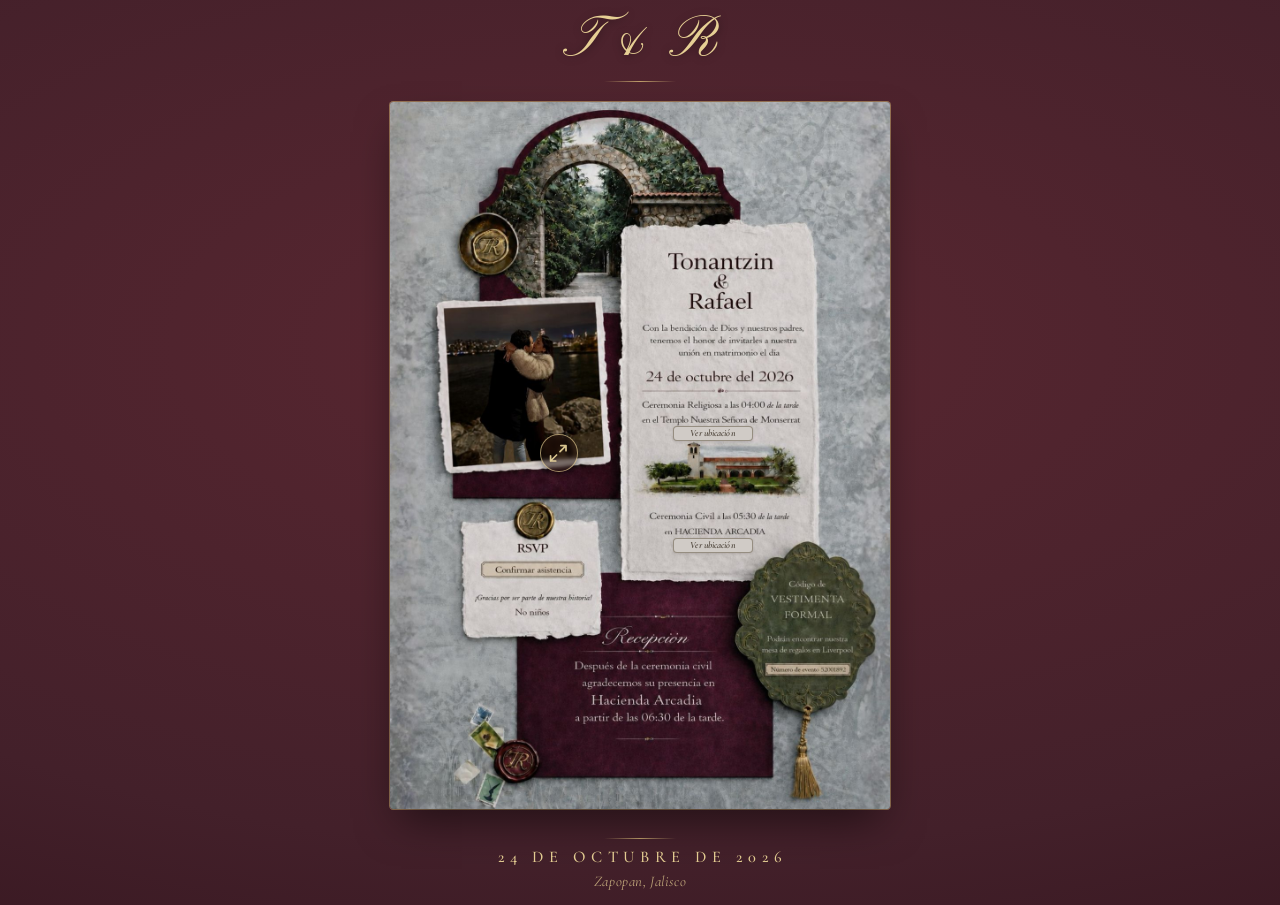
<file: index.html>
<!DOCTYPE html>
<html lang="es">
<head>
  <meta charset="UTF-8" />
  <meta name="viewport" content="width=device-width, initial-scale=1.0, viewport-fit=cover" />
  <title>Tonantzin &amp; Rafael · 24 · X · 2026</title>
  <meta name="description" content="Invitación de boda · Tonantzin y Rafael · 24 de octubre del 2026" />

  <link rel="preconnect" href="https://fonts.googleapis.com" />
  <link rel="preconnect" href="https://fonts.gstatic.com" crossorigin />
  <link href="https://fonts.googleapis.com/css2?family=Cormorant+Garamond:ital,wght@0,500;1,500&family=Pinyon+Script&display=swap" rel="stylesheet" />

  <style>
    *, *::before, *::after { box-sizing: border-box; }
    html, body { margin: 0; padding: 0; }
    img { display: block; max-width: 100%; }

    body {
      min-height: 100vh;
      min-height: 100dvh;
      /* deep wine "mat" so the empty space above/below the photo reads as
         an intentional frame that matches the invitation's wine/gold cards */
      background-color: #43202a;          /* fallback + iOS overscroll color */
      background-image:
        radial-gradient(ellipse 120% 80% at 50% 38%, #5a2731 0%, #43202a 70%, #371720 100%);
      display: flex;
      flex-direction: column;            /* monogram · photo · date stacked */
      align-items: center;
      justify-content: space-between;    /* push the frame text to the edges */
      gap: clamp(0.5rem, 2.2vh, 1.3rem);
      padding:
        calc(0.9rem + env(safe-area-inset-top)) 0.9rem
        calc(0.9rem + env(safe-area-inset-bottom));
      font-family: Georgia, serif;
    }

    /* ============================================
       INVITATION · photo + clickable overlay
       The container locks to the photo aspect ratio.
       Clickable zones are positioned with % so they
       scale perfectly with the photo on any device.
       ============================================ */
    .invitation {
      position: relative;
      container-type: inline-size;   /* enables cqw units for the RSVP button */
      width: 100%;
      max-width: 500px;
      box-shadow:
        0 1.2rem 2.6rem -0.6rem rgba(0,0,0,0.55),
        0 0 0 1px rgba(212,181,118,0.55);   /* thin gold frame line */
      border-radius: 0.2rem;
      overflow: hidden;
    }
    .invitation__img {
      width: 100%;
      height: auto;
      display: block;
    }

    /* ============================================
       FRAME · monogram (top) + date & place (bottom)
       Fills the bands above/below the photo so the
       wine space reads as a deliberate mat.
       ============================================ */
    .frame {
      width: 100%;
      max-width: 500px;
      text-align: center;
      color: #e0c98f;
      flex: 0 0 auto;
    }
    .monogram {
      font-family: 'Pinyon Script', 'Cormorant Garamond', cursive;
      font-size: clamp(2.6rem, 12vw, 3.6rem);
      line-height: 1;
      margin: 0;
      color: #e6cf94;
      text-shadow: 0 1px 8px rgba(0,0,0,0.4);
    }
    .frame__rule {
      width: 4.5rem; height: 1px; border: 0; margin: 0.55rem auto 0;
      background: linear-gradient(90deg, transparent, rgba(212,181,118,0.85), transparent);
    }
    .frame__date {
      font-family: 'Cormorant Garamond', Georgia, serif;
      font-weight: 500;
      font-size: clamp(0.82rem, 3.7vw, 1.02rem);
      letter-spacing: 0.34em;
      text-transform: uppercase;
      color: #e6cf94;
      margin: 0;
      padding-left: 0.34em;               /* offset trailing letter-spacing */
    }
    .frame__place {
      font-family: 'Cormorant Garamond', Georgia, serif;
      font-style: italic;
      font-size: clamp(0.74rem, 3.1vw, 0.92rem);
      letter-spacing: 0.04em;
      color: rgba(224,201,143,0.78);
      margin: 0.32rem 0 0;
    }

    /* Each clickable zone */
    .zone {
      position: absolute;
      display: block;
      /* reset so a <button> zone looks identical to the <a> zones */
      appearance: none;
      -webkit-appearance: none;
      border: 0;
      margin: 0;
      padding: 0;
      font: inherit;
      color: inherit;
      border-radius: 0.4rem;
      cursor: pointer;
      text-indent: -9999px;            /* hide accessible label visually */
      overflow: hidden;
      transition:
        background-color 0.25s ease,
        box-shadow 0.25s ease,
        transform 0.25s ease;
      background-color: rgba(212, 181, 118, 0);   /* transparent default */
    }
    .zone:hover,
    .zone:focus-visible {
      background-color: rgba(212, 181, 118, 0.22);
      box-shadow:
        0 0 0 0.12rem rgba(212, 181, 118, 0.65),
        inset 0 0 0.6rem rgba(212, 181, 118, 0.35);
      outline: none;
    }
    .zone:active {
      transform: scale(0.985);
    }

    /* ============================================
       ZONE POSITIONS · expressed as % of the photo
       Photo is 2:3 portrait (1024x1536), so these %
       scale identically on phone and desktop.
       Tuned visually against the reference image.
       ============================================ */

    /* TEMPLO · "Ceremonia Religiosa… Templo Nuestra Señora de Monserrat" → Google Maps */
    .zone--templo {
      top: 41.8%;
      left: 47%;
      width: 41%;
      height: 4.7%;
    }

    /* HACIENDA · "Hacienda Arcadia… 06:30" en la tarjeta Recepción → Google Maps */
    .zone--hacienda {
      top: 84%;
      left: 30%;
      width: 31%;
      height: 4.6%;
    }

    /* LIVERPOOL · dress code + event number (green fan-tag) → Mesa de regalos */
    .zone--liverpool {
      top: 61%;
      left: 69%;
      width: 27%;
      height: 22%;
    }

    /* ============================================
       RSVP · VISIBLE elegant button overlaid on the
       photo, covering the "será enviada en los próximos
       días" line of the RSVP card. Opens the bottom sheet.
       Font uses cqw so it scales with the photo.
       ============================================ */
    /* RSVP · invisible zone over the "Confirmar asistencia" button that is
       printed in the artwork → opens the bottom sheet */
    .zone--rsvp {
      top: 64.7%;
      left: 12.5%;
      width: 25%;
      height: 3.8%;
    }

    /* COUPLE PHOTO · invisible zone over the Polaroid → opens the gallery */
    .zone--foto {
      top: 28%;
      left: 8.5%;
      width: 31%;
      height: 26%;
    }
    /* small elegant "expand" badge hinting the photo opens a gallery */
    .foto-badge {
      position: absolute;
      top: 47%;
      left: 30%;
      width: 7.5cqw;
      height: 7.5cqw;
      display: flex;
      align-items: center;
      justify-content: center;
      border-radius: 50%;
      color: #e9d49a;
      background: rgba(40, 20, 12, 0.5);
      border: 1px solid rgba(230, 207, 148, 0.7);
      box-shadow: 0 2px 6px rgba(0, 0, 0, 0.45);
      -webkit-backdrop-filter: blur(2px);
      backdrop-filter: blur(2px);
      pointer-events: none;              /* taps fall through to .zone--foto */
      opacity: 0.92;
    }
    .foto-badge svg { display: block; width: 58%; height: 58%; }

    /* "Ver ubicación" · botón papelería que TAPA el texto erróneo
       "Guadalajara, Jalisco" (bajo Hacienda Arcadia) → Google Maps */
    .loc-btn {
      position: absolute;
      top: 61.7%;
      left: 56.5%;
      width: 16%;
      height: 2.1%;
      display: flex;
      align-items: center;
      justify-content: center;
      text-align: center;
      text-decoration: none;
      padding: 0 0.3em;
      border: 1px solid rgba(95, 82, 62, 0.5);   /* línea café apagada, no dorado vivo */
      border-radius: 0.25rem;
      background: #d0cbc6;                        /* igual al papel gris envejecido */
      color: #4a4036;                            /* tinta café oscura, apagada */
      font-family: 'Cormorant Garamond', Georgia, serif;
      font-weight: 600;
      font-style: italic;
      font-size: 0.42rem;                        /* fallback si no hay cqw */
      font-size: clamp(0.32rem, 1.9cqw, 0.62rem);
      line-height: 1;
      letter-spacing: 0.01em;
      cursor: pointer;
      box-shadow: 0 0.05rem 0.18rem rgba(40, 30, 20, 0.18);  /* sombra muy suave, sin brillo */
      transition: background 0.2s ease, transform 0.12s ease, box-shadow 0.2s ease;
    }
    .loc-btn:hover {
      background: #d9d4cf;
      box-shadow: 0 0.1rem 0.28rem rgba(40, 30, 20, 0.28);
    }
    .loc-btn:active { transform: scale(0.97); }
    .loc-btn:focus-visible { outline: none; box-shadow: 0 0 0 0.12rem rgba(95, 82, 62, 0.75); }

    /* Mismo diseño, colocado debajo del texto "Templo Nuestra Señora
       de Monserrat" → Google Maps */
    .loc-btn--templo {
      top: 45.8%;
      left: 56.5%;
      width: 16%;
      height: 2.1%;
    }

    /* Tooltip with the destination, visible on hover/focus */
    .zone::after {
      content: attr(data-tip);
      position: absolute;
      left: 50%;
      bottom: calc(100% + 0.4rem);
      transform: translateX(-50%);
      font-family: 'Cormorant SC', Georgia, serif;
      font-size: 0.62rem;
      letter-spacing: 0.18em;
      text-transform: uppercase;
      text-indent: 0;
      color: #F1E7D3;
      background: rgba(28, 16, 8, 0.92);
      padding: 0.35rem 0.65rem;
      border-radius: 0.2rem;
      white-space: nowrap;
      opacity: 0;
      pointer-events: none;
      transition: opacity 0.2s ease;
      box-shadow: 0 0.3rem 0.8rem rgba(0,0,0,0.4);
    }
    .zone:hover::after,
    .zone:focus-visible::after { opacity: 1; }

    /* ============================================
       MOBILE / TOUCH · keep the zones fully invisible so
       they never cover the artwork. Some touch browsers
       emulate :hover on the first tap — suppress it here.
       The zones stay clickable, just not painted.
       ============================================ */
    @media (hover: none) {
      .zone:hover,
      .zone:focus-visible {
        background-color: rgba(212, 181, 118, 0);
        box-shadow: none;
      }
      .zone::after { display: none; }   /* no tooltip flash on tap */
    }

    /* ============================================
       RSVP · bottom-sheet dialog with a mini form
       Built on the native <dialog> element: free
       backdrop, Escape-to-close and focus handling.
       ============================================ */
    .sheet {
      position: fixed;
      left: 0; right: 0; bottom: 0; top: auto;
      margin: 0 auto;
      width: 100%;
      max-width: 460px;
      max-height: 92dvh;
      overflow: hidden;
      padding: 0;
      border: 0;
      border-radius: 1.1rem 1.1rem 0 0;
      background: #F3EAD7;
      color: #2a1a10;
      box-shadow: 0 -0.6rem 2.4rem rgba(15,8,4,0.45);
    }
    .sheet::backdrop {
      background: rgba(20, 12, 6, 0.55);
      backdrop-filter: blur(2px);
      -webkit-backdrop-filter: blur(2px);
    }
    @keyframes sheetUp   { from { transform: translateY(100%); } to { transform: translateY(0); } }
    @keyframes sheetFade { from { opacity: 0; } to { opacity: 1; } }
    .sheet[open]            { animation: sheetUp   0.32s cubic-bezier(.22,.61,.36,1); }
    .sheet[open]::backdrop  { animation: sheetFade 0.32s ease; }
    @media (prefers-reduced-motion: reduce) {
      .sheet[open], .sheet[open]::backdrop { animation: none; }
    }

    .sheet__inner {
      max-height: 92dvh;
      overflow-y: auto;
      padding: 0.4rem 1.4rem calc(1.4rem + env(safe-area-inset-bottom));
      font-family: Georgia, serif;
    }
    .sheet__grip {
      width: 2.6rem; height: 0.28rem;
      background: rgba(42,26,16,0.22);
      border-radius: 999px;
      margin: 0.55rem auto 0.2rem;
    }
    .sheet__close {
      position: absolute; top: 0.7rem; right: 0.9rem;
      width: 2rem; height: 2rem; border: 0; border-radius: 999px;
      background: rgba(42,26,16,0.06); color: #5a2330;
      font-size: 1.25rem; line-height: 1; cursor: pointer; z-index: 2;
    }
    .sheet__close:hover { background: rgba(42,26,16,0.12); }

    .sheet__head { text-align: center; margin: 0.2rem 0 1.1rem; }
    .sheet__title {
      font-family: 'Cormorant SC', Georgia, serif;
      font-size: 1.55rem; letter-spacing: 0.04em; margin: 0; color: #5a2330;
    }
    .sheet__sub { font-size: 0.82rem; color: #6b5947; margin: 0.25rem 0 0; font-style: italic; }

    /* el bloque que no corresponde a la variante (1 ó 2 personas) se oculta */
    [hidden] { display: none !important; }

    .field { margin-bottom: 0.95rem; }
    .field > label {
      display: block; font-size: 0.74rem; letter-spacing: 0.06em;
      text-transform: uppercase; color: #6b5947; margin-bottom: 0.35rem;
    }
    .field input[type="text"],
    .field input[type="number"] {
      width: 100%; padding: 0.7rem 0.8rem;
      border: 1px solid #cdbfa6; border-radius: 0.5rem;
      background: #fffdf8; color: #2a1a10;
      font-family: Georgia, serif; font-size: 1rem;
    }
    .field input:focus {
      outline: none; border-color: #b8964f;
      box-shadow: 0 0 0 3px rgba(184,150,79,0.25);
    }

    /* segmented Sí / No control */
    .seg { display: flex; gap: 0.5rem; }
    .seg label {
      flex: 1; text-align: center; cursor: pointer;
      padding: 0.65rem 0.5rem; border: 1px solid #cdbfa6;
      border-radius: 0.5rem; background: #fffdf8; color: #2a1a10;
      font-size: 0.95rem; transition: background 0.18s ease, color 0.18s ease, border-color 0.18s ease;
    }
    .seg input { position: absolute; opacity: 0; width: 0; height: 0; pointer-events: none; }
    .seg input:checked + label { background: #5a2330; color: #F3EAD7; border-color: #5a2330; }
    .seg input:focus-visible + label { box-shadow: 0 0 0 3px rgba(184,150,79,0.35); }

    .sheet__submit {
      width: 100%; padding: 0.85rem; margin-top: 0.4rem;
      border: 0; border-radius: 0.6rem; cursor: pointer;
      background: #5a2330; color: #F3EAD7;
      font-family: 'Cormorant SC', Georgia, serif;
      font-size: 1rem; letter-spacing: 0.1em; text-transform: uppercase;
      transition: background 0.2s ease, transform 0.1s ease;
    }
    .sheet__submit:hover { background: #6e2b3a; }
    .sheet__submit:active { transform: scale(0.99); }
    .sheet__submit[disabled] { opacity: 0.6; cursor: default; }

    /* nota "el boleto es personal" */
    .sheet__note {
      margin: 0 0 0.9rem;
      text-align: center;
      font-family: 'Cormorant Garamond', Georgia, serif;
      font-style: italic;
      font-size: 0.84rem;
      letter-spacing: 0.02em;
      color: #8a6d52;
    }

    .field__err { color: #9b2c2c; font-size: 0.75rem; margin-top: 0.3rem; display: none; }
    .field.invalid .field__err { display: block; }

    /* error de envío (falló la red / no llegó a Google) */
    .sheet__senderr {
      display: none;
      margin: 0 0 0.9rem;
      padding: 0.6rem 0.8rem;
      border: 1px solid #9b2c2c;
      border-radius: 8px;
      background: rgba(155, 44, 44, 0.07);
      color: #9b2c2c;
      font-size: 0.82rem;
      text-align: center;
      line-height: 1.4;
    }
    .sheet.send-error .sheet__senderr { display: block; }
    .field.invalid input,
    .field.invalid .seg label { border-color: #9b2c2c; }

    /* success state */
    .sheet__done { text-align: center; padding: 1.4rem 0.5rem 0.6rem; display: none; }
    .sheet.is-done .sheet__form { display: none; }
    .sheet.is-done .sheet__done { display: block; }
    .sheet__done h3 {
      font-family: 'Cormorant SC', Georgia, serif; color: #5a2330;
      font-size: 1.6rem; margin: 0.4rem 0 0.2rem;
    }
    .sheet__done p { color: #4a3a2c; font-size: 0.95rem; margin: 0.2rem 0 0; }
    .sheet__check {
      width: 3.4rem; height: 3.4rem; margin: 0 auto 0.4rem;
      border-radius: 999px; background: #5a2330; color: #F3EAD7;
      display: flex; align-items: center; justify-content: center; font-size: 1.7rem;
    }

    /* ============================================
       GALLERY · elegant fullscreen lightbox / carousel
       Opens when the couple photo is tapped. Swipe on
       touch, arrows on desktop, Escape to close.
       ============================================ */
    .gallery {
      position: fixed;
      inset: 0;
      width: 100vw;
      max-width: 100vw;
      height: 100dvh;
      max-height: 100dvh;
      margin: 0;
      padding: 0;
      border: 0;
      background: transparent;
      overflow: hidden;
    }
    .gallery::backdrop {
      background: rgba(18, 9, 7, 0.93);
      -webkit-backdrop-filter: blur(6px);
      backdrop-filter: blur(6px);
    }
    .gallery__viewport { position: absolute; inset: 0; overflow: hidden; }
    .gallery__track {
      display: flex;
      height: 100%;
      transition: transform 0.45s cubic-bezier(.22,.61,.36,1);
      will-change: transform;
    }
    .gallery__slide {
      flex: 0 0 100%;
      height: 100%;
      display: flex;
      flex-direction: column;
      align-items: center;
      justify-content: center;
      gap: 0.9rem;
      padding:
        calc(3.4rem + env(safe-area-inset-top)) 1.1rem
        calc(3.2rem + env(safe-area-inset-bottom));
    }
    .gallery__img {
      max-width: 100%;
      max-height: 100%;
      width: auto;
      height: auto;
      object-fit: contain;
      border-radius: 0.25rem;
      box-shadow: 0 1.4rem 3rem rgba(0,0,0,0.6), 0 0 0 1px rgba(212,181,118,0.5);
    }
    .gallery__cap {
      margin: 0;
      color: #e6cf94;
      font-family: 'Cormorant Garamond', Georgia, serif;
      font-style: italic;
      font-size: 1.05rem;
      letter-spacing: 0.04em;
      text-align: center;
      min-height: 1.2em;
    }
    .gallery__close,
    .gallery__nav {
      position: absolute;
      z-index: 3;
      display: flex;
      align-items: center;
      justify-content: center;
      color: #e9d49a;
      background: rgba(40, 20, 12, 0.45);
      border: 1px solid rgba(230, 207, 148, 0.5);
      cursor: pointer;
      -webkit-appearance: none;
      appearance: none;
      -webkit-backdrop-filter: blur(2px);
      backdrop-filter: blur(2px);
      transition: background 0.2s ease, transform 0.15s ease;
    }
    .gallery__close {
      top: calc(0.9rem + env(safe-area-inset-top));
      right: 0.9rem;
      width: 2.6rem; height: 2.6rem;
      border-radius: 50%; font-size: 1.5rem; line-height: 1;
    }
    .gallery__nav {
      top: 50%; transform: translateY(-50%);
      width: 2.8rem; height: 2.8rem;
      border-radius: 50%; font-size: 1.9rem; line-height: 1; padding-bottom: 0.15rem;
    }
    .gallery__nav--prev { left: 0.8rem; }
    .gallery__nav--next { right: 0.8rem; }
    .gallery__close:hover,
    .gallery__nav:hover { background: rgba(90, 35, 48, 0.85); }
    .gallery__nav:active { transform: translateY(-50%) scale(0.92); }
    .gallery__counter {
      position: absolute;
      z-index: 3;
      bottom: calc(1rem + env(safe-area-inset-bottom));
      left: 50%;
      transform: translateX(-50%);
      color: #e6cf94;
      font-family: 'Cormorant Garamond', Georgia, serif;
      letter-spacing: 0.28em;
      font-size: 0.82rem;
      padding: 0.3rem 0.85rem 0.3rem 1.1rem;
      background: rgba(40, 20, 12, 0.5);
      border: 1px solid rgba(230, 207, 148, 0.35);
      border-radius: 999px;
    }
    .gallery--single .gallery__nav,
    .gallery--single .gallery__counter { display: none; }
    @media (prefers-reduced-motion: reduce) { .gallery__track { transition: none; } }

    /* Help banner — only shown briefly on first load (sits near the bottom
       so it never collides with the monogram in the top band) */
    .hint {
      position: fixed;
      top: auto;
      bottom: calc(4.4rem + env(safe-area-inset-bottom));
      left: 50%;
      transform: translateX(-50%);
      background: rgba(28, 16, 8, 0.86);
      color: #F1E7D3;
      font-family: 'Cormorant SC', Georgia, serif;
      font-size: 0.7rem;
      letter-spacing: 0.18em;
      text-transform: uppercase;
      padding: 0.55rem 1rem;
      border-radius: 999px;
      box-shadow: 0 0.4rem 1rem rgba(0,0,0,0.35);
      animation: hintFade 6s ease-in-out forwards;
      z-index: 20;
      pointer-events: none;
    }
    @keyframes hintFade {
      0%   { opacity: 0; transform: translateX(-50%) translateY(-0.6rem); }
      10%  { opacity: 1; transform: translateX(-50%) translateY(0); }
      80%  { opacity: 1; transform: translateX(-50%) translateY(0); }
      100% { opacity: 0; transform: translateX(-50%) translateY(-0.6rem); }
    }
  </style>
</head>
<body>

  <p class="hint">Toca la foto, las direcciones o confirma tu asistencia</p>

  <header class="frame frame--top">
    <p class="monogram">T &amp; R</p>
    <hr class="frame__rule" />
  </header>

  <main class="invitation" aria-label="Invitación de boda de Tonantzin y Rafael">
    <img class="invitation__img"
         src="images/invitacion.png"
         alt="Invitación de Tonantzin y Rafael · 24 de octubre del 2026 · Zapopan, Jalisco" />

    <!-- 1 · Templo Nuestra Señora de Monserrat → Google Maps -->
    <a class="zone zone--templo"
       href="https://www.google.com/maps/search/?api=1&query=Templo+Nuestra+Senora+de+Monserrat+Las+Canadas+Zapopan+Jalisco"
       target="_blank"
       rel="noopener noreferrer"
       data-tip="Cómo llegar al Templo"
       aria-label="Cómo llegar al Templo Nuestra Señora de Monserrat">
      Ver dirección del Templo
    </a>

    <!-- 1b · Botón visible "Ver ubicación" debajo del texto del Templo → Google Maps -->
    <a class="loc-btn loc-btn--templo"
       href="https://www.google.com/maps/search/?api=1&query=Templo+Nuestra+Senora+de+Monserrat+Las+Canadas+Zapopan+Jalisco"
       target="_blank"
       rel="noopener noreferrer"
       aria-label="Ver ubicación del Templo Nuestra Señora de Monserrat en el mapa">
      Ver ubicación
    </a>

    <!-- 2 · Hacienda Arcadia → Google Maps -->
    <a class="zone zone--hacienda"
       href="https://www.google.com/maps/search/?api=1&query=Hacienda+Arcadia+La+Tarjea+Zapopan+Jalisco"
       target="_blank"
       rel="noopener noreferrer"
       data-tip="Cómo llegar a la Hacienda"
       aria-label="Cómo llegar a Hacienda Arcadia">
      Ver dirección de Hacienda Arcadia
    </a>

    <!-- 3 · Liverpool / Mesa de regalos -->
    <a class="zone zone--liverpool"
       href="https://mesaderegalos.liverpool.com.mx/milistaderegalos/52001892"
       target="_blank"
       rel="noopener noreferrer"
       data-tip="Abrir mesa en Liverpool"
       aria-label="Abrir mesa de regalos en Liverpool, evento 52001892">
      Abrir mesa de regalos en Liverpool
    </a>

    <!-- 4 · RSVP → zona invisible sobre el botón "Confirmar asistencia" impreso en la imagen -->
    <button type="button"
       class="zone zone--rsvp"
       id="rsvpOpen"
       data-tip="Confirmar asistencia"
       aria-haspopup="dialog"
       aria-controls="rsvpSheet"
       aria-label="Confirmar asistencia">
      Confirmar asistencia
    </button>

    <!-- 5 · Foto de la pareja → galería de imágenes -->
    <button type="button"
       class="zone zone--foto"
       id="galleryOpen"
       data-tip="Ver galería"
       aria-haspopup="dialog"
       aria-controls="gallery"
       aria-label="Abrir galería de fotos">
      Ver galería de fotos
    </button>
    <span class="foto-badge" aria-hidden="true">
      <svg viewBox="0 0 24 24" fill="none" stroke="currentColor" stroke-width="2"
           stroke-linecap="round" stroke-linejoin="round">
        <path d="M15 3h6v6M9 21H3v-6M21 3l-7 7M3 21l7-7" />
      </svg>
    </span>

    <!-- 6 · "Ver ubicación" → tapa el texto erróneo "Guadalajara, Jalisco" → Google Maps -->
    <a class="loc-btn"
       href="https://www.google.com/maps/search/?api=1&query=Hacienda+Arcadia+La+Tarjea+Zapopan+Jalisco"
       target="_blank"
       rel="noopener noreferrer"
       aria-label="Ver ubicación de Hacienda Arcadia en el mapa">
      Ver ubicación
    </a>

  </main>

  <footer class="frame frame--bot">
    <hr class="frame__rule" style="margin-bottom:0.55rem" />
    <p class="frame__date">24 de Octubre de 2026</p>
    <p class="frame__place">Zapopan, Jalisco</p>
  </footer>

  <!-- ============================================================
       RSVP · bottom sheet (native <dialog>)
       Envía a Google Forms con fetch; si falla, muestra error y reintento.
       ============================================================ -->
  <dialog class="sheet" id="rsvpSheet" aria-labelledby="rsvpTitle">
    <button type="button" class="sheet__close" id="rsvpClose" aria-label="Cerrar">&times;</button>
    <div class="sheet__inner">
      <div class="sheet__grip" aria-hidden="true"></div>

      <form class="sheet__form" id="rsvpForm" method="POST" novalidate>
        <div class="sheet__head">
          <h2 class="sheet__title" id="rsvpTitle">Confirmar asistencia</h2>
          <p class="sheet__sub">Tonantzin &amp; Rafael · 24 de octubre 2026</p>
        </div>

        <div class="field" id="f-nombre">
          <label for="rsvp-nombre">Nombre completo</label>
          <input type="text" id="rsvp-nombre"
                 autocomplete="name" maxlength="80"
                 placeholder="Nombre completo" />
          <p class="field__err">Escribe tu nombre, por favor.</p>
        </div>

        <!-- VARIANTE 1 PERSONA (?p=1 · default) · sí / no asistiré -->
        <div class="field" id="f-asiste" hidden>
          <label>¿Nos acompañarás?</label>
          <div class="seg">
            <input type="radio" name="ui-asiste" id="as-si" value="si" />
            <label for="as-si">Sí, asistiré</label>
            <input type="radio" name="ui-asiste" id="as-no" value="no" />
            <label for="as-no">No podré ir</label>
          </div>
          <p class="field__err">Indícanos si podrás acompañarnos.</p>
        </div>

        <!-- VARIANTE 2 PERSONAS (?p=2) · cuántos lugares se ocupan -->
        <div class="field" id="f-personas" hidden>
          <label>¿Cuántas personas asistirán?</label>
          <div class="seg">
            <input type="radio" name="ui-personas" id="per-1" value="1 Persona" />
            <label for="per-1">1 persona</label>
            <input type="radio" name="ui-personas" id="per-2" value="2 Personas" />
            <label for="per-2">2 personas</label>
          </div>
          <p class="field__err">Indica cuántas personas asistirán.</p>
        </div>

        <p class="sheet__note" id="rsvpNote">Tu boleto es personal · admite 1 persona.</p>

        <!-- valores reales que viajan a Google Forms (los llena el JS al enviar) -->
        <input type="hidden" data-field="nombre"   id="nombreOut" />
        <input type="hidden" data-field="personas" id="personasOut" />

        <p class="sheet__senderr" id="rsvpSendErr" role="alert">
          No pudimos enviar tu confirmación. Revisa tu conexión e inténtalo de nuevo, por favor.
        </p>

        <button type="submit" class="sheet__submit" id="rsvpSubmit">Enviar confirmación</button>
      </form>

      <div class="sheet__done" aria-live="polite">
        <div class="sheet__check" aria-hidden="true">✓</div>
        <h3 id="rsvpDoneTitle">¡Gracias!</h3>
        <p id="rsvpDoneMsg">Tu confirmación quedó registrada.</p>
        <button type="button" class="sheet__submit" id="rsvpDoneClose" style="margin-top:1.1rem;">Cerrar</button>
      </div>
    </div>
  </dialog>

  <!-- ============================================================
       GALERÍA · lightbox a pantalla completa (se llena desde JS)
       ============================================================ -->
  <dialog class="gallery" id="gallery" aria-label="Galería de fotos de Tonantzin y Rafael">
    <div class="gallery__viewport">
      <div class="gallery__track" id="galTrack"></div>
    </div>
    <button type="button" class="gallery__nav gallery__nav--prev" id="galPrev" aria-label="Foto anterior">&#8249;</button>
    <button type="button" class="gallery__nav gallery__nav--next" id="galNext" aria-label="Foto siguiente">&#8250;</button>
    <button type="button" class="gallery__close" id="galClose" aria-label="Cerrar galería">&times;</button>
    <p class="gallery__counter" id="galCounter"></p>
  </dialog>

  <script>
  (function () {
    /* ============================================================
       CONFIG · Google Forms  ── PEGA AQUÍ TUS DATOS
       Cómo obtenerlos:
       1) Crea un Google Form con 2 preguntas, en este orden:
            · "Nombre"              → Respuesta corta
            · "¿Cuántas personas?"  → Opción múltiple, opciones EXACTAS: 1 Persona / 2 Personas
       2) En el Form: ⋮ (arriba dcha) → "Obtener vínculo prerrellenado",
          escribe valores de ejemplo y pulsa "Obtener vínculo". El enlace
          generado contiene entry.XXXXXXX=... para cada pregunta: esos son
          los IDs de abajo. El FORM_ID es el tramo /d/e/FORM_ID/ del enlace.
       3) Vincula respuestas a Sheets (pestaña Respuestas → icono de Sheets).
       ============================================================ */
    const RSVP = {
      action: "https://docs.google.com/forms/d/e/1FAIpQLSf7PNIkcYUSNhlUjah81PgUOuWaVPYcwVTFZKg8ffgryYqoDg/formResponse",
      entry: {
        nombre:   "entry.1381815778",
        personas: "entry.996814570"
      },
      /* Si en el Google Form agregas una tercera opción a "¿Cuántas personas?"
         (por ejemplo "No asistiré"), escribe aquí ese texto EXACTO y las
         respuestas negativas se guardarán en su propia columna. Si lo dejas
         vacío, el "no" se marca como prefijo en el nombre para no romper el
         Form (que solo acepta "1 Persona" / "2 Personas"). */
      noAsisteValue: ""
    };
    /* ============================================================
       VARIANTE DE INVITACIÓN · se elige con ?p= en la URL
         · tusitio.com/        → 1 persona (default)
         · tusitio.com/?p=1    → 1 persona   (sheet: nombre + sí/no)
         · tusitio.com/?p=2    → 2 personas  (sheet: nombre + 1 ó 2 personas)
       ============================================================ */
    const paramP = new URLSearchParams(window.location.search).get('p');
    const PASES  = String(paramP || '').trim() === '2' ? 2 : 1;

    const sheet   = document.getElementById('rsvpSheet');
    const openBtn = document.getElementById('rsvpOpen');
    if (!sheet || !openBtn) return;

    const form    = document.getElementById('rsvpForm');
    const submit  = document.getElementById('rsvpSubmit');
    const fNombre = document.getElementById('f-nombre');
    const fPers   = document.getElementById('f-personas');
    const fAsiste = document.getElementById('f-asiste');
    const nameInp = document.getElementById('rsvp-nombre');
    const note    = document.getElementById('rsvpNote');
    const nombreOut   = document.getElementById('nombreOut');
    const personasOut = document.getElementById('personasOut');
    const doneMsg   = document.getElementById('rsvpDoneMsg');
    const doneTitle = document.getElementById('rsvpDoneTitle');
    const persRadios   = Array.prototype.slice.call(form.querySelectorAll('input[name="ui-personas"]'));
    const asisteRadios = Array.prototype.slice.call(form.querySelectorAll('input[name="ui-asiste"]'));

    // Wire the Google Form action + field names from CONFIG (single edit point)
    form.action = RSVP.action;
    form.querySelectorAll('[data-field]').forEach(function (el) {
      el.name = RSVP.entry[el.dataset.field] || el.dataset.field;
    });
    const configured = RSVP.action.indexOf('REEMPLAZA') === -1;
    const canDialog = typeof sheet.showModal === 'function';

    /* --- arma el bottom sheet según la variante ------------------ */
    const isPareja = PASES === 2;
    fPers.hidden   = !isPareja;
    fAsiste.hidden = isPareja;
    note.textContent = isPareja
      ? 'Tu boleto admite máximo 2 personas.'
      : 'Tu boleto es personal · admite 1 persona.';

    // el grupo de radios que aplica en esta variante
    const activeGroup  = isPareja ? fPers : fAsiste;
    const activeRadios = isPareja ? persRadios : asisteRadios;
    function checked() { return activeRadios.filter(function (r) { return r.checked; })[0]; }

    function openSheet()  { canDialog ? sheet.showModal() : sheet.setAttribute('open', ''); }
    function closeSheet() { canDialog ? sheet.close() : sheet.removeAttribute('open'); }

    openBtn.addEventListener('click', openSheet);
    document.getElementById('rsvpClose').addEventListener('click', closeSheet);
    document.getElementById('rsvpDoneClose').addEventListener('click', closeSheet);
    sheet.addEventListener('click', function (e) { if (e.target === sheet) closeSheet(); });

    // limpiar el error al elegir una opción
    activeRadios.forEach(function (r) {
      r.addEventListener('change', function () { activeGroup.classList.remove('invalid'); });
    });
    nameInp.addEventListener('input', function () { fNombre.classList.remove('invalid'); });

    function validate() {
      let ok = true;
      if (!nameInp.value.trim()) { fNombre.classList.add('invalid'); ok = false; }
      else fNombre.classList.remove('invalid');

      if (!checked()) { activeGroup.classList.add('invalid'); ok = false; }
      else activeGroup.classList.remove('invalid');

      return ok;
    }

    let sending = false;
    let asistira = true;
    form.addEventListener('submit', function (e) {
      e.preventDefault();
      if (sending) return;
      if (!validate()) return;
      if (!configured) {
        alert('Falta conectar el Google Form: edita el bloque CONFIG (sección Google Forms) en el HTML.');
        return;
      }

      // volcar la respuesta de la UI a los campos que entiende el Google Form
      const nombre = nameInp.value.trim();
      if (isPareja) {
        asistira = true;
        nombreOut.value   = nombre;
        personasOut.value = checked().value;          // "1 Persona" | "2 Personas"
      } else {
        asistira = checked().value === 'si';
        if (asistira) {
          nombreOut.value   = nombre;
          personasOut.value = '1 Persona';
        } else if (RSVP.noAsisteValue) {
          nombreOut.value   = nombre;
          personasOut.value = RSVP.noAsisteValue;
        } else {
          // el Form solo acepta "1 Persona"/"2 Personas": marcamos el no en el nombre
          nombreOut.value   = 'NO ASISTE · ' + nombre;
          personasOut.value = '1 Persona';
        }
      }

      /* Envío con fetch: a diferencia del iframe (que "cargaba" igual con
         éxito o error), fetch rechaza si el POST no llega a Google (sin red,
         bloqueadores, timeout), y ahí mostramos error + reintentar. La
         respuesta es opaca (no-cors), así que si llega, se da por registrada. */
      sending = true;
      sheet.classList.remove('send-error');
      submit.disabled = true;
      submit.textContent = 'Enviando…';

      const body = new URLSearchParams();
      body.append(RSVP.entry.nombre,   nombreOut.value);
      body.append(RSVP.entry.personas, personasOut.value);

      const ctrl  = ('AbortController' in window) ? new AbortController() : null;
      const timer = ctrl && setTimeout(function () { ctrl.abort(); }, 15000);

      fetch(RSVP.action, {
        method: 'POST',
        mode: 'no-cors',
        body: body,
        signal: ctrl ? ctrl.signal : undefined
      }).then(function () {
        doneTitle.textContent = asistira ? '¡Gracias!' : '¡Gracias por avisar!';
        doneMsg.textContent = asistira
          ? '¡Te esperamos el 24 de octubre! Tu confirmación quedó registrada.'
          : 'Qué pena que no puedas acompañarnos. Gracias por avisarnos.';
        sheet.classList.add('is-done');
      }).catch(function () {
        sheet.classList.add('send-error');
        submit.textContent = 'Reintentar envío';
      }).finally(function () {
        if (timer) clearTimeout(timer);
        sending = false;
        submit.disabled = false;
        if (!sheet.classList.contains('is-done')) return;
        submit.textContent = 'Enviar confirmación';
      });
    });
  })();
  </script>

  <script>
  (function () {
    /* ============================================================
       GALERÍA · lista de fotos. Para agregar/quitar: deja el
       archivo en images/ y edítalo aquí (cap = pie de foto opcional).
       ============================================================ */
    const GALLERY = [
      { src: "images/couple.jpeg",   cap: "Tonantzin & Rafael" },
      { src: "images/propuesta.jpg", cap: "" },
      { src: "images/anillo.jpg",    cap: "" },
      { src: "images/beso.jpg",      cap: "" }
    ];
    /* ============================================================ */

    const dlg = document.getElementById('gallery');
    const openBtn = document.getElementById('galleryOpen');
    if (!dlg || !openBtn || !GALLERY.length) return;

    const track = document.getElementById('galTrack');
    const counter = document.getElementById('galCounter');
    const canDialog = typeof dlg.showModal === 'function';
    let idx = 0;

    GALLERY.forEach(function (item) {
      const slide = document.createElement('div');
      slide.className = 'gallery__slide';
      const img = document.createElement('img');
      img.className = 'gallery__img';
      img.src = item.src;
      img.alt = item.cap || 'Foto de Tonantzin y Rafael';
      img.loading = 'lazy';
      slide.appendChild(img);
      if (item.cap) {
        const cap = document.createElement('p');
        cap.className = 'gallery__cap';
        cap.textContent = item.cap;
        slide.appendChild(cap);
      }
      track.appendChild(slide);
    });
    if (GALLERY.length < 2) dlg.classList.add('gallery--single');

    function update() {
      track.style.transform = 'translateX(' + (-idx * 100) + '%)';
      counter.textContent = (idx + 1) + ' / ' + GALLERY.length;
    }
    function go(n) { idx = (n + GALLERY.length) % GALLERY.length; update(); }
    function open() { idx = 0; update(); canDialog ? dlg.showModal() : dlg.setAttribute('open', ''); }
    function close() { canDialog ? dlg.close() : dlg.removeAttribute('open'); }

    openBtn.addEventListener('click', open);
    document.getElementById('galClose').addEventListener('click', close);
    document.getElementById('galPrev').addEventListener('click', function () { go(idx - 1); });
    document.getElementById('galNext').addEventListener('click', function () { go(idx + 1); });

    // tap on the dark margin (not the image) closes
    dlg.addEventListener('click', function (e) {
      const t = e.target;
      if (t === dlg || t.classList.contains('gallery__slide') ||
          t.classList.contains('gallery__viewport') || t.classList.contains('gallery__track')) close();
    });
    dlg.addEventListener('keydown', function (e) {
      if (e.key === 'ArrowRight') go(idx + 1);
      else if (e.key === 'ArrowLeft') go(idx - 1);
    });

    // swipe (touch)
    let x0 = null;
    dlg.addEventListener('touchstart', function (e) { x0 = e.touches[0].clientX; }, { passive: true });
    dlg.addEventListener('touchend', function (e) {
      if (x0 === null) return;
      const dx = e.changedTouches[0].clientX - x0;
      if (Math.abs(dx) > 45) go(dx < 0 ? idx + 1 : idx - 1);
      x0 = null;
    }, { passive: true });
  })();
  </script>

</body>
</html>
</file>
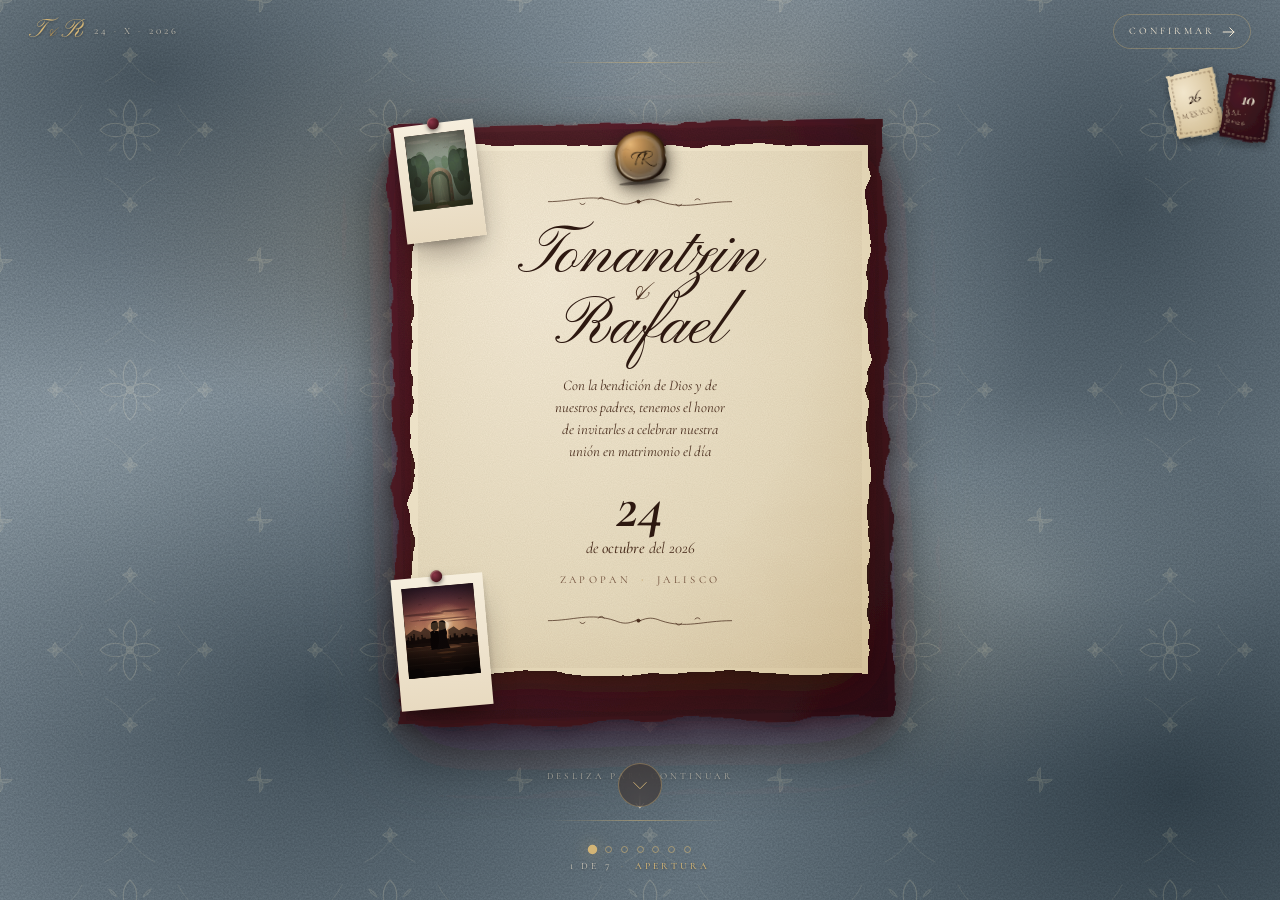
<file: invitacion-completa.html>
<!DOCTYPE html>
<html lang="es">
<head>
  <meta charset="UTF-8" />
  <meta name="viewport" content="width=device-width, initial-scale=1.0, viewport-fit=cover" />
  <title>Tonantzin &amp; Rafael · 24 · X · 2026</title>
  <meta name="description" content="Invitación de boda · Tonantzin y Rafael · 24 de octubre del 2026 · Zapopan, Jalisco." />
  <meta name="theme-color" content="#8E9CA4" />
  <link rel="preconnect" href="https://fonts.googleapis.com" />
  <link rel="preconnect" href="https://fonts.gstatic.com" crossorigin />
  <link href="https://fonts.googleapis.com/css2?family=Allura&family=Cinzel:wght@500;600;700&family=Cormorant+Garamond:ital,wght@0,400;0,500;0,600;0,700;1,400;1,500;1,600;1,700&family=Cormorant+SC:wght@400;500;600&family=Italianno&family=Pinyon+Script&family=Tangerine:wght@400;700&display=swap" rel="stylesheet" />
  <link rel="stylesheet" href="styles.css" />
</head>
<body>

  <!-- ============================================
       SVG DEFINITIONS
       ============================================ -->
  <svg class="svg-defs" aria-hidden="true" focusable="false">
    <defs>
      <filter id="paperGrain" x="0%" y="0%" width="100%" height="100%">
        <feTurbulence type="fractalNoise" baseFrequency="0.85" numOctaves="2" seed="3" />
        <feColorMatrix values="0 0 0 0 0.18  0 0 0 0 0.10  0 0 0 0 0.06  0 0 0 0.10 0" />
        <feComposite operator="in" in2="SourceGraphic" />
      </filter>

      <filter id="deckle">
        <feTurbulence type="fractalNoise" baseFrequency="0.013 0.026" numOctaves="3" seed="7" result="noise" />
        <feDisplacementMap in="SourceGraphic" in2="noise" scale="16" />
      </filter>

      <filter id="deckleSoft">
        <feTurbulence type="fractalNoise" baseFrequency="0.02 0.04" numOctaves="2" seed="5" result="noise" />
        <feDisplacementMap in="SourceGraphic" in2="noise" scale="8" />
      </filter>

      <filter id="waxRelief" x="-10%" y="-10%" width="120%" height="120%">
        <feTurbulence type="fractalNoise" baseFrequency="0.9" numOctaves="2" seed="4" result="bumps" />
        <feDiffuseLighting in="bumps" lighting-color="#fff5d8" surfaceScale="2.5" diffuseConstant="1.4" result="light">
          <feDistantLight azimuth="135" elevation="50" />
        </feDiffuseLighting>
        <feComposite in="light" in2="SourceGraphic" operator="in" result="lit" />
        <feBlend in="SourceGraphic" in2="lit" mode="multiply" />
      </filter>

      <radialGradient id="waxBody" cx="32%" cy="24%" r="82%">
        <stop offset="0%" stop-color="#D9A968" />
        <stop offset="22%" stop-color="#B68240" />
        <stop offset="55%" stop-color="#7A5318" />
        <stop offset="80%" stop-color="#4A2E0F" />
        <stop offset="100%" stop-color="#1F1107" />
      </radialGradient>

      <radialGradient id="waxVignette" cx="50%" cy="50%" r="52%">
        <stop offset="65%" stop-color="rgba(255,255,255,0)" />
        <stop offset="95%" stop-color="rgba(20,10,2,0.4)" />
        <stop offset="100%" stop-color="rgba(10,5,2,0.7)" />
      </radialGradient>

      <!-- True 3D bevel filter (specular lighting follows surface) -->
      <filter id="waxRaised" x="-8%" y="-8%" width="116%" height="116%">
        <feGaussianBlur in="SourceAlpha" stdDeviation="1.6" result="blur" />
        <feSpecularLighting in="blur" surfaceScale="5" specularConstant="1" specularExponent="22" lighting-color="#FFEAC4" result="spec">
          <feDistantLight azimuth="135" elevation="38" />
        </feSpecularLighting>
        <feComposite in="spec" in2="SourceAlpha" operator="in" result="specClipped" />
        <feComposite in="SourceGraphic" in2="specClipped" operator="arithmetic" k1="0" k2="1" k3="1" k4="0" />
      </filter>

      <!-- Engraved (debossed) filter for the monogram -->
      <filter id="waxEngraved">
        <feGaussianBlur in="SourceAlpha" stdDeviation="0.55" result="b" />
        <feSpecularLighting in="b" surfaceScale="-3.5" specularConstant="0.95" specularExponent="26" lighting-color="#FFE5BC" result="s">
          <feDistantLight azimuth="135" elevation="32" />
        </feSpecularLighting>
        <feComposite in="s" in2="SourceAlpha" operator="in" result="sc" />
        <feComposite in="SourceGraphic" in2="sc" operator="arithmetic" k1="0" k2="1" k3="1" k4="0" />
      </filter>

      <!-- Fine surface grain for the wax -->
      <filter id="waxGrain">
        <feTurbulence type="fractalNoise" baseFrequency="2.2" numOctaves="2" seed="6" />
        <feColorMatrix values="0 0 0 0 0.18  0 0 0 0 0.10  0 0 0 0 0.04  0 0 0 0.22 0" />
        <feComposite in2="SourceGraphic" operator="in" />
      </filter>

      <symbol id="flourish" viewBox="0 0 240 28">
        <g fill="none" stroke="currentColor" stroke-width="0.9" stroke-linecap="round" stroke-linejoin="round">
          <path d="M10,14 C40,14 60,4 90,14 C100,18 105,18 115,14" />
          <path d="M120,14 C130,10 135,10 145,14 C175,24 195,14 230,14" />
          <circle cx="118" cy="14" r="1.8" fill="currentColor" />
          <path d="M115,14 C117,12 119,12 121,14" />
          <path d="M119,14 C121,16 119,16 117,14" />
          <path d="M70,11 C72,8 75,8 77,11" />
          <path d="M163,17 C165,20 168,20 170,17" />
          <path d="M48,16 C50,18 52,18 54,16" />
          <path d="M186,12 C188,10 190,10 192,12" />
        </g>
      </symbol>

      <!-- Wax seal · TR monogram, real 3D specular relief -->
      <symbol id="waxSealTR" viewBox="0 0 64 64">
        <!-- Soft contact shadow under the seal -->
        <ellipse cx="34" cy="61" rx="29" ry="2.4" fill="rgba(8,4,2,0.42)" />

        <!-- Wax body with raised 3D bevel (real specular lighting) -->
        <g filter="url(#waxRaised)">
          <path d="M 32,3 C 41,2 50,5.5 55.5,12.5 C 60.5,18 62.5,25.5 60.5,33 C 63,40 60,48 53.5,53 C 48.5,57 41,59.5 33,59.5 C 25,60.5 17,58 11.5,52.5 C 6,47.5 3,40 4.5,32.5 C 2.5,25 6,16 12,11 C 17.5,6 25,3 32,3 Z"
                fill="url(#waxBody)" />
        </g>

        <!-- Edge vignette (rim darkening) -->
        <path d="M 32,3 C 41,2 50,5.5 55.5,12.5 C 60.5,18 62.5,25.5 60.5,33 C 63,40 60,48 53.5,53 C 48.5,57 41,59.5 33,59.5 C 25,60.5 17,58 11.5,52.5 C 6,47.5 3,40 4.5,32.5 C 2.5,25 6,16 12,11 C 17.5,6 25,3 32,3 Z"
              fill="url(#waxVignette)" />

        <!-- Micro-grain texture on wax -->
        <path d="M 32,3 C 41,2 50,5.5 55.5,12.5 C 60.5,18 62.5,25.5 60.5,33 C 63,40 60,48 53.5,53 C 48.5,57 41,59.5 33,59.5 C 25,60.5 17,58 11.5,52.5 C 6,47.5 3,40 4.5,32.5 C 2.5,25 6,16 12,11 C 17.5,6 25,3 32,3 Z"
              fill="rgba(50,30,8,0.5)" filter="url(#waxGrain)" opacity="0.4" />

        <!-- Subtle surface cracks (natural wax imperfections) -->
        <g opacity="0.4" stroke="#1A0E04" stroke-width="0.22" fill="none" stroke-linecap="round">
          <path d="M 13,22 Q 17,20 21,23" />
          <path d="M 43,12 Q 47,11 50,15" />
          <path d="M 50,42 Q 53,40 55,44" />
          <path d="M 10,42 Q 13,44 12,48" />
        </g>

        <!-- Tiny air-bubble inclusions -->
        <g fill="rgba(20,10,2,0.4)">
          <circle cx="20" cy="46" r="0.5" />
          <circle cx="48" cy="22" r="0.42" />
          <circle cx="42" cy="50" r="0.34" />
          <circle cx="15" cy="30" r="0.28" />
          <circle cx="46" cy="38" r="0.3" />
        </g>

        <!-- TR Monogram · Allura (Spencerian), refined dual-layer engraving -->
        <g text-anchor="middle" font-family="'Allura', 'Italianno', cursive" font-weight="400" font-size="24">
          <!-- light highlight (catches inner wall of depression) -->
          <text x="32.4" y="40.4" fill="rgba(245,210,150,0.6)">TR</text>
          <!-- dark engraving (top layer) -->
          <text x="32" y="40" fill="#1A0E04">TR</text>
        </g>
      </symbol>
    </defs>
  </svg>

  <!-- ============================================
       WIZARD SHELL
       ============================================ -->
  <div class="wizard-shell">

    <!-- HEADER · branding + skip a RSVP -->
    <header class="wizard-shell__header">
      <a href="#apertura" class="wizard-shell__brand" data-step-link="0">
        <span class="wizard-shell__monogram">T<i>&amp;</i>R</span>
        <span class="wizard-shell__date">24 · X · 2026</span>
      </a>
      <a href="#confirmar" class="wizard-shell__skip" data-step-link="5">
        <span>Confirmar</span>
        <svg viewBox="0 0 16 12" aria-hidden="true">
          <path d="M1 6h13M9 1l5 5l-5 5" fill="none" stroke="currentColor" stroke-width="1.2" stroke-linecap="round" stroke-linejoin="round" />
        </svg>
      </a>
    </header>

    <!-- WIZARD · steps -->
    <main class="wizard" id="wizard">

      <button class="wizard__arrow wizard__arrow--prev" id="prevBtn" type="button" aria-label="Paso anterior">
        <svg viewBox="0 0 32 32" aria-hidden="true">
          <path d="M6 20L16 10L26 20" fill="none" stroke="currentColor" stroke-width="1.4" stroke-linecap="round" stroke-linejoin="round"/>
        </svg>
      </button>

      <div class="wizard__track" id="wizardTrack">

        <!-- ============================================
             STEP 1 · APERTURA
             ============================================ -->
        <section class="wizard__step scene scene--hero" id="apertura" aria-label="Apertura" data-step="0">
          <div class="wizard__step-content">

            <div class="stamps stamps--hero" aria-hidden="true">
              <div class="stamp stamp--a">
                <span class="stamp__inner">
                  <span class="stamp__num">26</span>
                  <span class="stamp__city">MEXICO</span>
                </span>
              </div>
              <div class="stamp stamp--b">
                <span class="stamp__inner stamp__inner--alt">
                  <span class="stamp__num">10</span>
                  <span class="stamp__city">JAL · 2026</span>
                </span>
              </div>
            </div>

            <div class="hero-collage">

              <figure class="polaroid polaroid--arch" style="--tilt: -7deg;">
                <div class="polaroid__photo polaroid__photo--arch" role="img" aria-label="Arco de piedra en el jardín">
                  <svg viewBox="0 0 100 130" preserveAspectRatio="xMidYMid slice">
                    <defs>
                      <linearGradient id="archSky" x1="0" y1="0" x2="0" y2="1">
                        <stop offset="0%" stop-color="#B4C5BE" />
                        <stop offset="40%" stop-color="#869B92" />
                        <stop offset="100%" stop-color="#506C5C" />
                      </linearGradient>
                      <linearGradient id="archStone" x1="0" y1="0" x2="0" y2="1">
                        <stop offset="0%" stop-color="#A89A82" />
                        <stop offset="55%" stop-color="#8B7D68" />
                        <stop offset="100%" stop-color="#6A5E4C" />
                      </linearGradient>
                      <linearGradient id="archStoneSh" x1="0" y1="0" x2="1" y2="0">
                        <stop offset="0%" stop-color="rgba(60,45,30,0.35)" />
                        <stop offset="45%" stop-color="rgba(60,45,30,0)" />
                        <stop offset="100%" stop-color="rgba(0,0,0,0.45)" />
                      </linearGradient>
                      <radialGradient id="archInGlow" cx="50%" cy="62%" r="55%">
                        <stop offset="0%" stop-color="#E6D5A0" stop-opacity="0.55" />
                        <stop offset="100%" stop-color="#E6D5A0" stop-opacity="0" />
                      </radialGradient>
                      <linearGradient id="archVig" x1="0" y1="0" x2="0" y2="1">
                        <stop offset="0%" stop-color="rgba(15,10,5,0.45)" />
                        <stop offset="40%" stop-color="rgba(15,10,5,0)" />
                        <stop offset="100%" stop-color="rgba(10,5,2,0.55)" />
                      </linearGradient>
                    </defs>
                    <rect width="100" height="130" fill="url(#archSky)" />
                    <!-- clouds -->
                    <ellipse cx="22" cy="14" rx="20" ry="3" fill="#DDE5DE" opacity="0.45" />
                    <ellipse cx="72" cy="9" rx="16" ry="2.5" fill="#DDE5DE" opacity="0.4" />
                    <ellipse cx="85" cy="20" rx="13" ry="1.8" fill="#DDE5DE" opacity="0.32" />
                    <!-- distant horizon -->
                    <path d="M0,52 L18,44 L32,50 L48,40 L62,46 L80,42 L100,46 L100,72 L0,72 Z" fill="#637E70" opacity="0.55" />
                    <!-- background trees (lighter, further) -->
                    <g opacity="0.7">
                      <ellipse cx="8" cy="62" rx="14" ry="22" fill="#4E6856" />
                      <ellipse cx="22" cy="48" rx="10" ry="18" fill="#577760" />
                      <ellipse cx="93" cy="55" rx="14" ry="22" fill="#506E58" />
                      <ellipse cx="78" cy="42" rx="9" ry="16" fill="#587A5E" />
                      <ellipse cx="40" cy="55" rx="6" ry="10" fill="#5D7B62" />
                      <ellipse cx="62" cy="52" rx="6" ry="11" fill="#5A7860" />
                    </g>
                    <!-- main left tree clump -->
                    <g>
                      <ellipse cx="14" cy="74" rx="18" ry="38" fill="#2E4438" />
                      <ellipse cx="22" cy="58" rx="13" ry="24" fill="#3A5044" />
                      <ellipse cx="4" cy="65" rx="10" ry="26" fill="#283A30" />
                      <ellipse cx="18" cy="48" rx="6" ry="9" fill="#3D5642" opacity="0.7" />
                      <ellipse cx="10" cy="45" rx="4" ry="7" fill="#456052" opacity="0.65" />
                      <ellipse cx="26" cy="65" rx="5" ry="8" fill="#3D5642" opacity="0.65" />
                      <ellipse cx="13" cy="80" rx="6" ry="9" fill="#1F2C26" opacity="0.7" />
                      <path d="M 14,90 Q 18,82 22,76" stroke="#1F2C26" stroke-width="0.5" fill="none" opacity="0.5" />
                    </g>
                    <!-- main right tree clump -->
                    <g>
                      <ellipse cx="88" cy="72" rx="16" ry="40" fill="#2D4234" />
                      <ellipse cx="78" cy="56" rx="11" ry="24" fill="#3A5044" />
                      <ellipse cx="98" cy="62" rx="8" ry="28" fill="#243528" />
                      <ellipse cx="82" cy="48" rx="5" ry="8" fill="#3D5642" opacity="0.7" />
                      <ellipse cx="92" cy="42" rx="4" ry="7" fill="#456052" opacity="0.65" />
                      <ellipse cx="74" cy="60" rx="5" ry="8" fill="#3D5642" opacity="0.65" />
                      <ellipse cx="86" cy="78" rx="6" ry="9" fill="#1F2C26" opacity="0.7" />
                    </g>
                    <!-- glow inside arch -->
                    <circle cx="50" cy="85" r="20" fill="url(#archInGlow)" />
                    <!-- arch -->
                    <path d="M 30,130 L 30,80 A 20,20 0 0 1 70,80 L 70,130 Z" fill="url(#archStone)" />
                    <path d="M 35,130 L 35,82 A 15,16 0 0 1 65,82 L 65,130 Z" fill="#3F5847" />
                    <path d="M 38,130 L 38,85 A 12,14 0 0 1 62,85 L 62,130 Z" fill="#9CB098" opacity="0.55" />
                    <ellipse cx="50" cy="120" rx="8" ry="6" fill="#C0D4B0" opacity="0.4" />
                    <!-- voussoir lines (radiating stones around the arch crown) -->
                    <g stroke="#5D5040" stroke-width="0.35" fill="none">
                      <path d="M 35,82 L 31,72" />
                      <path d="M 40,76 L 38,68" />
                      <path d="M 45,73 L 44,65" />
                      <path d="M 50,71 L 50,64" />
                      <path d="M 55,73 L 56,65" />
                      <path d="M 60,76 L 62,68" />
                      <path d="M 65,82 L 69,72" />
                    </g>
                    <!-- stone block courses -->
                    <g stroke="#5D5040" stroke-width="0.3" opacity="0.75">
                      <line x1="30" y1="92" x2="35" y2="92" />
                      <line x1="30" y1="102" x2="35" y2="102" />
                      <line x1="30" y1="112" x2="35" y2="112" />
                      <line x1="30" y1="122" x2="35" y2="122" />
                      <line x1="65" y1="92" x2="70" y2="92" />
                      <line x1="65" y1="102" x2="70" y2="102" />
                      <line x1="65" y1="112" x2="70" y2="112" />
                      <line x1="65" y1="122" x2="70" y2="122" />
                    </g>
                    <!-- left highlight -->
                    <path d="M 30,130 L 30,80 A 20,20 0 0 1 38,68" fill="none" stroke="#C5B59A" stroke-width="0.6" opacity="0.7" />
                    <!-- right shadow overlay -->
                    <path d="M 30,130 L 30,80 A 20,20 0 0 1 70,80 L 70,130 Z" fill="url(#archStoneSh)" />
                    <!-- moss & weathering spots -->
                    <g fill="#3E5642" opacity="0.5">
                      <ellipse cx="32" cy="95" rx="2" ry="3" />
                      <ellipse cx="68" cy="92" rx="2" ry="3" />
                      <ellipse cx="33" cy="115" rx="1.6" ry="2.5" />
                      <ellipse cx="67" cy="108" rx="1.6" ry="2.4" />
                    </g>
                    <!-- climbing vines + leaves -->
                    <g fill="none" stroke="#3D5042" stroke-width="0.4" opacity="0.78">
                      <path d="M 32,128 Q 30,118 32,108 Q 31,98 34,86" />
                      <path d="M 68,128 Q 70,116 68,106 Q 69,94 66,84" />
                    </g>
                    <g fill="#54724E" opacity="0.8">
                      <circle cx="31" cy="118" r="1" />
                      <circle cx="33" cy="108" r="0.9" />
                      <circle cx="32" cy="98" r="1" />
                      <circle cx="35" cy="88" r="0.9" />
                      <circle cx="69" cy="116" r="0.9" />
                      <circle cx="67" cy="106" r="1" />
                      <circle cx="69" cy="94" r="0.9" />
                      <circle cx="66" cy="86" r="1" />
                    </g>
                    <!-- foreground grass + grass blades -->
                    <rect x="0" y="118" width="100" height="12" fill="#4A5A38" />
                    <g stroke="#6A7A4A" stroke-width="0.3" opacity="0.7">
                      <line x1="2" y1="125" x2="3" y2="120" />
                      <line x1="6" y1="126" x2="7" y2="121" />
                      <line x1="11" y1="125" x2="12" y2="120" />
                      <line x1="76" y1="124" x2="77" y2="120" />
                      <line x1="82" y1="125" x2="83" y2="120" />
                      <line x1="89" y1="126" x2="90" y2="121" />
                      <line x1="95" y1="125" x2="96" y2="120" />
                    </g>
                    <!-- stone path -->
                    <path d="M 34,130 L 42,123 L 58,123 L 66,130 Z" fill="#8E7E62" />
                    <path d="M 37,130 L 44,124 L 56,124 L 63,130 Z" fill="#A89880" opacity="0.55" />
                    <g stroke="#5D4F38" stroke-width="0.25" opacity="0.55">
                      <line x1="42" y1="125" x2="58" y2="125" />
                      <line x1="40" y1="128" x2="60" y2="128" />
                    </g>
                    <!-- distant birds -->
                    <g fill="none" stroke="#3D352A" stroke-width="0.4" stroke-linecap="round" opacity="0.7">
                      <path d="M 62,28 Q 64,26 66,28 Q 68,26 70,28" />
                      <path d="M 74,32 Q 75,31 76,32 Q 77,31 78,32" />
                      <path d="M 50,22 Q 51,21 52,22 Q 53,21 54,22" />
                    </g>
                    <!-- diffuse light rays through arch -->
                    <g opacity="0.28">
                      <line x1="50" y1="74" x2="43" y2="122" stroke="#F0E0B8" stroke-width="0.4" />
                      <line x1="50" y1="74" x2="50" y2="125" stroke="#F0E0B8" stroke-width="0.4" />
                      <line x1="50" y1="74" x2="57" y2="122" stroke="#F0E0B8" stroke-width="0.4" />
                    </g>
                    <rect width="100" height="130" fill="url(#archVig)" />
                    <rect width="100" height="130" fill="#C9985E" opacity="0.07" />
                  </svg>
                </div>
              </figure>

              <div class="paper paper--wine paper--deckled paper--underlay" aria-hidden="true"></div>

              <article class="paper paper--cream paper--deckled hero-card">

                <span class="wax-seal wax-seal--top-card" aria-hidden="true">
                  <svg viewBox="0 0 64 64"><use href="#waxSealTR" /></svg>
                </span>

                <svg class="flourish flourish--card-top" viewBox="0 0 240 28" aria-hidden="true">
                  <use href="#flourish" />
                </svg>

                <h1 class="names">
                  <span class="names__line">Tonantzin</span>
                  <span class="names__amp">&amp;</span>
                  <span class="names__line">Rafael</span>
                </h1>

                <p class="hero-intro">
                  Con la bendición de Dios y de nuestros padres,
                  tenemos el honor de invitarles a celebrar
                  nuestra unión en matrimonio el día
                </p>

                <p class="hero-date">
                  <span class="hero-date__day">24</span>
                  <span class="hero-date__rest">de <em>octubre</em> del 2026</span>
                </p>

                <p class="hero-place"><span>Zapopan</span><i>·</i><span>Jalisco</span></p>

                <svg class="flourish flourish--card-bottom" viewBox="0 0 240 28" aria-hidden="true">
                  <use href="#flourish" />
                </svg>
              </article>

              <figure class="polaroid polaroid--couple" style="--tilt: -5deg;">
                <div class="polaroid__photo polaroid__photo--couple" role="img" aria-label="Foto de los novios">
                  <svg viewBox="0 0 100 130" preserveAspectRatio="xMidYMid slice">
                    <defs>
                      <linearGradient id="lakeSky" x1="0" y1="0" x2="0" y2="1">
                        <stop offset="0%" stop-color="#3A2440" />
                        <stop offset="25%" stop-color="#7E4344" />
                        <stop offset="50%" stop-color="#C58662" />
                        <stop offset="68%" stop-color="#A66848" />
                        <stop offset="82%" stop-color="#2E1A14" />
                        <stop offset="100%" stop-color="#0F0808" />
                      </linearGradient>
                      <radialGradient id="lakeSun" cx="55%" cy="48%" r="38%">
                        <stop offset="0%" stop-color="#FFEACE" stop-opacity="0.95" />
                        <stop offset="30%" stop-color="#F4C087" stop-opacity="0.55" />
                        <stop offset="100%" stop-color="#F4C087" stop-opacity="0" />
                      </radialGradient>
                      <linearGradient id="lakeWater" x1="0" y1="0" x2="0" y2="1">
                        <stop offset="0%" stop-color="#3A2418" />
                        <stop offset="50%" stop-color="#180D08" />
                        <stop offset="100%" stop-color="#080404" />
                      </linearGradient>
                      <linearGradient id="lakeVig" x1="0" y1="0" x2="0" y2="1">
                        <stop offset="0%" stop-color="rgba(20,5,5,0.45)" />
                        <stop offset="35%" stop-color="rgba(20,5,5,0)" />
                        <stop offset="100%" stop-color="rgba(10,5,3,0.55)" />
                      </linearGradient>
                    </defs>
                    <rect width="100" height="130" fill="url(#lakeSky)" />
                    <!-- sun glow + visible disc -->
                    <circle cx="55" cy="58" r="40" fill="url(#lakeSun)" />
                    <circle cx="55" cy="58" r="6.5" fill="#FFEACE" opacity="0.85" />
                    <circle cx="55" cy="58" r="3.5" fill="#FFF5DC" />
                    <!-- dark cloud streaks -->
                    <g fill="#3A1E20" opacity="0.55">
                      <ellipse cx="28" cy="40" rx="28" ry="1.8" />
                      <ellipse cx="72" cy="38" rx="20" ry="1.6" />
                      <ellipse cx="50" cy="48" rx="42" ry="0.9" />
                      <ellipse cx="80" cy="52" rx="22" ry="0.7" />
                    </g>
                    <!-- warm cloud highlights -->
                    <g fill="#FFD6A2" opacity="0.4">
                      <ellipse cx="40" cy="44" rx="18" ry="0.7" />
                      <ellipse cx="75" cy="50" rx="14" ry="0.6" />
                    </g>
                    <!-- distant mountains -->
                    <path d="M 0,68 L 12,60 L 22,64 L 28,58 L 35,64 L 35,80 L 0,80 Z" fill="#1E1410" opacity="0.7" />
                    <path d="M 100,68 L 85,62 L 75,66 L 68,60 L 60,64 L 60,80 L 100,80 Z" fill="#1E1410" opacity="0.7" />
                    <!-- city skyline silhouette -->
                    <path d="M0,75 L3,73 L3,70 L5,70 L5,75 L7,75 L7,68 L9,68 L9,71 L11,71 L11,66 L13,66 L13,75 L16,75 L16,71 L19,71 L19,74 L22,74 L22,68 L24,68 L24,72 L28,72 L28,74 L34,74 L34,71 L37,71 L37,75 L39,75 L39,73 L42,73 L42,76 L45,76 L45,72 L48,72 L48,75 L52,75 L52,73 L57,73 L57,76 L60,76 L60,72 L63,72 L63,75 L67,75 L67,70 L70,70 L70,73 L73,73 L73,76 L77,76 L77,72 L80,72 L80,74 L83,74 L83,71 L86,71 L86,74 L89,74 L89,76 L93,76 L93,73 L96,73 L96,75 L100,75 L100,85 L0,85 Z" fill="#0E0806" opacity="0.95" />
                    <!-- window lights in city -->
                    <g fill="#FFD584" opacity="0.55">
                      <rect x="4" y="72" width="0.5" height="0.5" />
                      <rect x="11" y="68" width="0.4" height="0.4" />
                      <rect x="18" y="73" width="0.4" height="0.4" />
                      <rect x="22" y="70" width="0.4" height="0.4" />
                      <rect x="35" y="73" width="0.4" height="0.4" />
                      <rect x="40" y="75" width="0.4" height="0.4" />
                      <rect x="44" y="74" width="0.4" height="0.4" />
                      <rect x="58" y="74" width="0.4" height="0.4" />
                      <rect x="64" y="73" width="0.4" height="0.4" />
                      <rect x="74" y="74" width="0.4" height="0.4" />
                      <rect x="78" y="73" width="0.4" height="0.4" />
                      <rect x="85" y="73" width="0.4" height="0.4" />
                      <rect x="91" y="74" width="0.4" height="0.4" />
                    </g>
                    <!-- water -->
                    <rect y="85" width="100" height="45" fill="url(#lakeWater)" />
                    <!-- sun reflection on water -->
                    <ellipse cx="55" cy="88" rx="22" ry="2" fill="#D49060" opacity="0.45" />
                    <ellipse cx="55" cy="95" rx="14" ry="1.4" fill="#B47040" opacity="0.32" />
                    <ellipse cx="55" cy="102" rx="8" ry="0.9" fill="#90562C" opacity="0.25" />
                    <ellipse cx="55" cy="108" rx="5" ry="0.6" fill="#90562C" opacity="0.18" />
                    <!-- water ripples -->
                    <g stroke="rgba(220,200,160,0.18)" stroke-width="0.35" fill="none">
                      <path d="M0,90 Q25,89 50,90 T100,90" />
                      <path d="M0,100 Q30,99 60,100 T100,100" />
                      <path d="M0,110 Q20,109 45,110 T100,110" />
                      <path d="M0,120 Q35,119 65,120 T100,120" />
                    </g>
                    <!-- couple embracing (anatomic silhouettes) -->
                    <g transform="translate(34, 50)">
                      <g fill="#050202">
                        <path d="M 2.5,7 Q 2,3 5,1 Q 8,-0.5 11,1 Q 13.5,3 13,7 L 13,11 Q 12,12 11,11 L 11,13 L 4,13 L 4,11 Q 3,12 2.5,11 Z" />
                        <rect x="5" y="11" width="3" height="3" />
                        <path d="M 1,15 Q 0,17 0,20 L 0.5,40 L 12.5,40 L 13,20 Q 13,17 12,15 Q 10,13.5 8,13.5 L 5,13.5 Q 3,13.5 1,15 Z" />
                      </g>
                      <path d="M 6,13.5 L 6,17 L 7,17 L 7,13.5 Z" fill="#7A6048" opacity="0.45" />
                      <g fill="#0A0606">
                        <path d="M 13,6 Q 12.5,2 16,0.5 Q 19.5,-0.5 22,1.5 Q 24,4 23,7 L 23,13 Q 24,17 23,20 L 22,17 Q 21,14 18,14 Q 15,14 14,17 L 13,20 Q 12,17 13,13 Z" />
                        <rect x="16.5" y="10" width="3" height="3.5" />
                        <path d="M 13.5,13.5 Q 11.5,15.5 11.5,18.5 L 12.5,24 L 11,32 L 8.5,40 L 27,40 L 24.5,32 L 23,24 L 24,18.5 Q 24,15.5 22,13.5 Z" />
                      </g>
                      <!-- rim light from sun -->
                      <g fill="rgba(255,200,140,0.32)">
                        <ellipse cx="13" cy="6" rx="0.8" ry="3" />
                        <ellipse cx="23" cy="8" rx="0.8" ry="4" />
                        <ellipse cx="0.5" cy="20" rx="0.6" ry="4" />
                        <ellipse cx="27" cy="24" rx="0.6" ry="4" />
                      </g>
                    </g>
                    <!-- sun rim glow around couple -->
                    <ellipse cx="46" cy="58" rx="14" ry="6" fill="rgba(255,200,140,0.22)" />
                    <!-- foreground rocks -->
                    <path d="M 0,118 Q 4,114 8,116 Q 14,112 22,118 L 22,130 L 0,130 Z" fill="#080404" />
                    <path d="M 100,122 Q 95,117 88,120 Q 82,114 75,120 L 75,130 L 100,130 Z" fill="#080404" />
                    <!-- sparkles in air -->
                    <g fill="#FFEACF" opacity="0.6">
                      <circle cx="22" cy="48" r="0.4" />
                      <circle cx="80" cy="35" r="0.3" />
                      <circle cx="35" cy="36" r="0.3" />
                      <circle cx="68" cy="42" r="0.4" />
                      <circle cx="15" cy="56" r="0.3" />
                      <circle cx="86" cy="55" r="0.3" />
                      <circle cx="42" cy="32" r="0.25" />
                      <circle cx="60" cy="30" r="0.25" />
                    </g>
                    <!-- distant birds -->
                    <g fill="none" stroke="#180A08" stroke-width="0.4" stroke-linecap="round" opacity="0.65">
                      <path d="M 22,26 Q 23,25 24,26 Q 25,25 26,26" />
                      <path d="M 78,22 Q 79,21 80,22 Q 81,21 82,22" />
                      <path d="M 30,18 Q 30.5,17.5 31,18 Q 31.5,17.5 32,18" />
                    </g>
                    <rect width="100" height="130" fill="url(#lakeVig)" />
                  </svg>
                </div>
              </figure>
            </div>

            <div class="swipe-cue" id="swipeCue">
              <span class="swipe-cue__text">Desliza para continuar</span>
              <svg viewBox="0 0 12 28" aria-hidden="true">
                <path d="M6 1v22M1 17l5 6l5-6" fill="none" stroke="currentColor" stroke-width="1" stroke-linecap="round" stroke-linejoin="round"/>
              </svg>
            </div>
          </div>
        </section>

        <!-- ============================================
             STEP 2 · CEREMONIA RELIGIOSA
             ============================================ -->
        <section class="wizard__step scene scene--event" id="ceremonia" aria-label="Ceremonia Religiosa" data-step="1">
          <div class="wizard__step-content">

            <p class="step-eyebrow">Paso 2 · Ceremonia</p>

            <div class="event-composition">

              <figure class="polaroid polaroid--event" style="--tilt: 4deg;">
                <div class="polaroid__photo" role="img" aria-label="Templo Nuestra Señora de Monserrat">
                  <svg viewBox="0 0 100 130" preserveAspectRatio="xMidYMid slice">
                    <defs>
                      <linearGradient id="churchSky" x1="0" y1="0" x2="0" y2="1">
                        <stop offset="0%" stop-color="#E8DCC0" />
                        <stop offset="50%" stop-color="#C8B89A" />
                        <stop offset="100%" stop-color="#A09078" />
                      </linearGradient>
                      <linearGradient id="churchWall" x1="0" y1="0" x2="0" y2="1">
                        <stop offset="0%" stop-color="#9B7C5A" />
                        <stop offset="55%" stop-color="#7E6045" />
                        <stop offset="100%" stop-color="#604730" />
                      </linearGradient>
                      <linearGradient id="churchWallSh" x1="0" y1="0" x2="1" y2="0">
                        <stop offset="0%" stop-color="rgba(255,220,180,0.18)" />
                        <stop offset="40%" stop-color="rgba(255,220,180,0)" />
                        <stop offset="100%" stop-color="rgba(20,10,5,0.28)" />
                      </linearGradient>
                      <linearGradient id="churchRoof" x1="0" y1="0" x2="0" y2="1">
                        <stop offset="0%" stop-color="#7A5238" />
                        <stop offset="100%" stop-color="#4D3220" />
                      </linearGradient>
                      <radialGradient id="churchSun" cx="78%" cy="20%" r="38%">
                        <stop offset="0%" stop-color="#FFEACE" stop-opacity="0.55" />
                        <stop offset="100%" stop-color="#FFEACE" stop-opacity="0" />
                      </radialGradient>
                      <linearGradient id="churchVig" x1="0" y1="0" x2="0" y2="1">
                        <stop offset="0%" stop-color="rgba(20,15,10,0.4)" />
                        <stop offset="35%" stop-color="rgba(20,15,10,0)" />
                        <stop offset="100%" stop-color="rgba(10,5,2,0.55)" />
                      </linearGradient>
                    </defs>
                    <rect width="100" height="130" fill="url(#churchSky)" />
                    <ellipse cx="78" cy="20" rx="32" ry="22" fill="url(#churchSun)" />
                    <!-- soft clouds -->
                    <g fill="#F4EAD0" opacity="0.45">
                      <ellipse cx="18" cy="20" rx="14" ry="2.2" />
                      <ellipse cx="42" cy="13" rx="18" ry="2" />
                      <ellipse cx="68" cy="25" rx="14" ry="2" />
                    </g>
                    <!-- distant hills layered -->
                    <path d="M0,72 L20,62 L40,68 L65,58 L85,64 L100,60 L100,80 L0,80 Z" fill="#7E8C72" opacity="0.55" />
                    <path d="M0,78 L25,70 L50,74 L75,68 L100,72 L100,90 L0,90 Z" fill="#5C6A4E" opacity="0.6" />
                    <!-- background tree mass -->
                    <g opacity="0.85">
                      <ellipse cx="12" cy="105" rx="14" ry="20" fill="#3A4D3E" />
                      <ellipse cx="88" cy="108" rx="14" ry="20" fill="#3D5042" />
                      <ellipse cx="20" cy="98" rx="6" ry="11" fill="#4A5E4A" />
                      <ellipse cx="80" cy="100" rx="6" ry="11" fill="#4A5E4A" />
                    </g>
                    <!-- cypress trees flanking church -->
                    <ellipse cx="22" cy="92" rx="3.5" ry="14" fill="#2C3D2E" />
                    <ellipse cx="78" cy="92" rx="3.5" ry="14" fill="#2C3D2E" />
                    <ellipse cx="22" cy="86" rx="2.5" ry="6" fill="#3A5042" />
                    <ellipse cx="78" cy="86" rx="2.5" ry="6" fill="#3A5042" />
                    <!-- main nave -->
                    <rect x="32" y="58" width="36" height="52" fill="url(#churchWall)" />
                    <rect x="32" y="58" width="36" height="52" fill="url(#churchWallSh)" />
                    <!-- nave roof -->
                    <polygon points="30,60 50,38 70,60" fill="url(#churchRoof)" />
                    <line x1="30" y1="60" x2="70" y2="60" stroke="#3A2418" stroke-width="0.6" />
                    <path d="M 32,60 L 68,60" stroke="#3D2820" stroke-width="0.4" />
                    <g stroke="#5C3A24" stroke-width="0.15" opacity="0.55">
                      <line x1="32" y1="55" x2="50" y2="40" />
                      <line x1="40" y1="48" x2="50" y2="38" />
                      <line x1="68" y1="55" x2="50" y2="40" />
                      <line x1="60" y1="48" x2="50" y2="38" />
                    </g>
                    <!-- bell tower -->
                    <rect x="46" y="20" width="8" height="40" fill="url(#churchWall)" />
                    <rect x="46" y="20" width="8" height="40" fill="url(#churchWallSh)" />
                    <polygon points="44,22 50,8 56,22" fill="url(#churchRoof)" />
                    <!-- cross at top -->
                    <line x1="50" y1="8" x2="50" y2="2" stroke="#3D2820" stroke-width="0.6" />
                    <line x1="48" y1="4" x2="52" y2="4" stroke="#3D2820" stroke-width="0.5" />
                    <!-- bell arch + bell -->
                    <rect x="47.2" y="28" width="5.6" height="8" fill="#1A0E08" rx="2.8 2.8 0 0" />
                    <line x1="50" y1="28" x2="50" y2="36" stroke="#3D2820" stroke-width="0.3" />
                    <path d="M 49,31 L 49,34 Q 49,35 50,35 Q 51,35 51,34 L 51,31 Z" fill="#A88245" opacity="0.85" />
                    <!-- clock face -->
                    <circle cx="50" cy="42" r="2.2" fill="#E0D5BA" />
                    <circle cx="50" cy="42" r="2.2" fill="none" stroke="#3D2820" stroke-width="0.3" />
                    <line x1="50" y1="42" x2="50" y2="40.5" stroke="#3D2820" stroke-width="0.25" />
                    <line x1="50" y1="42" x2="51.2" y2="42" stroke="#3D2820" stroke-width="0.25" />
                    <!-- main arched door -->
                    <path d="M 46,110 L 46,88 A 4,5 0 0 1 54,88 L 54,110 Z" fill="#2D1810" />
                    <path d="M 47,110 L 47,89 A 3,4 0 0 1 53,89 L 53,110 Z" fill="#1A0E08" />
                    <line x1="50" y1="84" x2="50" y2="110" stroke="#6A4630" stroke-width="0.3" />
                    <line x1="47" y1="100" x2="53" y2="100" stroke="#6A4630" stroke-width="0.25" />
                    <circle cx="51.5" cy="100" r="0.45" fill="#C9A557" />
                    <!-- rose window -->
                    <circle cx="50" cy="72" r="3.5" fill="#E0D0A8" />
                    <circle cx="50" cy="72" r="3.5" fill="none" stroke="#3D2820" stroke-width="0.3" />
                    <line x1="50" y1="68.5" x2="50" y2="75.5" stroke="#3D2820" stroke-width="0.25" />
                    <line x1="46.5" y1="72" x2="53.5" y2="72" stroke="#3D2820" stroke-width="0.25" />
                    <line x1="47.5" y1="69.5" x2="52.5" y2="74.5" stroke="#3D2820" stroke-width="0.2" />
                    <line x1="52.5" y1="69.5" x2="47.5" y2="74.5" stroke="#3D2820" stroke-width="0.2" />
                    <!-- side windows -->
                    <path d="M 36,82 L 36,74 A 2,2.5 0 0 1 40,74 L 40,82 Z" fill="#5C4630" />
                    <path d="M 60,82 L 60,74 A 2,2.5 0 0 1 64,74 L 64,82 Z" fill="#5C4630" />
                    <line x1="38" y1="76" x2="38" y2="82" stroke="#3D2820" stroke-width="0.2" />
                    <line x1="62" y1="76" x2="62" y2="82" stroke="#3D2820" stroke-width="0.2" />
                    <!-- cornice -->
                    <rect x="32" y="60" width="36" height="2" fill="#3D2820" />
                    <rect x="32" y="86" width="36" height="0.6" fill="#5C3A28" opacity="0.55" />
                    <rect x="32" y="58" width="2" height="52" fill="#3D2820" opacity="0.4" />
                    <rect x="66" y="58" width="2" height="52" fill="rgba(0,0,0,0.35)" />
                    <!-- plaza -->
                    <rect y="110" width="100" height="20" fill="#7A5C40" />
                    <rect y="110" width="100" height="2" fill="#5C4030" />
                    <!-- cobblestone pattern -->
                    <g stroke="#4A3220" stroke-width="0.25" opacity="0.55">
                      <line x1="0" y1="116" x2="100" y2="116" />
                      <line x1="0" y1="122" x2="100" y2="122" />
                      <path d="M 4,113 L 4,116 M 12,113 L 12,116 M 20,113 L 20,116 M 28,113 L 28,116 M 36,113 L 36,116 M 44,113 L 44,116 M 52,113 L 52,116 M 60,113 L 60,116 M 68,113 L 68,116 M 76,113 L 76,116 M 84,113 L 84,116 M 92,113 L 92,116" />
                      <path d="M 8,118 L 8,121 M 16,118 L 16,121 M 24,118 L 24,121 M 32,118 L 32,121 M 40,118 L 40,121 M 48,118 L 48,121 M 56,118 L 56,121 M 64,118 L 64,121 M 72,118 L 72,121 M 80,118 L 80,121 M 88,118 L 88,121 M 96,118 L 96,121" />
                    </g>
                    <!-- birds -->
                    <g fill="none" stroke="#3D2820" stroke-width="0.4" stroke-linecap="round" opacity="0.7">
                      <path d="M 18,22 Q 19,21 20,22 Q 21,21 22,22" />
                      <path d="M 28,16 Q 29,15 30,16 Q 31,15 32,16" />
                    </g>
                    <rect width="100" height="130" fill="url(#churchVig)" />
                    <rect width="100" height="130" fill="#C9985E" opacity="0.06" />
                  </svg>
                </div>
                <figcaption class="polaroid__caption">Monserrat · 04:00 pm</figcaption>
              </figure>

              <article class="paper paper--cream paper--deckled event-card">
                <span class="wax-seal wax-seal--card-corner" aria-hidden="true">
                  <svg viewBox="0 0 64 64"><use href="#waxSealTR" /></svg>
                </span>

                <p class="event-card__eyebrow">Ceremonia Religiosa</p>

                <p class="event-card__time">
                  <span class="event-card__hour">04:00</span>
                  <em>de la tarde</em>
                </p>

                <p class="event-card__venue">Templo Nuestra Señora<br />de Monserrat</p>

                <p class="event-card__address">
                  Pablo Casals<br />
                  Las Cañadas, Zapopan, Jal.
                </p>

                <a class="button button--map"
                   href="https://www.google.com/maps/search/?api=1&query=Templo+Nuestra+Senora+de+Monserrat+Las+Canadas+Zapopan+Jalisco"
                   target="_blank" rel="noopener noreferrer">
                  <span class="button__pin" aria-hidden="true">◈</span>
                  <span class="button__label">Cómo llegar</span>
                </a>
              </article>
            </div>

          </div>
        </section>

        <!-- ============================================
             STEP 3 · RECEPCIÓN
             ============================================ -->
        <section class="wizard__step scene scene--event scene--recepcion" id="recepcion" aria-label="Recepción" data-step="2">
          <div class="wizard__step-content">

            <p class="step-eyebrow">Paso 3 · Recepción</p>

            <div class="event-composition event-composition--reverse">

              <article class="paper paper--wine paper--deckled event-card event-card--wine">
                <span class="wax-seal wax-seal--card-corner" aria-hidden="true">
                  <svg viewBox="0 0 64 64"><use href="#waxSealTR" /></svg>
                </span>

                <p class="event-card__banner">Recepción</p>

                <p class="event-card__eyebrow event-card__eyebrow--light">Hacienda Arcadia</p>

                <div class="event-card__schedule">
                  <div class="event-card__row">
                    <span class="event-card__row-time">05:30 <em>pm</em></span>
                    <span class="event-card__row-label">Ceremonia Civil</span>
                  </div>
                  <div class="event-card__row">
                    <span class="event-card__row-time">06:30 <em>pm</em></span>
                    <span class="event-card__row-label">Cena &amp; Baile</span>
                  </div>
                </div>

                <p class="event-card__address event-card__address--light">
                  Priv. Ignacio Sandoval #24<br />
                  La Tarjea, Zapopan, Jal.
                </p>

                <a class="button button--map button--light"
                   href="https://www.google.com/maps/search/?api=1&query=Hacienda+Arcadia+La+Tarjea+Zapopan+Jalisco"
                   target="_blank" rel="noopener noreferrer">
                  <span class="button__pin" aria-hidden="true">◈</span>
                  <span class="button__label">Cómo llegar a la hacienda</span>
                </a>
              </article>

              <figure class="hacienda-illustration" aria-label="Ilustración de la Hacienda Arcadia">
                <svg viewBox="0 0 320 220">
                  <defs>
                    <linearGradient id="hacSky" x1="0" y1="0" x2="0" y2="1">
                      <stop offset="0%" stop-color="#F0E2C6" />
                      <stop offset="55%" stop-color="#D6BE96" />
                      <stop offset="100%" stop-color="#A88A66" />
                    </linearGradient>
                    <linearGradient id="hacWall" x1="0" y1="0" x2="0" y2="1">
                      <stop offset="0%" stop-color="#F8EDD2" />
                      <stop offset="55%" stop-color="#E2C99E" />
                      <stop offset="100%" stop-color="#B89878" />
                    </linearGradient>
                    <linearGradient id="hacWallSh" x1="0" y1="0" x2="1" y2="0">
                      <stop offset="0%" stop-color="rgba(255,235,200,0.32)" />
                      <stop offset="35%" stop-color="rgba(255,235,200,0)" />
                      <stop offset="100%" stop-color="rgba(40,20,10,0.28)" />
                    </linearGradient>
                    <linearGradient id="hacRoof" x1="0" y1="0" x2="0" y2="1">
                      <stop offset="0%" stop-color="#B85A40" />
                      <stop offset="100%" stop-color="#783028" />
                    </linearGradient>
                    <radialGradient id="hacSun" cx="78%" cy="22%" r="42%">
                      <stop offset="0%" stop-color="#FFEACE" stop-opacity="0.5" />
                      <stop offset="100%" stop-color="#FFEACE" stop-opacity="0" />
                    </radialGradient>
                    <linearGradient id="hacVig" x1="0" y1="0" x2="0" y2="1">
                      <stop offset="0%" stop-color="rgba(15,10,5,0.32)" />
                      <stop offset="40%" stop-color="rgba(15,10,5,0)" />
                      <stop offset="100%" stop-color="rgba(10,5,2,0.5)" />
                    </linearGradient>
                    <pattern id="hacCobble" x="0" y="0" width="16" height="6" patternUnits="userSpaceOnUse">
                      <line x1="0" y1="0" x2="16" y2="0" stroke="#7A5234" stroke-width="0.3" opacity="0.5" />
                      <line x1="4" y1="0" x2="4" y2="3" stroke="#7A5234" stroke-width="0.2" opacity="0.4" />
                      <line x1="10" y1="0" x2="10" y2="3" stroke="#7A5234" stroke-width="0.2" opacity="0.4" />
                      <line x1="0" y1="3" x2="16" y2="3" stroke="#7A5234" stroke-width="0.3" opacity="0.45" />
                      <line x1="7" y1="3" x2="7" y2="6" stroke="#7A5234" stroke-width="0.2" opacity="0.4" />
                      <line x1="13" y1="3" x2="13" y2="6" stroke="#7A5234" stroke-width="0.2" opacity="0.4" />
                    </pattern>
                  </defs>

                  <!-- sky + atmosphere -->
                  <rect width="320" height="220" fill="url(#hacSky)" />
                  <ellipse cx="248" cy="48" rx="80" ry="55" fill="url(#hacSun)" />
                  <g fill="#F4EAD0" opacity="0.55">
                    <ellipse cx="60" cy="35" rx="34" ry="3.5" />
                    <ellipse cx="180" cy="22" rx="40" ry="3" />
                    <ellipse cx="280" cy="50" rx="30" ry="2.5" />
                    <ellipse cx="110" cy="55" rx="22" ry="2" />
                  </g>

                  <!-- distant mountains -->
                  <path d="M0,130 L40,110 L80,118 L130,100 L180,115 L220,98 L270,108 L320,102 L320,150 L0,150 Z" fill="#A39782" opacity="0.55" />
                  <path d="M0,140 L50,128 L100,134 L160,124 L210,130 L260,122 L320,128 L320,160 L0,160 Z" fill="#827568" opacity="0.6" />

                  <!-- background tree masses -->
                  <g opacity="0.75">
                    <ellipse cx="40" cy="135" rx="28" ry="38" fill="#516E4C" />
                    <ellipse cx="280" cy="130" rx="30" ry="40" fill="#4D6A48" />
                    <ellipse cx="65" cy="125" rx="14" ry="22" fill="#5E7A55" />
                    <ellipse cx="255" cy="122" rx="16" ry="24" fill="#5E7A55" />
                  </g>

                  <!-- big tree left -->
                  <g>
                    <line x1="30" y1="180" x2="32" y2="100" stroke="#4A3A28" stroke-width="2.2" />
                    <line x1="35" y1="140" x2="42" y2="100" stroke="#4A3A28" stroke-width="1.5" opacity="0.7" />
                    <line x1="25" y1="145" x2="18" y2="105" stroke="#4A3A28" stroke-width="1.4" opacity="0.7" />
                    <path d="M32,100 Q15,90 8,75 M32,100 Q50,88 60,72 M32,100 Q20,85 14,70 M32,100 Q45,82 52,68 M32,100 Q30,75 22,60 M32,100 Q42,72 38,55" stroke="#3D5040" stroke-width="2" fill="none" stroke-linecap="round" />
                    <g fill="#46604A" opacity="0.95">
                      <ellipse cx="14" cy="74" rx="12" ry="14" />
                      <ellipse cx="32" cy="64" rx="14" ry="18" />
                      <ellipse cx="50" cy="74" rx="11" ry="14" />
                      <ellipse cx="42" cy="50" rx="9" ry="12" />
                      <ellipse cx="22" cy="56" rx="8" ry="11" />
                    </g>
                    <g fill="#587550" opacity="0.7">
                      <ellipse cx="22" cy="68" rx="6" ry="8" />
                      <ellipse cx="40" cy="58" rx="5" ry="7" />
                    </g>
                  </g>

                  <!-- big tree right -->
                  <g>
                    <line x1="290" y1="180" x2="288" y2="105" stroke="#4A3A28" stroke-width="2.2" />
                    <line x1="285" y1="145" x2="278" y2="105" stroke="#4A3A28" stroke-width="1.5" opacity="0.7" />
                    <line x1="295" y1="150" x2="302" y2="110" stroke="#4A3A28" stroke-width="1.4" opacity="0.7" />
                    <path d="M288,105 Q272,93 263,80 M288,105 Q304,93 312,80 M288,105 Q275,90 270,75 M288,105 Q300,90 308,75 M288,105 Q288,80 280,68 M288,105 Q294,82 300,62" stroke="#3D5040" stroke-width="2" fill="none" stroke-linecap="round" />
                    <g fill="#46604A" opacity="0.95">
                      <ellipse cx="270" cy="80" rx="12" ry="14" />
                      <ellipse cx="290" cy="68" rx="14" ry="18" />
                      <ellipse cx="305" cy="80" rx="11" ry="14" />
                      <ellipse cx="280" cy="56" rx="8" ry="11" />
                      <ellipse cx="300" cy="56" rx="9" ry="12" />
                    </g>
                    <g fill="#587550" opacity="0.7">
                      <ellipse cx="278" cy="74" rx="6" ry="8" />
                      <ellipse cx="298" cy="66" rx="5" ry="7" />
                    </g>
                  </g>

                  <!-- side wings -->
                  <rect x="55" y="125" width="40" height="55" fill="url(#hacWall)" />
                  <rect x="55" y="125" width="40" height="55" fill="url(#hacWallSh)" />
                  <polygon points="48,128 60,108 95,108 100,128" fill="url(#hacRoof)" />
                  <rect x="225" y="125" width="40" height="55" fill="url(#hacWall)" />
                  <rect x="225" y="125" width="40" height="55" fill="url(#hacWallSh)" />
                  <polygon points="220,128 225,108 260,108 272,128" fill="url(#hacRoof)" />

                  <!-- main building -->
                  <rect x="60" y="115" width="200" height="65" fill="url(#hacWall)" />
                  <rect x="60" y="115" width="200" height="65" fill="url(#hacWallSh)" />
                  <polygon points="50,118 60,98 260,98 270,118" fill="url(#hacRoof)" />
                  <rect x="50" y="115" width="220" height="6" fill="#8A4030" />
                  <g stroke="#A04830" stroke-width="0.25" opacity="0.65">
                    <path d="M 56,116 L 60,100 M 66,116 L 70,100 M 76,116 L 80,100 M 86,116 L 90,100 M 96,116 L 100,100 M 106,116 L 110,100 M 116,116 L 120,100 M 126,116 L 130,100 M 136,116 L 140,100 M 146,116 L 150,100 M 156,116 L 160,100 M 166,116 L 170,100 M 176,116 L 180,100 M 186,116 L 190,100 M 196,116 L 200,100 M 206,116 L 210,100 M 216,116 L 220,100 M 226,116 L 230,100 M 236,116 L 240,100 M 246,116 L 250,100 M 256,116 L 260,100" />
                  </g>

                  <!-- central tower / chapel facade -->
                  <rect x="145" y="78" width="30" height="40" fill="url(#hacWall)" />
                  <rect x="145" y="78" width="30" height="40" fill="url(#hacWallSh)" />
                  <polygon points="138,82 160,58 182,82" fill="url(#hacRoof)" />
                  <g stroke="#A04830" stroke-width="0.25" opacity="0.6">
                    <line x1="143" y1="80" x2="160" y2="60" />
                    <line x1="148" y1="80" x2="160" y2="62" />
                    <line x1="153" y1="80" x2="160" y2="64" />
                    <line x1="172" y1="80" x2="160" y2="62" />
                    <line x1="167" y1="80" x2="160" y2="64" />
                  </g>
                  <!-- finial -->
                  <rect x="156" y="55" width="8" height="6" fill="url(#hacRoof)" />
                  <path d="M 156,55 Q 160,53 164,55" fill="url(#hacRoof)" />
                  <rect x="158" y="50" width="4" height="2.5" fill="#3D2820" />
                  <line x1="160" y1="50" x2="160" y2="42" stroke="#5A2820" stroke-width="1.2" />
                  <line x1="158" y1="44" x2="162" y2="44" stroke="#5A2820" stroke-width="0.9" />
                  <!-- chapel rose window -->
                  <circle cx="160" cy="92" r="3.5" fill="#5C3D24" />
                  <circle cx="160" cy="92" r="3.5" fill="none" stroke="#3D2820" stroke-width="0.4" />
                  <line x1="160" y1="88.5" x2="160" y2="95.5" stroke="#3D2820" stroke-width="0.3" />
                  <line x1="156.5" y1="92" x2="163.5" y2="92" stroke="#3D2820" stroke-width="0.3" />

                  <!-- arcade (5 arches with deep shadow inside) -->
                  <path d="M75,180 L75,150 A12,18 0 0 1 99,150 L99,180 Z" fill="#5E3A28" />
                  <path d="M77,178 L77,151 A10,16 0 0 1 97,151 L97,178 Z" fill="#2D1810" />
                  <path d="M111,180 L111,150 A12,18 0 0 1 135,150 L135,180 Z" fill="#5E3A28" />
                  <path d="M113,178 L113,151 A10,16 0 0 1 133,151 L133,178 Z" fill="#2D1810" />
                  <path d="M147,180 L147,150 A12,18 0 0 1 171,150 L171,180 Z" fill="#5E3A28" />
                  <path d="M149,178 L149,151 A10,16 0 0 1 169,151 L169,178 Z" fill="#2D1810" />
                  <path d="M183,180 L183,150 A12,18 0 0 1 207,150 L207,180 Z" fill="#5E3A28" />
                  <path d="M185,178 L185,151 A10,16 0 0 1 205,151 L205,178 Z" fill="#2D1810" />
                  <path d="M219,180 L219,150 A12,18 0 0 1 243,150 L243,180 Z" fill="#5E3A28" />
                  <path d="M221,178 L221,151 A10,16 0 0 1 241,151 L241,178 Z" fill="#2D1810" />
                  <!-- columns between arches with capitals/bases -->
                  <rect x="100" y="148" width="10" height="32" fill="#D2B790" />
                  <rect x="100" y="148" width="10" height="32" fill="url(#hacWallSh)" />
                  <rect x="136" y="148" width="10" height="32" fill="#D2B790" />
                  <rect x="136" y="148" width="10" height="32" fill="url(#hacWallSh)" />
                  <rect x="172" y="148" width="10" height="32" fill="#D2B790" />
                  <rect x="172" y="148" width="10" height="32" fill="url(#hacWallSh)" />
                  <rect x="208" y="148" width="10" height="32" fill="#D2B790" />
                  <rect x="208" y="148" width="10" height="32" fill="url(#hacWallSh)" />
                  <g fill="#3D2820">
                    <rect x="98" y="146" width="14" height="2" />
                    <rect x="134" y="146" width="14" height="2" />
                    <rect x="170" y="146" width="14" height="2" />
                    <rect x="206" y="146" width="14" height="2" />
                  </g>
                  <g fill="#5C3A28">
                    <rect x="98" y="178" width="14" height="2" />
                    <rect x="134" y="178" width="14" height="2" />
                    <rect x="170" y="178" width="14" height="2" />
                    <rect x="206" y="178" width="14" height="2" />
                  </g>

                  <!-- cornices -->
                  <rect x="60" y="118" width="200" height="1.2" fill="#3D2820" opacity="0.45" />
                  <rect x="60" y="143" width="200" height="1" fill="#3D2820" opacity="0.4" />

                  <!-- side windows -->
                  <rect x="62" y="138" width="8" height="14" fill="#3D2820" />
                  <line x1="66" y1="138" x2="66" y2="152" stroke="#1A0E08" stroke-width="0.4" />
                  <line x1="62" y1="145" x2="70" y2="145" stroke="#1A0E08" stroke-width="0.4" />
                  <rect x="250" y="138" width="8" height="14" fill="#3D2820" />
                  <line x1="254" y1="138" x2="254" y2="152" stroke="#1A0E08" stroke-width="0.4" />
                  <line x1="250" y1="145" x2="258" y2="145" stroke="#1A0E08" stroke-width="0.4" />

                  <!-- climbing plants on walls -->
                  <g fill="#3D5040" opacity="0.85">
                    <ellipse cx="60" cy="170" rx="4" ry="8" />
                    <ellipse cx="260" cy="170" rx="4" ry="8" />
                    <ellipse cx="58" cy="160" rx="3" ry="5" />
                    <ellipse cx="262" cy="158" rx="3" ry="5" />
                  </g>
                  <g stroke="#3D5040" stroke-width="0.4" fill="none" opacity="0.7">
                    <path d="M 60,178 Q 64,165 62,150 Q 60,138 64,128" />
                    <path d="M 260,178 Q 256,165 258,150 Q 260,138 256,128" />
                  </g>

                  <!-- plaza with cobblestone pattern -->
                  <rect y="180" width="320" height="40" fill="#9B8460" />
                  <rect y="180" width="320" height="40" fill="url(#hacCobble)" />
                  <!-- path leading toward central door -->
                  <path d="M 130,220 L 152,180 L 188,180 L 210,220 Z" fill="#B89878" opacity="0.5" />

                  <!-- foreground potted plants -->
                  <ellipse cx="70" cy="195" rx="6" ry="3" fill="#3A4A28" opacity="0.85" />
                  <ellipse cx="70" cy="192" rx="4" ry="3" fill="#5E7A48" />
                  <ellipse cx="250" cy="195" rx="6" ry="3" fill="#3A4A28" opacity="0.85" />
                  <ellipse cx="250" cy="192" rx="4" ry="3" fill="#5E7A48" />

                  <!-- birds in sky -->
                  <g fill="none" stroke="#3D352A" stroke-width="0.5" stroke-linecap="round" opacity="0.7">
                    <path d="M 105,38 Q 108,35 111,38 Q 114,35 117,38" />
                    <path d="M 130,30 Q 132,28 134,30 Q 136,28 138,30" />
                    <path d="M 195,42 Q 197,40 199,42 Q 201,40 203,42" />
                  </g>

                  <rect width="320" height="220" fill="#F0E2C6" opacity="0.05" />
                  <rect width="320" height="220" fill="url(#hacVig)" />

                  <text x="160" y="208" text-anchor="middle" font-family="'Pinyon Script', cursive" font-size="18" fill="#4A2E1E">Hacienda Arcadia</text>
                </svg>
              </figure>
            </div>

          </div>
        </section>

        <!-- ============================================
             STEP 4 · VESTIMENTA & DETALLES
             ============================================ -->
        <section class="wizard__step scene scene--detalles" id="detalles" aria-label="Vestimenta y Detalles" data-step="3">
          <div class="wizard__step-content">

            <p class="step-eyebrow">Paso 4 · Detalles</p>

            <div class="detalles-collage">

              <div class="fan-tag">
                <svg class="fan-tag__shape" viewBox="0 0 200 240" aria-hidden="true">
                  <defs>
                    <linearGradient id="fanGreen" x1="0" y1="0" x2="0" y2="1">
                      <stop offset="0%" stop-color="#5A6E4F" />
                      <stop offset="100%" stop-color="#3E5037" />
                    </linearGradient>
                  </defs>
                  <path d="M 100,8 C 130,8 160,24 175,52 C 185,72 188,92 188,112 L 188,205 Q 188,215 178,215 L 22,215 Q 12,215 12,205 L 12,112 C 12,92 15,72 25,52 C 40,24 70,8 100,8 Z" fill="url(#fanGreen)" stroke="#2E3D28" stroke-width="0.8" />
                  <g fill="none" stroke="#B89455" stroke-width="0.8" opacity="0.85">
                    <path d="M 100,18 C 126,18 152,32 165,58 C 174,76 178,94 178,114 L 178,200 L 22,200 L 22,114 C 22,94 26,76 35,58 C 48,32 74,18 100,18 Z" />
                  </g>
                  <circle cx="100" cy="40" r="3" fill="#B89455" />
                  <path d="M 80,42 Q 100,30 120,42" stroke="#B89455" stroke-width="0.6" fill="none" />
                </svg>

                <div class="fan-tag__content">
                  <p class="fan-tag__eyebrow">Código de</p>
                  <h3 class="fan-tag__title">Vestimenta</h3>
                  <p class="fan-tag__value">Formal</p>
                  <p class="fan-tag__note">
                    Damas · vestido largo<br />
                    Caballeros · traje oscuro
                  </p>
                </div>

                <div class="fan-tag__tassel" aria-hidden="true">
                  <svg viewBox="0 0 20 32">
                    <line x1="10" y1="0" x2="10" y2="8" stroke="#B89455" stroke-width="1.5" />
                    <ellipse cx="10" cy="10.5" rx="4.5" ry="2.6" fill="#9E7A3C" />
                    <g stroke="#B89455" stroke-width="0.7" stroke-linecap="round">
                      <line x1="6" y1="12.5" x2="5" y2="26" />
                      <line x1="8" y1="12.5" x2="7.5" y2="28" />
                      <line x1="10" y1="12.5" x2="10" y2="29" />
                      <line x1="12" y1="12.5" x2="12.5" y2="28" />
                      <line x1="14" y1="12.5" x2="15" y2="26" />
                      <line x1="7" y1="12.5" x2="6" y2="27" />
                      <line x1="13" y1="12.5" x2="14" y2="27" />
                    </g>
                  </svg>
                </div>
              </div>

              <article class="paper paper--cream paper--deckled notes-card">
                <p class="notes-card__eyebrow">Notas Importantes</p>

                <div class="notes-card__item">
                  <p class="notes-card__title"><em>Evento sin niños</em></p>
                  <p class="notes-card__body">
                    Hemos planeado una velada exclusivamente para adultos.
                  </p>
                </div>

                <div class="notes-card__divider" aria-hidden="true">
                  <svg viewBox="0 0 240 28"><use href="#flourish" /></svg>
                </div>

                <div class="notes-card__item">
                  <p class="notes-card__title"><em>Llegada puntual</em></p>
                  <p class="notes-card__body">
                    Les pedimos llegar 15 minutos antes a la ceremonia religiosa.
                  </p>
                </div>

                <div class="notes-card__divider" aria-hidden="true">
                  <svg viewBox="0 0 240 28"><use href="#flourish" /></svg>
                </div>

                <div class="notes-card__item">
                  <p class="notes-card__title"><em>Estacionamiento</em></p>
                  <p class="notes-card__body">
                    La hacienda cuenta con estacionamiento privado.
                  </p>
                </div>
              </article>
            </div>

          </div>
        </section>

        <!-- ============================================
             STEP 5 · MESA DE REGALOS
             ============================================ -->
        <section class="wizard__step scene scene--regalos" id="regalos" aria-label="Mesa de Regalos" data-step="4">
          <div class="wizard__step-content">

            <p class="step-eyebrow">Paso 5 · Mesa de Regalos</p>

            <article class="paper paper--cream paper--deckled regalos-card">

              <p class="regalos-card__eyebrow">Mesa de Regalos</p>

              <p class="regalos-card__lead">
                <em>«El mejor regalo es su presencia»</em>
              </p>

              <p class="regalos-card__body">
                Si además desean obsequiarnos algo, hemos preparado nuestra mesa de regalos en Liverpool.
              </p>

              <a class="button button--primary button--liverpool"
                 href="https://mesaderegalos.liverpool.com.mx/milistaderegalos/52001892"
                 target="_blank" rel="noopener noreferrer">
                <span class="button__pin" aria-hidden="true">◈</span>
                <span class="button__label">Abrir mesa en Liverpool</span>
              </a>

              <div class="event-code">
                <p class="event-code__label">Número de evento</p>
                <p class="event-code__number">52001892</p>
              </div>
            </article>

          </div>
        </section>

        <!-- ============================================
             STEP 6 · CONFIRMACIÓN · RSVP
             ============================================ -->
        <section class="wizard__step scene scene--rsvp" id="confirmar" aria-label="Confirmación de Asistencia" data-step="5">
          <div class="wizard__step-content">

            <p class="step-eyebrow">Paso 6 · Confirmación</p>

            <div class="rsvp-collage">
              <div class="paper paper--wine paper--deckled rsvp-underlay" aria-hidden="true"></div>

              <article class="paper paper--cream paper--deckled rsvp-card">

                <span class="wax-seal wax-seal--top-card" aria-hidden="true">
                  <svg viewBox="0 0 64 64"><use href="#waxSealTR" /></svg>
                </span>

                <p class="rsvp-card__eyebrow">R · S · V · P</p>
                <h2 class="rsvp-card__title">Confirma tu asistencia</h2>

                <svg class="flourish flourish--small" viewBox="0 0 240 28" aria-hidden="true"><use href="#flourish" /></svg>

                <p class="rsvp-card__intro">
                  Tu presencia es nuestro mayor regalo.
                  Responde antes del <strong>20 de septiembre del 2026.</strong>
                </p>

                <form class="rsvp-form" id="rsvpForm" novalidate>

                  <label class="field">
                    <span class="field__label">Nombre completo</span>
                    <input class="field__input" type="text" name="name" autocomplete="name" required />
                  </label>

                  <fieldset class="field field--choice">
                    <legend class="field__label">¿Nos acompañarás?</legend>
                    <div class="choice-row">
                      <label class="radio">
                        <input type="radio" name="attend" value="si" required />
                        <span class="radio__indicator" aria-hidden="true"></span>
                        <span class="radio__label"><em>Sí, con todo el corazón</em></span>
                      </label>
                      <label class="radio">
                        <input type="radio" name="attend" value="no" />
                        <span class="radio__indicator" aria-hidden="true"></span>
                        <span class="radio__label"><em>No podré asistir</em></span>
                      </label>
                    </div>
                  </fieldset>

                  <div class="field-row">
                    <label class="field">
                      <span class="field__label">Personas</span>
                      <select class="field__input field__input--select" name="guests">
                        <option value="1">1</option>
                        <option value="2">2</option>
                        <option value="3">3</option>
                        <option value="4">4</option>
                      </select>
                    </label>

                    <label class="field">
                      <span class="field__label">Teléfono</span>
                      <input class="field__input" type="tel" name="phone" autocomplete="tel" />
                    </label>
                  </div>

                  <button type="submit" class="button button--primary button--submit">
                    <span class="button__pin" aria-hidden="true">◈</span>
                    <span class="button__label">Enviar confirmación</span>
                  </button>

                  <p class="rsvp-form__success" hidden>
                    <em>Gracias por confirmar.</em>
                  </p>
                </form>

                <p class="rsvp-card__note">Gracias por ser parte de nuestra historia</p>
              </article>
            </div>

          </div>
        </section>

        <!-- ============================================
             STEP 7 · DESPEDIDA
             ============================================ -->
        <section class="wizard__step scene scene--despedida" id="despedida" aria-label="Despedida" data-step="6">
          <div class="wizard__step-content">

            <div class="despedida">

              <svg class="flourish" viewBox="0 0 240 28" aria-hidden="true"><use href="#flourish" /></svg>

              <p class="despedida__quote">
                <em>«Donde tú vayas, iré yo;<br />
                donde tú vivas, viviré.»</em>
              </p>
              <p class="despedida__source">— Rut 1·16</p>

              <span class="wax-seal wax-seal--despedida" aria-hidden="true">
                <svg viewBox="0 0 64 64"><use href="#waxSealTR" /></svg>
              </span>

              <p class="despedida__signature">
                <span class="despedida__line">con cariño,</span>
                <span class="despedida__names">Tonantzin &amp; Rafael</span>
              </p>

              <p class="despedida__date">24 · octubre · 2026 · Zapopan, Jalisco</p>

              <svg class="flourish flourish--flip" viewBox="0 0 240 28" aria-hidden="true"><use href="#flourish" /></svg>

              <a href="#apertura" class="despedida__back" data-step-link="0">
                <svg viewBox="0 0 18 12" aria-hidden="true">
                  <path d="M17 6H1M7 1L1 6l6 5" fill="none" stroke="currentColor" stroke-width="1.2" stroke-linecap="round" stroke-linejoin="round"/>
                </svg>
                <span>Volver al inicio</span>
              </a>
            </div>

          </div>
        </section>

      </div>

      <button class="wizard__arrow wizard__arrow--next" id="nextBtn" type="button" aria-label="Siguiente paso">
        <svg viewBox="0 0 32 32" aria-hidden="true">
          <path d="M6 12L16 22L26 12" fill="none" stroke="currentColor" stroke-width="1.4" stroke-linecap="round" stroke-linejoin="round"/>
        </svg>
      </button>
    </main>

    <!-- FOOTER · indicador de progreso -->
    <footer class="wizard-shell__footer">
      <div class="wizard-progress" role="tablist" aria-label="Pasos">
        <button class="wizard-progress__dot is-active" data-step="0" aria-label="Apertura" type="button"></button>
        <button class="wizard-progress__dot" data-step="1" aria-label="Ceremonia" type="button"></button>
        <button class="wizard-progress__dot" data-step="2" aria-label="Recepción" type="button"></button>
        <button class="wizard-progress__dot" data-step="3" aria-label="Detalles" type="button"></button>
        <button class="wizard-progress__dot" data-step="4" aria-label="Regalos" type="button"></button>
        <button class="wizard-progress__dot" data-step="5" aria-label="Confirmar" type="button"></button>
        <button class="wizard-progress__dot" data-step="6" aria-label="Despedida" type="button"></button>
      </div>
      <p class="wizard-progress__label">
        <span class="wizard-progress__num"><span id="stepCurrent">1</span> de 7</span>
        <span class="wizard-progress__sep" aria-hidden="true">·</span>
        <span class="wizard-progress__name" id="stepName">Apertura</span>
      </p>
    </footer>

  </div>

  <script src="script.js"></script>
</body>
</html>
</file>
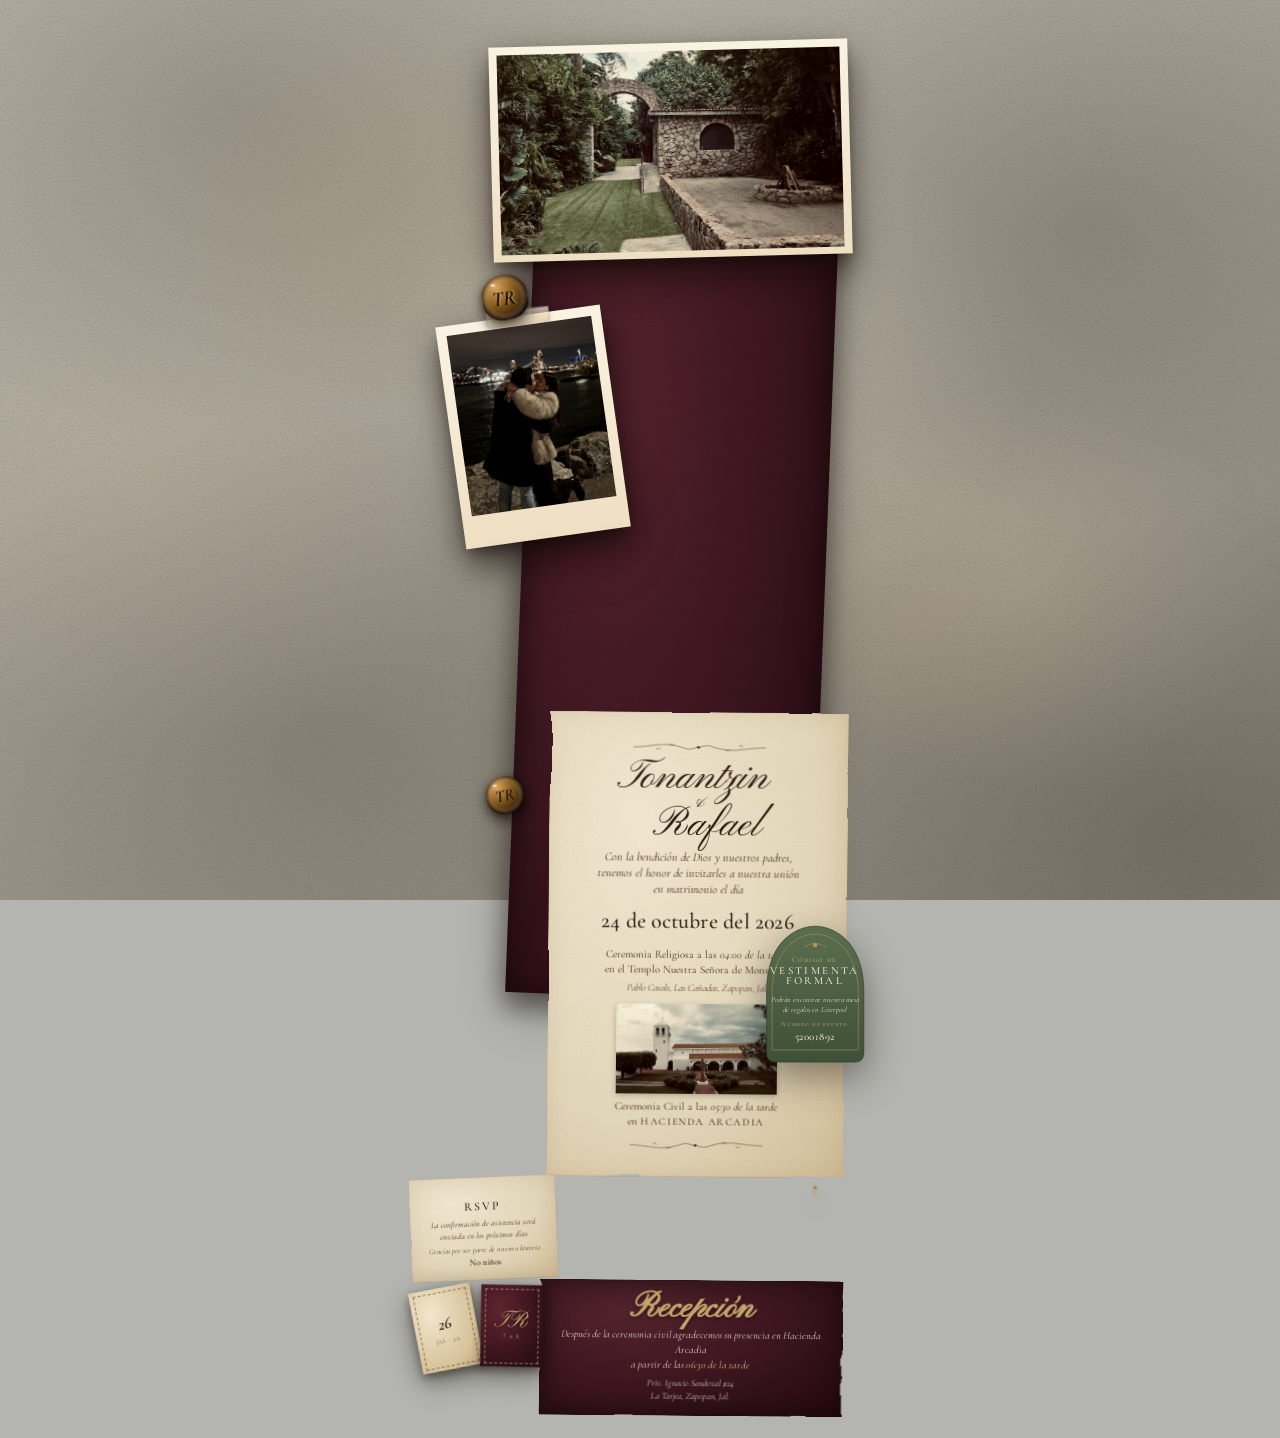
<file: invitacion.html>
<!DOCTYPE html>
<html lang="es">
<head>
  <meta charset="UTF-8" />
  <meta name="viewport" content="width=device-width, initial-scale=1.0, viewport-fit=cover" />
  <title>Tonantzin &amp; Rafael · Invitación</title>
  <meta name="description" content="Invitación de boda · Tonantzin y Rafael · 24 de octubre del 2026" />
  <link rel="preconnect" href="https://fonts.googleapis.com" />
  <link rel="preconnect" href="https://fonts.gstatic.com" crossorigin />
  <link href="https://fonts.googleapis.com/css2?family=Cormorant+Garamond:ital,wght@0,400;0,500;0,600;0,700;1,400;1,500;1,600;1,700&family=Cormorant+SC:wght@400;500;600&family=Pinyon+Script&display=swap" rel="stylesheet" />

  <style>
    /* ==========================================
       RESET + BASE
       ========================================== */
    *, *::before, *::after { box-sizing: border-box; }
    html, body { margin: 0; padding: 0; }
    img, svg { display: block; max-width: 100%; }

    :root {
      --paper-cream: #F1E7D3;
      --paper-cream-warm: #E5D6B8;
      --paper-edge: #C5B591;
      --wine-deep: #2C0E15;
      --wine-mid: #3E1620;
      --wine-bright: #5A2330;
      --gold-bright: #D4B576;
      --gold-mid: #B89455;
      --gold-deep: #8B6A2E;
      --ink-deep: #2D1810;
      --ink-mid: #4A2E1E;
      --ink-soft: #6B4A36;
      --green-tag: #4C5E40;
      --green-tag-deep: #344226;
      --font-script: 'Pinyon Script', cursive;
      --font-serif:  'Cormorant Garamond', Georgia, serif;
      --font-caps:   'Cormorant SC', 'Cormorant Garamond', serif;
    }

    body {
      min-height: 100vh;
      min-height: 100dvh;
      font-family: var(--font-serif);
      color: var(--ink-deep);
      line-height: 1.4;
      background-color: #B4B5B0;
      background-image:
        radial-gradient(ellipse 800px 600px at 18% 12%, rgba(60,55,48,0.22) 0%, transparent 55%),
        radial-gradient(ellipse 700px 600px at 85% 25%, rgba(50,48,40,0.2)  0%, transparent 50%),
        radial-gradient(ellipse 800px 600px at 25% 82%, rgba(60,55,45,0.22) 0%, transparent 55%),
        radial-gradient(ellipse 950px 700px at 92% 92%, rgba(50,45,38,0.25) 0%, transparent 50%),
        radial-gradient(ellipse 600px 500px at 55% 40%, rgba(232,222,200,0.38) 0%, transparent 55%),
        radial-gradient(ellipse 500px 400px at 80% 65%, rgba(218,205,180,0.32) 0%, transparent 50%),
        radial-gradient(ellipse 700px 500px at 12% 55%, rgba(208,196,176,0.3)  0%, transparent 50%),
        radial-gradient(ellipse 500px 380px at 30% 22%, rgba(195,170,120,0.18) 0%, transparent 55%),
        radial-gradient(ellipse 420px 320px at 72% 70%, rgba(180,155,100,0.15) 0%, transparent 50%),
        linear-gradient(155deg, #C3BFB4 0%, #B4B0A4 30%, #A39E92 60%, #8C887E 100%);
      background-attachment: fixed;
      position: relative;
      display: flex;
      justify-content: center;
      align-items: flex-start;
      padding: clamp(0.6rem, 2vw, 1.4rem);
      -webkit-font-smoothing: antialiased;
      text-rendering: optimizeLegibility;
    }

    /* Plaster grain · warm */
    body::before {
      content: "";
      position: fixed; inset: 0;
      background-image:
        url("data:image/svg+xml;utf8,<svg xmlns='http://www.w3.org/2000/svg' width='500' height='500'><filter id='p'><feTurbulence type='fractalNoise' baseFrequency='0.55' numOctaves='4' seed='12'/><feColorMatrix values='0 0 0 0 0.40  0 0 0 0 0.36  0 0 0 0 0.30  0 0 0 0.5 0'/></filter><rect width='100%25' height='100%25' filter='url(%23p)'/></svg>");
      background-size: 500px 500px;
      opacity: 0.75;
      mix-blend-mode: multiply;
      pointer-events: none;
      z-index: 0;
    }

    .svg-defs { position: absolute; width: 0; height: 0; pointer-events: none; }

    /* ==========================================
       COMPOSITION CONTAINER
       Portrait 2:3 enforced via padding-bottom trick.
       Internal sizes use em → scale with composition font-size.
       ========================================== */
    .composition {
      position: relative;
      width: 100%;
      max-width: 460px;
      font-size: clamp(9px, 2.3vw, 14px);
      z-index: 1;
    }
    .composition::before {
      content: "";
      display: block;
      padding-bottom: 150%; /* 3 / 2 → enforces 2:3 portrait */
    }
    .composition > * {
      position: absolute;
    }

    .layer {
      filter: drop-shadow(0 0.8em 1.4em rgba(15,8,4,0.35));
    }

    /* ==========================================
       PHOTOS · vintage filter
       ========================================== */
    .photo {
      width: 100%;
      height: 100%;
      object-fit: cover;
      display: block;
      filter: sepia(0.18) saturate(0.88) contrast(1.06) brightness(0.93);
    }
    .photo--couple { object-position: center 30%; }
    .photo--arch   { object-position: center center; }
    .photo--church { object-position: center 55%; }

    /* ==========================================
       PAPER / DECKLED EDGES
       ========================================== */
    .paper {
      position: relative;
      background: radial-gradient(ellipse at 30% 25%, #F6ECD6 0%, #E8DCBF 60%, #D4C19A 100%);
      color: var(--ink-deep);
      box-shadow:
        inset 0 0 0 0.05em rgba(120,90,40,0.15),
        inset 0 0 1.6em rgba(120,80,30,0.12);
    }
    .paper--wine {
      background: radial-gradient(ellipse at 30% 25%, #5A2530 0%, #3E1620 55%, #25080E 100%);
      color: var(--paper-cream);
      box-shadow:
        inset 0 0 0 0.05em rgba(0,0,0,0.3),
        inset 0 0 2em rgba(0,0,0,0.45);
    }
    .paper::before {
      content: "";
      position: absolute; inset: 0;
      background-image:
        url("data:image/svg+xml;utf8,<svg xmlns='http://www.w3.org/2000/svg' width='300' height='300'><filter id='n'><feTurbulence type='fractalNoise' baseFrequency='0.95' numOctaves='2' seed='3'/><feColorMatrix values='0 0 0 0 0.16  0 0 0 0 0.10  0 0 0 0 0.06  0 0 0 0.18 0'/></filter><rect width='100%25' height='100%25' filter='url(%23n)'/></svg>");
      background-size: 300px 300px;
      mix-blend-mode: multiply;
      opacity: 0.55;
      pointer-events: none;
    }
    .paper--wine::before {
      background-image:
        url("data:image/svg+xml;utf8,<svg xmlns='http://www.w3.org/2000/svg' width='300' height='300'><filter id='n'><feTurbulence type='fractalNoise' baseFrequency='0.85' numOctaves='2' seed='8'/><feColorMatrix values='0 0 0 0 0.05  0 0 0 0 0.02  0 0 0 0 0.03  0 0 0 0.35 0'/></filter><rect width='100%25' height='100%25' filter='url(%23n)'/></svg>");
      opacity: 0.6;
    }
    .paper--deckled {
      mask-image:
        url("data:image/svg+xml;utf8,<svg xmlns='http://www.w3.org/2000/svg' viewBox='0 0 100 100' preserveAspectRatio='none'><filter id='d'><feTurbulence type='fractalNoise' baseFrequency='0.025 0.04' numOctaves='3' seed='7' result='n'/><feDisplacementMap in='SourceGraphic' in2='n' scale='4'/></filter><rect x='0' y='0' width='100' height='100' fill='black' filter='url(%23d)'/></svg>");
      -webkit-mask-image:
        url("data:image/svg+xml;utf8,<svg xmlns='http://www.w3.org/2000/svg' viewBox='0 0 100 100' preserveAspectRatio='none'><filter id='d'><feTurbulence type='fractalNoise' baseFrequency='0.025 0.04' numOctaves='3' seed='7' result='n'/><feDisplacementMap in='SourceGraphic' in2='n' scale='4'/></filter><rect x='0' y='0' width='100' height='100' fill='black' filter='url(%23d)'/></svg>");
      mask-size: 100% 100%;
      -webkit-mask-size: 100% 100%;
    }

    /* ==========================================
       LAYER · ARCH (top photo)
       ========================================== */
    .arch {
      top: 0.5%;
      left: 9%;
      width: 78%;
      aspect-ratio: 5/3;
      background: linear-gradient(180deg, #FAF3E2 0%, #EFDFC2 100%);
      padding: 0.55em;
      transform: rotate(-1.5deg);
      box-shadow:
        0 1.2em 1.8em -0.4em rgba(15,8,4,0.5),
        0 0.4em 0.8em -0.2em rgba(15,8,4,0.35);
      z-index: 2;
    }
    .arch__photo {
      width: 100%;
      height: 100%;
      overflow: hidden;
      background: #1F1612;
      box-shadow: inset 0 0 1em rgba(15,8,4,0.4);
    }

    /* ==========================================
       LAYER · COUPLE polaroid
       ========================================== */
    .couple {
      top: 20%;
      left: 0%;
      width: 36%;
      aspect-ratio: 4/5.4;
      background: linear-gradient(180deg, #FAF3E2 0%, #EFDFC2 100%);
      padding: 0.7em 0.7em 2.2em;
      transform: rotate(-8deg);
      box-shadow:
        0 1.4em 2em -0.4em rgba(15,8,4,0.55),
        0 0.5em 0.9em -0.2em rgba(15,8,4,0.35);
      z-index: 4;
    }
    .couple__photo {
      width: 100%;
      aspect-ratio: 4/5;
      overflow: hidden;
      background: #1F1612;
      box-shadow: inset 0 0 1em rgba(15,8,4,0.45);
    }
    .couple__tape {
      position: absolute;
      top: -0.5em;
      left: 50%;
      transform: translateX(-50%) rotate(2deg);
      width: 38%;
      height: 1.1em;
      background:
        linear-gradient(180deg, rgba(255,250,230,0.7), rgba(220,200,160,0.55));
      border: 0.05em solid rgba(140,110,60,0.25);
      box-shadow: 0 0.2em 0.4em rgba(15,8,4,0.18);
      mix-blend-mode: multiply;
    }

    /* ==========================================
       LAYER · WINE PAPER STRIP (under main card)
       ========================================== */
    .wine-strip {
      top: 14%;
      left: 24%;
      width: 66%;
      height: 56%;
      background: radial-gradient(ellipse at 30% 25%, #5A2530 0%, #3E1620 55%, #25080E 100%);
      transform: rotate(2.2deg);
      box-shadow:
        inset 0 0 2.5em rgba(0,0,0,0.55),
        0 1em 1.6em rgba(15,8,4,0.4);
      z-index: 1;
    }
    .wine-strip::after {
      content: "";
      position: absolute; inset: 0;
      background-image:
        url("data:image/svg+xml;utf8,<svg xmlns='http://www.w3.org/2000/svg' width='300' height='300'><filter id='n'><feTurbulence type='fractalNoise' baseFrequency='0.85' numOctaves='2' seed='8'/><feColorMatrix values='0 0 0 0 0.05  0 0 0 0 0.02  0 0 0 0 0.03  0 0 0 0.35 0'/></filter><rect width='100%25' height='100%25' filter='url(%23n)'/></svg>");
      background-size: 300px 300px;
      mix-blend-mode: multiply;
      opacity: 0.65;
    }

    /* ==========================================
       LAYER · MAIN INVITATION CARD
       ========================================== */
    .card-main {
      top: 8%;
      left: 30%;
      width: 65%;
      height: 56%;
      padding: 1.5em 1.4em 1.3em;
      text-align: center;
      transform: rotate(0.5deg);
      z-index: 5;
      display: flex;
      flex-direction: column;
      align-items: center;
      justify-content: space-between;
    }

    .flourish-top, .flourish-bottom {
      width: 60%;
      height: 1.2em;
      margin: 0.4em auto;
    }

    .names {
      font-family: var(--font-script);
      font-weight: 400;
      font-size: 3em;
      line-height: 0.85;
      color: var(--ink-deep);
      margin: 0;
      display: flex;
      flex-direction: column;
      align-items: center;
    }
    .names__line:first-child { transform: translateX(-0.15em); }
    .names__line:last-child  { transform: translateX(0.18em); }
    .names__amp {
      font-size: 0.5em;
      margin: -0.15em 0;
      color: var(--ink-mid);
      font-style: italic;
    }

    .intro {
      font-family: var(--font-serif);
      font-style: italic;
      font-size: 0.85em;
      line-height: 1.35;
      color: var(--ink-mid);
      margin: 0.4em 0;
      max-width: 18em;
    }

    .date {
      font-family: var(--font-serif);
      font-weight: 500;
      font-size: 1.55em;
      color: var(--ink-deep);
      margin: 0.2em 0 0.4em;
      letter-spacing: 0.01em;
    }

    .ceremony {
      font-family: var(--font-serif);
      font-size: 0.78em;
      line-height: 1.4;
      color: var(--ink-mid);
      margin: 0.2em 0;
    }
    .ceremony em { font-style: italic; }
    .ceremony strong { font-weight: 500; }

    .address {
      font-family: var(--font-serif);
      font-style: italic;
      font-size: 0.72em;
      color: var(--ink-soft);
      margin: 0.15em 0 0.4em;
    }

    .hacienda-mini {
      width: 62%;
      aspect-ratio: 16 / 9;
      margin: 0.3em auto 0.2em;
      overflow: hidden;
      box-shadow: 0 0.15em 0.4em rgba(15,8,4,0.25);
    }
    .hacienda-mini .photo { filter: sepia(0.22) saturate(0.85) contrast(1.05) brightness(0.95); }

    .ceremony-civil {
      font-family: var(--font-serif);
      font-size: 0.78em;
      line-height: 1.4;
      color: var(--ink-mid);
      margin: 0.15em 0;
    }
    .ceremony-civil em { font-style: italic; }
    .ceremony-civil .place {
      font-family: var(--font-caps);
      font-size: 0.92em;
      letter-spacing: 0.16em;
      color: var(--ink-deep);
    }

    /* ==========================================
       LAYER · WAX SEAL · top of arch overlap
       ========================================== */
    .seal-top {
      top: 18%;
      left: 15%;
      width: 11%;
      aspect-ratio: 1;
      z-index: 7;
      filter:
        drop-shadow(0 0.4em 0.5em rgba(10,4,2,0.55))
        drop-shadow(0 0.15em 0.2em rgba(10,4,2,0.45));
      transform: rotate(-8deg);
    }

    /* ==========================================
       LAYER · RSVP small card (bottom-left)
       ========================================== */
    .card-rsvp {
      top: 56%;
      left: 0%;
      width: 32%;
      height: 17%;
      padding: 1.5em 0.7em 0.7em;
      text-align: center;
      transform: rotate(-2.5deg);
      z-index: 5;
    }
    .card-rsvp__title {
      font-family: var(--font-caps);
      font-size: 0.85em;
      letter-spacing: 0.18em;
      color: var(--ink-deep);
      margin: 0;
      font-weight: 500;
    }
    .card-rsvp__body {
      font-family: var(--font-serif);
      font-style: italic;
      font-size: 0.6em;
      line-height: 1.4;
      color: var(--ink-mid);
      margin: 0.4em 0;
    }
    .card-rsvp__small {
      font-family: var(--font-serif);
      font-style: italic;
      font-size: 0.55em;
      color: var(--ink-soft);
      margin: 0.3em 0 0.15em;
    }
    .card-rsvp__note {
      font-family: var(--font-serif);
      font-size: 0.65em;
      color: var(--ink-deep);
      margin: 0.15em 0 0;
      font-weight: 500;
    }

    .seal-rsvp {
      top: 54%;
      left: 16%;
      width: 9%;
      aspect-ratio: 1;
      z-index: 7;
      filter:
        drop-shadow(0 0.4em 0.5em rgba(10,4,2,0.55))
        drop-shadow(0 0.15em 0.2em rgba(10,4,2,0.45));
      transform: rotate(-12deg);
    }

    /* ==========================================
       LAYER · RECEPCION wine card
       ========================================== */
    .card-recepcion {
      top: 62%;
      left: 28%;
      width: 66%;
      height: 30%;
      padding: 1em 1.2em;
      text-align: center;
      transform: rotate(0.5deg);
      z-index: 5;
    }
    .card-recepcion__title {
      font-family: var(--font-script);
      font-size: 2.4em;
      color: var(--gold-bright);
      margin: 0 0 0.05em;
      line-height: 0.9;
      text-shadow: 0 0.05em 0.1em rgba(0,0,0,0.4);
    }
    .card-recepcion__body {
      font-family: var(--font-serif);
      font-style: italic;
      font-size: 0.75em;
      color: var(--paper-cream);
      line-height: 1.4;
      margin: 0.4em 0;
    }
    .card-recepcion__time {
      font-family: var(--font-serif);
      font-weight: 500;
      font-style: italic;
      color: var(--gold-bright);
    }
    .card-recepcion__address {
      font-family: var(--font-serif);
      font-style: italic;
      font-size: 0.66em;
      color: var(--paper-cream);
      opacity: 0.85;
      margin: 0.5em 0 0;
      line-height: 1.35;
    }

    /* ==========================================
       LAYER · GREEN FAN-TAG
       ========================================== */
    .fan-tag {
      top: 55%;
      right: 0%;
      width: 24%;
      height: 30%;
      z-index: 6;
      filter: drop-shadow(0 1em 1.4em rgba(15,8,4,0.45));
    }
    .fan-tag__svg {
      width: 100%;
      height: 100%;
      display: block;
    }
    .fan-tag__content {
      position: absolute;
      inset: 0;
      display: flex;
      flex-direction: column;
      align-items: center;
      justify-content: center;
      padding: 18% 10% 14%;
      text-align: center;
      color: var(--paper-cream);
    }
    .fan-tag__eyebrow {
      font-family: var(--font-caps);
      font-size: 0.55em;
      letter-spacing: 0.18em;
      color: var(--gold-bright);
      margin: 0;
      line-height: 1;
    }
    .fan-tag__title {
      font-family: var(--font-caps);
      font-size: 0.78em;
      letter-spacing: 0.22em;
      color: var(--paper-cream);
      margin: 0.2em 0 0.5em;
      line-height: 1;
      font-weight: 500;
    }
    .fan-tag__note {
      font-family: var(--font-serif);
      font-style: italic;
      font-size: 0.55em;
      color: var(--paper-cream);
      opacity: 0.9;
      margin: 0.3em 0;
      line-height: 1.3;
    }
    .fan-tag__num-label {
      font-family: var(--font-caps);
      font-size: 0.45em;
      letter-spacing: 0.15em;
      color: var(--gold-bright);
      margin: 0.4em 0 0;
    }
    .fan-tag__num {
      font-family: var(--font-serif);
      font-size: 0.78em;
      letter-spacing: 0.05em;
      color: var(--paper-cream);
      margin: 0.05em 0 0;
      font-weight: 500;
    }
    .fan-tag__tassel {
      position: absolute;
      top: 90%;
      left: 50%;
      transform: translateX(-50%);
      width: 8%;
      height: 12%;
    }

    /* ==========================================
       LAYER · ENVELOPE + STAMPS (bottom-left)
       ========================================== */
    .envelope {
      top: 88%;
      left: 1%;
      width: 28%;
      height: 11%;
      z-index: 6;
      transform: rotate(-6deg);
      filter: drop-shadow(0 0.6em 0.9em rgba(15,8,4,0.45));
      display: flex;
      align-items: center;
      gap: 0.3em;
    }
    .stamp {
      width: 48%;
      aspect-ratio: 3/4;
      padding: 0.25em;
      position: relative;
      box-shadow: 0 0.3em 0.6em rgba(15,8,4,0.4);
    }
    .stamp--cream {
      background: radial-gradient(ellipse at 30% 30%, #F2E6CC 0%, #D6C29A 70%, #B89E70 100%);
      transform: rotate(-5deg);
    }
    .stamp--wine {
      background: radial-gradient(ellipse at 30% 30%, #5E2530 0%, #2C0E15 80%);
      color: var(--paper-cream);
      transform: rotate(7deg) translateY(0.3em);
    }
    .stamp__inner {
      width: 100%; height: 100%;
      border: 0.05em dashed rgba(60,30,10,0.5);
      display: flex; align-items: center; justify-content: center;
      flex-direction: column;
    }
    .stamp--wine .stamp__inner { border-color: rgba(240,220,180,0.5); }

    .stamp__tr {
      font-family: var(--font-script);
      font-size: 1.7em;
      color: var(--gold-bright);
      line-height: 0.85;
      text-shadow: 0 0.05em 0.08em rgba(0,0,0,0.4);
    }
    .stamp__city {
      font-family: var(--font-caps);
      font-size: 0.42em;
      letter-spacing: 0.15em;
      color: var(--ink-soft);
      margin-top: 0.3em;
    }
    .stamp--wine .stamp__city { color: rgba(240,220,180,0.7); }
    .stamp__num {
      font-family: var(--font-serif);
      font-style: italic;
      font-weight: 600;
      font-size: 1.2em;
      color: var(--ink-deep);
    }
  </style>
</head>
<body>

  <!-- ============================================
       SVG · symbols & filters
       ============================================ -->
  <svg class="svg-defs" aria-hidden="true" focusable="false">
    <defs>
      <!-- Flourish -->
      <symbol id="flourish" viewBox="0 0 240 28">
        <g fill="none" stroke="currentColor" stroke-width="0.9" stroke-linecap="round" stroke-linejoin="round">
          <path d="M10,14 C40,14 60,4 90,14 C100,18 105,18 115,14" />
          <path d="M120,14 C130,10 135,10 145,14 C175,24 195,14 230,14" />
          <circle cx="118" cy="14" r="1.8" fill="currentColor" />
          <path d="M115,14 C117,12 119,12 121,14" />
          <path d="M119,14 C121,16 119,16 117,14" />
          <path d="M70,11 C72,8 75,8 77,11" />
          <path d="M163,17 C165,20 168,20 170,17" />
          <path d="M48,16 C50,18 52,18 54,16" />
          <path d="M186,12 C188,10 190,10 192,12" />
        </g>
      </symbol>

      <!-- Wax body gradient -->
      <radialGradient id="waxBody" cx="32%" cy="24%" r="82%">
        <stop offset="0%" stop-color="#D9A968" />
        <stop offset="22%" stop-color="#B68240" />
        <stop offset="55%" stop-color="#7A5318" />
        <stop offset="80%" stop-color="#4A2E0F" />
        <stop offset="100%" stop-color="#1F1107" />
      </radialGradient>
      <radialGradient id="waxVignette" cx="50%" cy="50%" r="52%">
        <stop offset="65%" stop-color="rgba(255,255,255,0)" />
        <stop offset="95%" stop-color="rgba(20,10,2,0.4)" />
        <stop offset="100%" stop-color="rgba(10,5,2,0.7)" />
      </radialGradient>
      <radialGradient id="waxSpec" cx="30%" cy="22%" r="22%">
        <stop offset="0%" stop-color="rgba(255,235,180,0.85)" />
        <stop offset="45%" stop-color="rgba(255,220,160,0.32)" />
        <stop offset="100%" stop-color="rgba(255,220,160,0)" />
      </radialGradient>

      <!-- Wax Seal · TR -->
      <symbol id="waxSeal" viewBox="0 0 64 64">
        <path d="M 32,3 C 41,2 50,5.5 55.5,12.5 C 60.5,18 62.5,25.5 60.5,33 C 63,40 60,48 53.5,53 C 48.5,57 41,59.5 33,59.5 C 25,60.5 17,58 11.5,52.5 C 6,47.5 3,40 4.5,32.5 C 2.5,25 6,16 12,11 C 17.5,6 25,3 32,3 Z"
              fill="url(#waxBody)" />
        <ellipse cx="22" cy="16" rx="9" ry="5.5" fill="url(#waxSpec)" />
        <ellipse cx="20" cy="14" rx="3" ry="1.5" fill="rgba(255,245,210,0.85)" />
        <path d="M 32,3 C 41,2 50,5.5 55.5,12.5 C 60.5,18 62.5,25.5 60.5,33 C 63,40 60,48 53.5,53 C 48.5,57 41,59.5 33,59.5 C 25,60.5 17,58 11.5,52.5 C 6,47.5 3,40 4.5,32.5 C 2.5,25 6,16 12,11 C 17.5,6 25,3 32,3 Z"
              fill="url(#waxVignette)" />
        <g opacity="0.4" stroke="#1A0E04" stroke-width="0.25" fill="none" stroke-linecap="round">
          <path d="M 14,22 Q 18,20 22,23" />
          <path d="M 43,12 Q 47,11 50,15" />
          <path d="M 50,42 Q 53,40 56,44" />
          <path d="M 10,42 Q 13,44 12,48" />
        </g>
        <g fill="rgba(20,10,2,0.4)">
          <circle cx="20" cy="46" r="0.5" />
          <circle cx="48" cy="22" r="0.42" />
          <circle cx="42" cy="50" r="0.34" />
          <circle cx="15" cy="30" r="0.28" />
        </g>
        <!-- TR Monogram -->
        <g text-anchor="middle" font-family="'Cormorant Garamond', Georgia, serif" font-style="italic" font-weight="700" font-size="26">
          <text x="32.6" y="40.6" fill="rgba(245,210,150,0.65)">TR</text>
          <text x="32" y="40" fill="#160B02">TR</text>
        </g>
      </symbol>
    </defs>
  </svg>

  <!-- ============================================
       COMPOSITION
       ============================================ -->
  <main class="composition" aria-label="Invitación de boda de Tonantzin y Rafael">

    <!-- Wine paper strip (behind main card) -->
    <div class="layer wine-strip" aria-hidden="true"></div>

    <!-- ARCH PHOTO -->
    <figure class="layer arch">
      <div class="arch__photo">
        <img src="images/arch.jpeg" alt="Arco de piedra en Hacienda Arcadia" class="photo photo--arch" />
      </div>
    </figure>

    <!-- COUPLE POLAROID -->
    <figure class="layer couple">
      <div class="couple__tape" aria-hidden="true"></div>
      <div class="couple__photo">
        <img src="images/couple.jpeg" alt="Tonantzin y Rafael" class="photo photo--couple" />
      </div>
    </figure>

    <!-- MAIN INVITATION CARD -->
    <article class="layer card-main paper paper--deckled">
      <svg class="flourish-top" viewBox="0 0 240 28" style="color: var(--ink-mid); opacity: 0.85;">
        <use href="#flourish" />
      </svg>

      <h1 class="names">
        <span class="names__line">Tonantzin</span>
        <span class="names__amp">&amp;</span>
        <span class="names__line">Rafael</span>
      </h1>

      <p class="intro">
        Con la bendición de Dios y nuestros padres, tenemos el honor de invitarles a nuestra unión en matrimonio el día
      </p>

      <p class="date">24 de octubre del 2026</p>

      <p class="ceremony">
        Ceremonia Religiosa a las <em>04:00</em> <em>de la tarde</em><br />
        en el Templo Nuestra Señora de Monserrat
      </p>

      <p class="address">Pablo Casals, Las Cañadas, Zapopan, Jal.</p>

      <!-- Mini photo · Templo Nuestra Señora de Monserrat -->
      <div class="hacienda-mini">
        <img src="images/church.jpeg" alt="Templo Nuestra Señora de Monserrat" class="photo photo--church" />
      </div>

      <p class="ceremony-civil">
        Ceremonia Civil a las <em>05:30</em> <em>de la tarde</em><br />
        en <span class="place">HACIENDA ARCADIA</span>
      </p>

      <svg class="flourish-bottom" viewBox="0 0 240 28" style="color: var(--ink-mid); opacity: 0.85; transform: scaleY(-1);">
        <use href="#flourish" />
      </svg>
    </article>

    <!-- WAX SEAL · top -->
    <div class="layer seal-top" aria-hidden="true">
      <svg viewBox="0 0 64 64" style="width:100%;height:100%;"><use href="#waxSeal" /></svg>
    </div>

    <!-- RSVP CARD -->
    <article class="layer card-rsvp paper paper--deckled">
      <p class="card-rsvp__title">RSVP</p>
      <p class="card-rsvp__body">
        La confirmación de asistencia será enviada en los próximos días
      </p>
      <p class="card-rsvp__small"><em>Gracias por ser parte de nuestra historia</em></p>
      <p class="card-rsvp__note">No niños</p>
    </article>

    <!-- WAX SEAL · RSVP -->
    <div class="layer seal-rsvp" aria-hidden="true">
      <svg viewBox="0 0 64 64" style="width:100%;height:100%;"><use href="#waxSeal" /></svg>
    </div>

    <!-- RECEPCION WINE CARD -->
    <article class="layer card-recepcion paper paper--wine paper--deckled">
      <h2 class="card-recepcion__title">Recepción</h2>
      <p class="card-recepcion__body">
        Después de la ceremonia civil agradecemos su presencia en <em>Hacienda Arcadia</em><br />
        a partir de las <span class="card-recepcion__time">06:30 de la tarde</span>
      </p>
      <p class="card-recepcion__address">
        Priv. Ignacio Sandoval #24<br />
        La Tarjea, Zapopan, Jal.
      </p>
    </article>

    <!-- GREEN FAN-TAG -->
    <div class="layer fan-tag">
      <svg class="fan-tag__svg" viewBox="0 0 100 140" preserveAspectRatio="xMidYMid meet">
        <defs>
          <linearGradient id="fanGreen" x1="0" y1="0" x2="0" y2="1">
            <stop offset="0%" stop-color="#5A6E4F" />
            <stop offset="100%" stop-color="#3E5037" />
          </linearGradient>
        </defs>
        <path d="M 50,5 C 65,5 80,15 87,30 C 92,40 94,52 94,64 L 94,120 Q 94,128 86,128 L 14,128 Q 6,128 6,120 L 6,64 C 6,52 8,40 13,30 C 20,15 35,5 50,5 Z"
              fill="url(#fanGreen)" stroke="#2E3D28" stroke-width="0.6" />
        <path d="M 50,12 C 63,12 76,21 82,34 C 87,43 89,54 89,65 L 89,117 L 11,117 L 11,65 C 11,54 13,43 18,34 C 24,21 37,12 50,12 Z"
              fill="none" stroke="#B89455" stroke-width="0.55" opacity="0.85" />
        <circle cx="50" cy="22" r="2" fill="#B89455" />
        <path d="M 40,24 Q 50,17 60,24" stroke="#B89455" stroke-width="0.5" fill="none" />
      </svg>

      <div class="fan-tag__content">
        <p class="fan-tag__eyebrow">Código de</p>
        <p class="fan-tag__title">VESTIMENTA<br />FORMAL</p>
        <p class="fan-tag__note">Podrán encontrar nuestra mesa de regalos en <em>Liverpool</em></p>
        <p class="fan-tag__num-label">Número de evento</p>
        <p class="fan-tag__num">52001892</p>
      </div>

      <div class="fan-tag__tassel" aria-hidden="true">
        <svg viewBox="0 0 20 32" style="width:100%;height:100%;">
          <line x1="10" y1="0" x2="10" y2="8" stroke="#B89455" stroke-width="1.5" />
          <ellipse cx="10" cy="10.5" rx="4.5" ry="2.6" fill="#9E7A3C" />
          <g stroke="#B89455" stroke-width="0.7" stroke-linecap="round">
            <line x1="6" y1="12.5" x2="5" y2="26" />
            <line x1="8" y1="12.5" x2="7.5" y2="28" />
            <line x1="10" y1="12.5" x2="10" y2="29" />
            <line x1="12" y1="12.5" x2="12.5" y2="28" />
            <line x1="14" y1="12.5" x2="15" y2="26" />
          </g>
        </svg>
      </div>
    </div>

    <!-- ENVELOPE / STAMPS -->
    <div class="layer envelope" aria-hidden="false">
      <div class="stamp stamp--cream">
        <div class="stamp__inner">
          <span class="stamp__num">26</span>
          <span class="stamp__city">JAL · 26</span>
        </div>
      </div>
      <div class="stamp stamp--wine">
        <div class="stamp__inner">
          <span class="stamp__tr">TR</span>
          <span class="stamp__city">T &amp; R</span>
        </div>
      </div>
    </div>

  </main>

</body>
</html>
</file>
<file: styles.css>
/* ============================================
   TONANTZIN & RAFAEL · WEDDING INVITATION
   Aesthetic: Heritage Scrapbook · Vertical Wizard
   ============================================ */

:root {
  /* Pared */
  --wall-base: #8E9CA4;
  --wall-deep: #6D7B83;
  --wall-light: #A8B4BB;

  /* Papel crema */
  --paper-cream: #F0E6D2;
  --paper-cream-warm: #EADDC0;
  --paper-cream-edge: #C5B591;

  /* Papel vino */
  --wine-deep: #2C0E15;
  --wine-mid: #4A1A24;
  --wine-bright: #5E2530;

  /* Dorado */
  --gold-bright: #D4B576;
  --gold-mid: #B89455;
  --gold-deep: #8B6A2E;
  --gold-shadow: #5A4116;

  /* Tinta */
  --ink-deep: #2D1810;
  --ink-mid: #4A2E1E;
  --ink-soft: #6B4A36;
  --ink-light: #8B7560;
  --ink-on-wine: #F0E6D2;
  --ink-on-wine-soft: #D9C9A6;

  /* Tipografía */
  --font-script: 'Pinyon Script', cursive;
  --font-serif:  'Cormorant Garamond', Georgia, serif;
  --font-caps:   'Cormorant SC', 'Cormorant Garamond', serif;

  /* Sombras */
  --shadow-paper:      0 14px 36px -8px rgba(20,10,5,0.28), 0 4px 10px -2px rgba(20,10,5,0.18);
  --shadow-paper-deep: 0 22px 48px -10px rgba(15,5,0,0.4),  0 6px 14px -2px rgba(15,5,0,0.25);
  --shadow-polaroid:   0 16px 32px -10px rgba(15,5,0,0.45), 0 4px 8px -2px rgba(15,5,0,0.25);

  /* Wizard métricas */
  --header-h: clamp(48px, 7vh, 64px);
  --footer-h: clamp(60px, 9vh, 80px);
}

/* ============================================
   RESET & BASE
   ============================================ */
*, *::before, *::after { box-sizing: border-box; }

html, body {
  height: 100%;
  height: 100dvh;
  margin: 0;
  overflow: hidden;
}

body {
  font-family: var(--font-serif);
  font-weight: 400;
  color: var(--ink-deep);
  line-height: 1.55;
  font-size: 16px;
  background-color: #7E8C95;
  background-image:
    /* manchas oscuras grandes (humedad antigua) */
    radial-gradient(ellipse 900px 600px at 12% 8%,  rgba(28,42,52,0.58) 0%, transparent 55%),
    radial-gradient(ellipse 700px 800px at 88% 22%, rgba(25,40,50,0.55) 0%, transparent 50%),
    radial-gradient(ellipse 800px 600px at 25% 78%, rgba(25,40,50,0.52) 0%, transparent 55%),
    radial-gradient(ellipse 950px 700px at 92% 88%, rgba(20,35,45,0.6)  0%, transparent 50%),
    /* manchas claras (luz reflejada) */
    radial-gradient(ellipse 600px 500px at 55% 35%, rgba(220,230,232,0.48) 0%, transparent 55%),
    radial-gradient(ellipse 500px 400px at 80% 65%, rgba(205,218,222,0.4)  0%, transparent 50%),
    radial-gradient(ellipse 700px 500px at 10% 55%, rgba(188,202,208,0.35) 0%, transparent 50%),
    /* patinas doradas / sepia (calidez antigua) */
    radial-gradient(ellipse 500px 380px at 30% 25%, rgba(184,148,85,0.18) 0%, transparent 55%),
    radial-gradient(ellipse 420px 320px at 72% 70%, rgba(170,135,80,0.16) 0%, transparent 50%),
    radial-gradient(ellipse 380px 300px at 60% 12%, rgba(155,120,70,0.14) 0%, transparent 50%),
    /* base con dirección */
    linear-gradient(155deg, #9EACB4 0%, #8997A1 30%, #7A8993 60%, #677781 100%);
  background-attachment: fixed;
  position: relative;
  text-rendering: optimizeLegibility;
  -webkit-font-smoothing: antialiased;
  -moz-osx-font-smoothing: grayscale;
}

/* Textura yeso */
body::before {
  content: "";
  position: fixed; inset: 0;
  background-image:
    url("data:image/svg+xml;utf8,<svg xmlns='http://www.w3.org/2000/svg' width='500' height='500'><filter id='p'><feTurbulence type='fractalNoise' baseFrequency='0.55' numOctaves='4' seed='12'/><feColorMatrix values='0 0 0 0 0.20  0 0 0 0 0.24  0 0 0 0 0.28  0 0 0 0.55 0'/></filter><rect width='100%25' height='100%25' filter='url(%23p)'/></svg>");
  background-size: 500px 500px;
  opacity: 0.85;
  mix-blend-mode: multiply;
  pointer-events: none;
  z-index: 0;
}

/* Patrón floral · botánico vintage */
body::after {
  content: "";
  position: fixed; inset: 0;
  background-image:
    url("data:image/svg+xml;utf8,<svg xmlns='http://www.w3.org/2000/svg' width='260' height='260' viewBox='0 0 260 260'><g fill='none' stroke='%23F2E4C2' stroke-width='1.1' opacity='0.95' stroke-linecap='round' stroke-linejoin='round'><g transform='translate(130,130)'><path d='M0,-30 C-9,-22 -9,-7 0,0 C9,-7 9,-22 0,-30 Z'/><path d='M30,0 C22,9 7,9 0,0 C7,-9 22,-9 30,0 Z'/><path d='M0,30 C9,22 9,7 0,0 C-9,7 -9,22 0,30 Z'/><path d='M-30,0 C-22,-9 -7,-9 0,0 C-7,9 -22,9 -30,0 Z'/><path d='M21,-21 C16,-19 13,-13 13,-13 C13,-13 19,-16 21,-21 Z' opacity='0.7'/><path d='M-21,-21 C-16,-19 -13,-13 -13,-13 C-13,-13 -19,-16 -21,-21 Z' opacity='0.7'/><path d='M21,21 C16,19 13,13 13,13 C13,13 19,16 21,21 Z' opacity='0.7'/><path d='M-21,21 C-16,19 -13,13 -13,13 C-13,13 -19,16 -21,21 Z' opacity='0.7'/><circle r='3.5' fill='%23F2E4C2' fill-opacity='0.6'/><circle r='9' opacity='0.4'/></g><g stroke-width='0.8' opacity='0.7'><path d='M130,60 Q140,75 155,82'/><path d='M130,60 Q120,75 105,82'/><path d='M130,200 Q140,185 155,178'/><path d='M130,200 Q120,185 105,178'/><path d='M60,130 Q75,140 82,155'/><path d='M60,130 Q75,120 82,105'/><path d='M200,130 Q185,140 178,155'/><path d='M200,130 Q185,120 178,105'/></g><g transform='translate(130,55)' stroke-width='0.95'><path d='M0,-7 C-3,-5 -3,-1 0,0 C3,-1 3,-5 0,-7 Z' fill='%23F2E4C2' fill-opacity='0.45'/><path d='M7,0 C5,3 1,3 0,0 C1,-3 5,-3 7,0 Z' fill='%23F2E4C2' fill-opacity='0.45'/><path d='M0,7 C3,5 3,1 0,0 C-3,1 -3,5 0,7 Z' fill='%23F2E4C2' fill-opacity='0.45'/><path d='M-7,0 C-5,-3 -1,-3 0,0 C-1,3 -5,3 -7,0 Z' fill='%23F2E4C2' fill-opacity='0.45'/><circle r='1.2' fill='%23F2E4C2' fill-opacity='0.65'/></g><g transform='translate(130,205)' stroke-width='0.95'><path d='M0,-7 C-3,-5 -3,-1 0,0 C3,-1 3,-5 0,-7 Z' fill='%23F2E4C2' fill-opacity='0.45'/><path d='M7,0 C5,3 1,3 0,0 C1,-3 5,-3 7,0 Z' fill='%23F2E4C2' fill-opacity='0.45'/><path d='M0,7 C3,5 3,1 0,0 C-3,1 -3,5 0,7 Z' fill='%23F2E4C2' fill-opacity='0.45'/><path d='M-7,0 C-5,-3 -1,-3 0,0 C-1,3 -5,3 -7,0 Z' fill='%23F2E4C2' fill-opacity='0.45'/><circle r='1.2' fill='%23F2E4C2' fill-opacity='0.65'/></g><g transform='translate(55,130)' stroke-width='0.95'><path d='M0,-7 C-3,-5 -3,-1 0,0 C3,-1 3,-5 0,-7 Z' fill='%23F2E4C2' fill-opacity='0.45'/><path d='M7,0 C5,3 1,3 0,0 C1,-3 5,-3 7,0 Z' fill='%23F2E4C2' fill-opacity='0.45'/><path d='M0,7 C3,5 3,1 0,0 C-3,1 -3,5 0,7 Z' fill='%23F2E4C2' fill-opacity='0.45'/><path d='M-7,0 C-5,-3 -1,-3 0,0 C-1,3 -5,3 -7,0 Z' fill='%23F2E4C2' fill-opacity='0.45'/><circle r='1.2' fill='%23F2E4C2' fill-opacity='0.65'/></g><g transform='translate(205,130)' stroke-width='0.95'><path d='M0,-7 C-3,-5 -3,-1 0,0 C3,-1 3,-5 0,-7 Z' fill='%23F2E4C2' fill-opacity='0.45'/><path d='M7,0 C5,3 1,3 0,0 C1,-3 5,-3 7,0 Z' fill='%23F2E4C2' fill-opacity='0.45'/><path d='M0,7 C3,5 3,1 0,0 C-3,1 -3,5 0,7 Z' fill='%23F2E4C2' fill-opacity='0.45'/><path d='M-7,0 C-5,-3 -1,-3 0,0 C-1,3 -5,3 -7,0 Z' fill='%23F2E4C2' fill-opacity='0.45'/><circle r='1.2' fill='%23F2E4C2' fill-opacity='0.65'/></g><g transform='translate(0,0)' stroke-width='1'><path d='M0,-12 C-4,-8 -4,-2 0,0 Z' fill='%23F2E4C2' fill-opacity='0.45'/><path d='M12,0 C8,4 2,4 0,0 Z' fill='%23F2E4C2' fill-opacity='0.45'/><path d='M0,12 C4,8 4,2 0,0 Z' fill='%23F2E4C2' fill-opacity='0.45'/><path d='M-12,0 C-8,-4 -2,-4 0,0 Z' fill='%23F2E4C2' fill-opacity='0.45'/><circle r='1.5' fill='%23F2E4C2' fill-opacity='0.7'/></g><g transform='translate(260,0)' stroke-width='1'><path d='M0,-12 C-4,-8 -4,-2 0,0 Z' fill='%23F2E4C2' fill-opacity='0.45'/><path d='M12,0 C8,4 2,4 0,0 Z' fill='%23F2E4C2' fill-opacity='0.45'/><path d='M0,12 C4,8 4,2 0,0 Z' fill='%23F2E4C2' fill-opacity='0.45'/><path d='M-12,0 C-8,-4 -2,-4 0,0 Z' fill='%23F2E4C2' fill-opacity='0.45'/><circle r='1.5' fill='%23F2E4C2' fill-opacity='0.7'/></g><g transform='translate(0,260)' stroke-width='1'><path d='M0,-12 C-4,-8 -4,-2 0,0 Z' fill='%23F2E4C2' fill-opacity='0.45'/><path d='M12,0 C8,4 2,4 0,0 Z' fill='%23F2E4C2' fill-opacity='0.45'/><path d='M0,12 C4,8 4,2 0,0 Z' fill='%23F2E4C2' fill-opacity='0.45'/><path d='M-12,0 C-8,-4 -2,-4 0,0 Z' fill='%23F2E4C2' fill-opacity='0.45'/><circle r='1.5' fill='%23F2E4C2' fill-opacity='0.7'/></g><g transform='translate(260,260)' stroke-width='1'><path d='M0,-12 C-4,-8 -4,-2 0,0 Z' fill='%23F2E4C2' fill-opacity='0.45'/><path d='M12,0 C8,4 2,4 0,0 Z' fill='%23F2E4C2' fill-opacity='0.45'/><path d='M0,12 C4,8 4,2 0,0 Z' fill='%23F2E4C2' fill-opacity='0.45'/><path d='M-12,0 C-8,-4 -2,-4 0,0 Z' fill='%23F2E4C2' fill-opacity='0.45'/><circle r='1.5' fill='%23F2E4C2' fill-opacity='0.7'/></g></g></svg>");
  background-size: 260px 260px;
  opacity: 0.55;
  mix-blend-mode: soft-light;
  pointer-events: none;
  z-index: 0;
}

img, svg { display: block; max-width: 100%; }

.svg-defs { position: absolute; width: 0; height: 0; pointer-events: none; }

/* ============================================
   WIZARD SHELL · estructura fija
   ============================================ */
.wizard-shell {
  position: fixed;
  inset: 0;
  display: flex;
  flex-direction: column;
  height: 100dvh;
  z-index: 2;
}

/* HEADER */
.wizard-shell__header {
  flex: 0 0 auto;
  height: var(--header-h);
  padding: 0 clamp(1rem, 4vw, 1.8rem);
  padding-top: env(safe-area-inset-top, 0px);
  display: flex;
  align-items: center;
  justify-content: space-between;
  position: relative;
  z-index: 4;
}

.wizard-shell__header::after {
  content: "";
  position: absolute;
  left: 50%;
  bottom: 0;
  transform: translateX(-50%);
  width: 30%;
  max-width: 180px;
  height: 1px;
  background: linear-gradient(90deg, transparent, rgba(212,181,118,0.5), transparent);
}

.wizard-shell__brand {
  display: inline-flex;
  align-items: center;
  gap: 0.7rem;
  color: var(--paper-cream);
  text-decoration: none;
  font-family: var(--font-caps);
  text-shadow: 0 1px 3px rgba(0,0,0,0.45);
}

.wizard-shell__monogram {
  font-family: var(--font-script);
  font-size: 1.6rem;
  color: var(--gold-bright);
  line-height: 1;
  letter-spacing: 0;
  display: inline-flex;
  align-items: baseline;
  gap: 2px;
}
.wizard-shell__monogram i {
  font-style: italic;
  font-size: 0.7em;
  color: var(--gold-mid);
  transform: translateY(-0.05em);
}

.wizard-shell__date {
  font-family: var(--font-caps);
  font-size: 0.6rem;
  letter-spacing: 0.32em;
  text-transform: uppercase;
  color: rgba(240,230,210,0.75);
}

.wizard-shell__skip {
  display: inline-flex;
  align-items: center;
  gap: 0.45rem;
  text-decoration: none;
  color: var(--paper-cream);
  font-family: var(--font-caps);
  font-size: 0.62rem;
  letter-spacing: 0.3em;
  text-transform: uppercase;
  padding: 0.55rem 0.9rem;
  border: 1px solid rgba(212,181,118,0.35);
  border-radius: 999px;
  transition:
    background 0.45s ease,
    border-color 0.45s ease,
    transform 0.4s cubic-bezier(0.22,0.61,0.36,1),
    color 0.45s ease;
}
.wizard-shell__skip svg { width: 14px; height: 10px; transition: transform 0.4s ease; }
.wizard-shell__skip:hover {
  background: rgba(212,181,118,0.18);
  border-color: var(--gold-bright);
  color: var(--gold-bright);
}
.wizard-shell__skip:hover svg { transform: translateX(3px); }

/* WIZARD · contenedor de steps */
.wizard {
  flex: 1 1 auto;
  position: relative;
  overflow: hidden;
  z-index: 1;
  min-height: 0;
}

.wizard__track {
  height: 100%;
  width: 100%;
  overflow-y: auto;
  overflow-x: hidden;
  scroll-snap-type: y mandatory;
  scroll-behavior: smooth;
  -webkit-overflow-scrolling: touch;
  scrollbar-width: none;
  scroll-padding: 0;
}
.wizard__track::-webkit-scrollbar { display: none; }

.wizard__step {
  width: 100%;
  height: 100%;
  min-height: 100%;
  scroll-snap-align: start;
  scroll-snap-stop: normal;
  position: relative;
  overflow: hidden;
}

.wizard__step-content {
  width: 100%;
  min-height: 100%;
  display: flex;
  flex-direction: column;
  align-items: center;
  justify-content: center;
  padding: clamp(1rem, 3vh, 2rem) clamp(1rem, 4vw, 2rem);
  overflow-y: auto;
  overflow-x: hidden;
  overscroll-behavior: contain;
  scrollbar-width: none;
}
.wizard__step-content::-webkit-scrollbar { display: none; }

/* ARROWS · top/bottom centered */
.wizard__arrow {
  position: absolute;
  left: 50%;
  transform: translateX(-50%);
  width: 38px;
  height: 38px;
  border: 1px solid rgba(212,181,118,0.4);
  border-radius: 50%;
  background: rgba(45,24,16,0.4);
  backdrop-filter: blur(8px);
  -webkit-backdrop-filter: blur(8px);
  color: var(--gold-bright);
  cursor: pointer;
  display: flex;
  align-items: center;
  justify-content: center;
  padding: 0;
  z-index: 6;
  opacity: 0;
  pointer-events: none;
  transition:
    opacity 0.45s ease,
    background 0.4s ease,
    border-color 0.4s ease,
    transform 0.5s cubic-bezier(0.22,0.61,0.36,1);
}

.wizard__arrow svg { width: 18px; height: 18px; }

.wizard__arrow.is-visible {
  opacity: 1;
  pointer-events: auto;
}

.wizard__arrow:hover {
  background: rgba(45,24,16,0.7);
  border-color: var(--gold-bright);
}

.wizard__arrow--prev {
  top: 0.8rem;
}
.wizard__arrow--prev.is-visible {
  transform: translateX(-50%) translateY(0);
}

.wizard__arrow--next {
  bottom: 0.8rem;
}
.wizard__arrow--next.is-visible {
  transform: translateX(-50%) translateY(0);
  animation: arrowPulse 2.4s ease-in-out 1.5s infinite;
}

@keyframes arrowPulse {
  0%, 100% { transform: translateX(-50%) translateY(0); }
  50%      { transform: translateX(-50%) translateY(5px); }
}

/* FOOTER · indicador */
.wizard-shell__footer {
  flex: 0 0 auto;
  min-height: var(--footer-h);
  padding: 0.6rem clamp(1rem, 4vw, 1.8rem);
  padding-bottom: calc(env(safe-area-inset-bottom, 0px) + 0.6rem);
  display: flex;
  flex-direction: column;
  align-items: center;
  justify-content: center;
  gap: 0.4rem;
  position: relative;
  z-index: 4;
}

.wizard-shell__footer::before {
  content: "";
  position: absolute;
  left: 50%;
  top: 0;
  transform: translateX(-50%);
  width: 30%;
  max-width: 180px;
  height: 1px;
  background: linear-gradient(90deg, transparent, rgba(212,181,118,0.5), transparent);
}

.wizard-progress {
  display: flex;
  align-items: center;
  gap: 0.55rem;
}

.wizard-progress__dot {
  width: 7px;
  height: 7px;
  padding: 0;
  border-radius: 50%;
  border: 1px solid rgba(212,181,118,0.6);
  background: transparent;
  cursor: pointer;
  position: relative;
  transition:
    background 0.5s cubic-bezier(0.22,0.61,0.36,1),
    transform 0.5s cubic-bezier(0.22,0.61,0.36,1),
    border-color 0.4s ease,
    box-shadow 0.4s ease;
}

.wizard-progress__dot::after {
  content: "";
  position: absolute;
  inset: -6px;
  border-radius: 50%;
}

.wizard-progress__dot:hover {
  border-color: var(--gold-bright);
}

.wizard-progress__dot.is-active {
  background: var(--gold-bright);
  transform: scale(1.35);
  box-shadow: 0 0 12px rgba(212,181,118,0.55);
  border-color: var(--gold-bright);
}

.wizard-progress__dot.is-passed {
  background: rgba(212,181,118,0.55);
}

.wizard-progress__label {
  margin: 0;
  font-family: var(--font-caps);
  font-size: 0.6rem;
  letter-spacing: 0.32em;
  text-transform: uppercase;
  color: rgba(240,230,210,0.8);
  text-align: center;
  text-shadow: 0 1px 3px rgba(0,0,0,0.45);
  display: flex;
  gap: 0.55rem;
  align-items: baseline;
  white-space: nowrap;
}

.wizard-progress__name {
  color: var(--gold-bright);
  font-weight: 500;
  transition: opacity 0.4s ease;
}

.wizard-progress__sep {
  color: rgba(212,181,118,0.6);
}

/* Step eyebrow · pequeño indicador sobre el contenido */
.step-eyebrow {
  font-family: var(--font-caps);
  font-size: 0.62rem;
  letter-spacing: 0.36em;
  text-transform: uppercase;
  color: rgba(240,230,210,0.75);
  text-shadow: 0 1px 3px rgba(0,0,0,0.45);
  margin: 0 0 1.5rem;
  text-align: center;
}

/* ============================================
   PAPELES
   ============================================ */
.paper {
  position: relative;
  isolation: isolate;
  color: var(--ink-deep);
}

.paper::before {
  content: "";
  position: absolute;
  inset: -6px;
  background: var(--paper-cream);
  z-index: -2;
  box-shadow: var(--shadow-paper);
}

.paper::after {
  content: "";
  position: absolute;
  inset: 0;
  background-image:
    url("data:image/svg+xml;utf8,<svg xmlns='http://www.w3.org/2000/svg' width='300' height='300'><filter id='n'><feTurbulence type='fractalNoise' baseFrequency='0.95' numOctaves='2' seed='3'/><feColorMatrix values='0 0 0 0 0.16  0 0 0 0 0.10  0 0 0 0 0.06  0 0 0 0.18 0'/></filter><rect width='100%25' height='100%25' filter='url(%23n)'/></svg>");
  background-size: 300px 300px;
  mix-blend-mode: multiply;
  opacity: 0.55;
  pointer-events: none;
  z-index: -1;
}

.paper--cream::before {
  background: radial-gradient(ellipse at 30% 25%, #F5ECD7 0%, #E8DCBF 60%, #D4C19A 100%);
}

.paper--wine {
  color: var(--ink-on-wine);
}
.paper--wine::before {
  background: radial-gradient(ellipse at 30% 25%, #5E2530 0%, #4A1A24 55%, #2C0E15 100%);
  box-shadow: var(--shadow-paper-deep);
}
.paper--wine::after {
  background-image:
    url("data:image/svg+xml;utf8,<svg xmlns='http://www.w3.org/2000/svg' width='300' height='300'><filter id='n'><feTurbulence type='fractalNoise' baseFrequency='0.85' numOctaves='2' seed='8'/><feColorMatrix values='0 0 0 0 0.05  0 0 0 0 0.02  0 0 0 0 0.03  0 0 0 0.35 0'/></filter><rect width='100%25' height='100%25' filter='url(%23n)'/></svg>");
  opacity: 0.6;
}

.paper--deckled::before {
  filter: url(#deckle) drop-shadow(0 14px 28px rgba(20,10,5,0.32));
}
.paper--wine.paper--deckled::before {
  filter: url(#deckle) drop-shadow(0 18px 36px rgba(10,0,5,0.5));
}

.paper--underlay {
  position: absolute;
  pointer-events: none;
}

/* ============================================
   SELLOS DE CERA
   ============================================ */
.wax-seal {
  display: inline-block;
  width: 56px;
  aspect-ratio: 1;
  filter:
    drop-shadow(0 5px 9px rgba(10,4,2,0.55))
    drop-shadow(0 2px 3px rgba(10,4,2,0.45))
    drop-shadow(0 0.5px 0.5px rgba(255,220,180,0.18));
  transform: rotate(-8deg);
}
.wax-seal svg { width: 100%; height: 100%; }

.wax-seal--top-card {
  position: absolute;
  top: -22px;
  left: 50%;
  transform: translateX(-50%) rotate(-6deg);
  z-index: 3;
}

.wax-seal--card-corner {
  position: absolute;
  top: -18px;
  right: -12px;
  transform: rotate(12deg);
  z-index: 3;
  width: 48px;
}

.wax-seal--despedida {
  width: 52px;
  margin: 1rem auto;
  transform: rotate(-4deg);
}

/* ============================================
   POLAROIDS
   ============================================ */
.polaroid {
  --tilt: 0deg;
  margin: 0;
  background: linear-gradient(180deg, #FAF3E2 0%, #ECDFC4 100%);
  padding: 10px 10px 32px;
  box-shadow: var(--shadow-polaroid);
  transform: rotate(var(--tilt));
  position: relative;
  z-index: 2;
}

.polaroid::before {
  content: "";
  position: absolute; inset: 0;
  background-image:
    url("data:image/svg+xml;utf8,<svg xmlns='http://www.w3.org/2000/svg' width='200' height='200'><filter id='n'><feTurbulence type='fractalNoise' baseFrequency='1' numOctaves='2' seed='2'/><feColorMatrix values='0 0 0 0 0.18  0 0 0 0 0.12  0 0 0 0 0.08  0 0 0 0.12 0'/></filter><rect width='100%25' height='100%25' filter='url(%23n)'/></svg>");
  mix-blend-mode: multiply;
  pointer-events: none;
  opacity: 0.5;
}

.polaroid::after {
  content: "";
  position: absolute;
  top: -6px;
  left: 50%;
  transform: translateX(-50%);
  width: 12px; height: 12px;
  border-radius: 50%;
  background: radial-gradient(circle at 35% 35%, #8B3548 0%, #4A1820 70%, #2A0E14 100%);
  box-shadow: 0 2px 4px rgba(0,0,0,0.5), inset 1px 1px 1px rgba(255,220,200,0.3);
  z-index: 4;
}

.polaroid__photo {
  width: 100%;
  aspect-ratio: 4 / 5;
  overflow: hidden;
  background: #2D1810;
  position: relative;
  box-shadow: inset 0 0 14px rgba(15,8,4,0.45);
}
.polaroid__photo svg { width: 100%; height: 100%; display: block; }

/* Vintage vignette + warm cast over photo */
.polaroid__photo::after {
  content: "";
  position: absolute; inset: 0;
  background:
    radial-gradient(ellipse at center, transparent 45%, rgba(20,10,5,0.4) 100%),
    linear-gradient(180deg, rgba(255,220,160,0.06), rgba(120,70,40,0.08));
  mix-blend-mode: multiply;
  pointer-events: none;
  z-index: 3;
}

/* Photo grain overlay */
.polaroid__photo::before {
  content: "";
  position: absolute; inset: 0;
  background-image:
    url("data:image/svg+xml;utf8,<svg xmlns='http://www.w3.org/2000/svg' width='150' height='150'><filter id='g'><feTurbulence type='fractalNoise' baseFrequency='1.6' numOctaves='2' seed='4'/><feColorMatrix values='0 0 0 0 0.95  0 0 0 0 0.88  0 0 0 0 0.72  0 0 0 0.18 0'/></filter><rect width='100%25' height='100%25' filter='url(%23g)'/></svg>");
  background-size: 150px 150px;
  mix-blend-mode: overlay;
  opacity: 0.5;
  pointer-events: none;
  z-index: 4;
}

.polaroid__caption {
  text-align: center;
  margin-top: 8px;
  font-family: var(--font-script);
  font-size: 1.15rem;
  color: var(--ink-mid);
  line-height: 1;
}

/* ============================================
   STAMPS
   ============================================ */
.stamps--hero {
  position: absolute;
  top: 0.5rem;
  right: 0.5rem;
  display: flex;
  gap: 0.4rem;
  z-index: 4;
  pointer-events: none;
  transform: scale(0.85);
  transform-origin: top right;
}

.stamp {
  width: 56px;
  aspect-ratio: 3 / 4;
  background: radial-gradient(ellipse at 30% 30%, #F2E6CC 0%, #D6C29A 70%, #B89E70 100%);
  padding: 4px;
  position: relative;
  box-shadow: 0 4px 10px rgba(15,5,0,0.35);
  transform: rotate(-12deg);
  filter: url(#deckleSoft);
}

.stamp--b {
  transform: rotate(8deg) translateY(6px);
  background: radial-gradient(ellipse at 30% 30%, #4A1A24 0%, #2C0E15 80%);
  color: var(--paper-cream);
}

.stamp__inner {
  display: flex;
  flex-direction: column;
  align-items: center;
  justify-content: center;
  width: 100%; height: 100%;
  border: 1px dashed rgba(60,30,10,0.5);
  font-family: var(--font-caps);
  line-height: 1.1;
}
.stamp__inner--alt { border-color: rgba(240,220,180,0.5); }

.stamp__num {
  font-family: var(--font-serif);
  font-style: italic;
  font-size: 1.35rem;
  color: var(--ink-deep);
  font-weight: 600;
}
.stamp--b .stamp__num { color: var(--paper-cream); }

.stamp__city {
  font-size: 0.5rem;
  letter-spacing: 0.18em;
  text-transform: uppercase;
  color: var(--ink-mid);
  margin-top: 2px;
}
.stamp--b .stamp__city { color: var(--ink-on-wine-soft); }

/* ============================================
   FLOURISHES
   ============================================ */
.flourish {
  display: block;
  margin: 0 auto;
  width: clamp(120px, 18vw, 200px);
  height: auto;
  color: var(--ink-mid);
  opacity: 0.85;
}

.flourish--small { width: clamp(80px, 12vw, 130px); }
.flourish--flip  { transform: scaleX(-1) scaleY(-1); }
.flourish--card-top    { margin-bottom: 0.8rem; }
.flourish--card-bottom { margin-top: 1.2rem; }

/* ============================================
   HERO · STEP 1
   ============================================ */
.scene--hero .wizard__step-content {
  padding-top: 1rem;
  padding-bottom: 4.5rem;
}

.hero-collage {
  position: relative;
  width: 100%;
  max-width: 380px;
  margin: 0 auto;
  padding: 1rem 0.5rem 1.5rem;
}

.hero-collage > .paper--underlay {
  inset: -0.4rem -0.8rem -1.5rem -0.6rem;
  z-index: 1;
  transform: rotate(-1.2deg);
}

.hero-card {
  position: relative;
  padding: 2.4rem 1.4rem 2.2rem;
  text-align: center;
  z-index: 2;
}

.polaroid--arch {
  position: absolute;
  top: -0.8rem;
  left: -0.6rem;
  width: 80px;
  z-index: 4;
}

.polaroid--couple {
  position: absolute;
  bottom: -1rem;
  left: -0.9rem;
  width: 92px;
  z-index: 5;
}

.names {
  font-family: var(--font-script);
  font-weight: 400;
  font-size: clamp(2.8rem, 13vw, 4.2rem);
  line-height: 0.9;
  margin: 0.3rem 0 0.1rem;
  color: var(--ink-deep);
  display: flex;
  flex-direction: column;
  align-items: center;
}
.names__line:first-of-type { transform: translateX(-0.4em); }
.names__line:last-of-type  { transform: translateX(0.4em); }
.names__amp {
  font-size: 0.55em;
  margin: -0.3em 0;
  color: var(--ink-mid);
  font-style: italic;
}

.hero-intro {
  font-family: var(--font-serif);
  font-style: italic;
  font-size: 0.92rem;
  line-height: 1.5;
  color: var(--ink-mid);
  max-width: 30ch;
  margin: 1rem auto 0.9rem;
}

.hero-date {
  margin: 0.5rem 0 0.9rem;
  display: flex;
  flex-direction: column;
  align-items: center;
  gap: 0.15rem;
  line-height: 1;
}
.hero-date__day {
  font-family: var(--font-serif);
  font-weight: 600;
  font-style: italic;
  font-size: clamp(2.6rem, 11vw, 3.8rem);
  color: var(--ink-deep);
}
.hero-date__rest {
  font-family: var(--font-serif);
  font-style: italic;
  font-size: 1rem;
  color: var(--ink-mid);
}
.hero-date__rest em { font-weight: 500; }

.hero-place {
  font-family: var(--font-caps);
  font-size: 0.66rem;
  letter-spacing: 0.32em;
  text-transform: uppercase;
  color: var(--ink-soft);
  margin: 0.3rem 0 0;
  display: flex;
  justify-content: center;
  gap: 0.6rem;
  align-items: center;
}
.hero-place i {
  font-style: normal;
  color: var(--gold-mid);
  font-size: 1.2em;
}

.swipe-cue {
  position: absolute;
  bottom: 0.5rem;
  left: 50%;
  transform: translateX(-50%);
  display: flex;
  flex-direction: column;
  align-items: center;
  gap: 0.4rem;
  color: rgba(240,230,210,0.85);
  font-family: var(--font-caps);
  font-size: 0.58rem;
  letter-spacing: 0.32em;
  text-transform: uppercase;
  text-shadow: 0 1px 3px rgba(0,0,0,0.45);
  pointer-events: none;
  opacity: 0;
  animation: scrollCueIn 0.9s 2.8s ease-out both;
}
.swipe-cue.is-hidden { opacity: 0; transition: opacity 0.4s ease; }
.swipe-cue svg { width: 10px; height: 22px; }

/* ============================================
   EVENT CARD · STEPS 2 & 3
   ============================================ */
.event-composition {
  display: flex;
  flex-direction: column;
  align-items: center;
  gap: 0;
  width: 100%;
  max-width: 380px;
  margin: 0 auto;
  position: relative;
}

.event-composition .polaroid--event {
  width: 160px;
  margin-bottom: -2.6rem;
  z-index: 3;
  position: relative;
}

.event-composition--reverse .hacienda-illustration {
  margin: 0 0 -1.8rem;
  width: 88%;
  max-width: 300px;
  z-index: 1;
}

.event-composition--reverse .event-card {
  z-index: 2;
  position: relative;
}

.event-card {
  padding: 2.4rem 1.5rem 2rem;
  width: 100%;
  text-align: center;
  position: relative;
}

.event-card__eyebrow {
  font-family: var(--font-caps);
  font-size: 0.68rem;
  letter-spacing: 0.34em;
  text-transform: uppercase;
  color: var(--ink-soft);
  margin: 0 0 1.1rem;
}
.event-card__eyebrow--light { color: var(--ink-on-wine-soft); }

.event-card__banner {
  font-family: var(--font-script);
  font-size: clamp(2.3rem, 8vw, 3rem);
  color: var(--gold-bright);
  margin: 0 0 0.3rem;
  line-height: 1;
  text-shadow: 0 2px 6px rgba(0,0,0,0.5);
}

.event-card__time {
  font-family: var(--font-serif);
  font-style: italic;
  font-size: 1.5rem;
  margin: 0 0 0.3rem;
  color: var(--ink-deep);
  line-height: 1.1;
}
.event-card__hour { font-weight: 600; }
.event-card__time em {
  font-style: italic;
  color: var(--ink-mid);
  font-size: 0.65em;
  display: block;
}

.event-card__venue {
  font-family: var(--font-serif);
  font-style: italic;
  font-weight: 500;
  font-size: 1.1rem;
  color: var(--ink-deep);
  margin: 1rem 0 0.4rem;
  line-height: 1.25;
}

.event-card__address {
  font-family: var(--font-serif);
  font-size: 0.9rem;
  color: var(--ink-mid);
  margin: 0 0 1.4rem;
  line-height: 1.5;
}
.event-card__address--light { color: var(--ink-on-wine-soft); }

.event-card__schedule {
  display: flex;
  flex-direction: column;
  gap: 0.6rem;
  margin: 0.8rem 0;
  padding: 0.8rem 0;
  border-top: 1px solid rgba(240,220,180,0.25);
  border-bottom: 1px solid rgba(240,220,180,0.25);
}

.event-card__row {
  display: flex;
  justify-content: space-between;
  align-items: baseline;
  gap: 0.8rem;
}

.event-card__row-time {
  font-family: var(--font-serif);
  font-style: italic;
  font-weight: 600;
  font-size: 1.2rem;
  color: var(--paper-cream);
}
.event-card__row-time em {
  font-size: 0.55em;
  letter-spacing: 0.15em;
  text-transform: uppercase;
  color: var(--ink-on-wine-soft);
}
.event-card__row-label {
  font-family: var(--font-caps);
  font-size: 0.68rem;
  letter-spacing: 0.26em;
  text-transform: uppercase;
  color: var(--ink-on-wine-soft);
}

.hacienda-illustration { margin: 0; }
.hacienda-illustration svg {
  width: 100%;
  height: auto;
  filter: drop-shadow(0 6px 16px rgba(20,10,5,0.3));
}

/* ============================================
   BUTTONS
   ============================================ */
.button {
  display: inline-flex;
  align-items: center;
  justify-content: center;
  gap: 0.55rem;
  padding: 0.9rem 1.4rem;
  min-height: 46px;
  background: var(--ink-deep);
  color: var(--paper-cream);
  font-family: var(--font-caps);
  font-size: 0.7rem;
  letter-spacing: 0.26em;
  text-transform: uppercase;
  text-decoration: none;
  border: none;
  cursor: pointer;
  position: relative;
  transition:
    transform 0.4s cubic-bezier(0.22,0.61,0.36,1),
    background 0.4s ease,
    box-shadow 0.4s ease,
    letter-spacing 0.4s ease;
  box-shadow:
    0 2px 6px rgba(0,0,0,0.35),
    inset 0 1px 0 rgba(255,230,200,0.1);
}

.button::before {
  content: "";
  position: absolute;
  inset: 4px;
  border: 1px solid rgba(240,220,180,0.25);
  pointer-events: none;
}

.button__pin { font-size: 0.65em; color: var(--gold-bright); }

.button:hover {
  transform: translateY(-2px);
  background: var(--wine-mid);
  letter-spacing: 0.3em;
  box-shadow: 0 6px 14px rgba(0,0,0,0.4), inset 0 1px 0 rgba(255,230,200,0.15);
}
.button:active {
  transform: translateY(1px);
  transition: transform 0.1s ease;
}

.button--light {
  background: var(--paper-cream);
  color: var(--wine-deep);
}
.button--light::before { border-color: rgba(60,20,30,0.2); }
.button--light:hover {
  background: var(--paper-cream-warm);
  color: var(--wine-deep);
}
.button--light .button__pin { color: var(--wine-mid); }

.button--primary { background: var(--wine-mid); }
.button--primary:hover { background: var(--wine-deep); }

.button--liverpool {
  background-image: linear-gradient(
    100deg,
    transparent 0%, transparent 40%,
    rgba(212,181,118,0.22) 50%,
    transparent 60%, transparent 100%
  );
  background-size: 200% 100%;
  background-position: -200% 0;
  background-color: var(--wine-mid);
  background-repeat: no-repeat;
  animation: goldShimmer 6s ease-in-out infinite;
}
.button--liverpool:hover { background-color: var(--wine-deep); }

@keyframes goldShimmer {
  0%   { background-position: -200% 0; }
  100% { background-position: 200% 0; }
}

.button--submit {
  margin-top: 0.4rem;
  align-self: center;
}

/* ============================================
   RSVP · STEP 6
   ============================================ */
.rsvp-collage {
  position: relative;
  width: 100%;
  max-width: 380px;
}

.rsvp-underlay {
  inset: -0.6rem -1rem -1.4rem -1.2rem;
  transform: rotate(-1.5deg);
  z-index: 1;
}

.rsvp-card {
  width: 100%;
  padding: 2.5rem 1.3rem 2rem;
  text-align: center;
  position: relative;
  z-index: 2;
}

.rsvp-card__eyebrow {
  font-family: var(--font-caps);
  font-size: 0.8rem;
  letter-spacing: 0.42em;
  text-transform: uppercase;
  color: var(--gold-deep);
  margin: 0 0 0.6rem;
}

.rsvp-card__title {
  font-family: var(--font-script);
  font-size: clamp(1.9rem, 8vw, 2.6rem);
  color: var(--ink-deep);
  margin: 0 0 0.6rem;
  line-height: 1;
  font-weight: 400;
}

.rsvp-card__intro {
  font-family: var(--font-serif);
  font-style: italic;
  color: var(--ink-mid);
  font-size: 0.94rem;
  max-width: 32ch;
  margin: 0.7rem auto 1.4rem;
  line-height: 1.55;
}

.rsvp-card__note {
  font-family: var(--font-script);
  font-size: 1.35rem;
  color: var(--ink-mid);
  margin: 1.5rem 0 0;
  line-height: 1;
}

.rsvp-form {
  display: flex;
  flex-direction: column;
  gap: 0.95rem;
  text-align: left;
}

.field {
  display: flex;
  flex-direction: column;
  gap: 0.3rem;
}

.field__label {
  font-family: var(--font-caps);
  font-size: 0.65rem;
  letter-spacing: 0.26em;
  text-transform: uppercase;
  color: var(--ink-soft);
}
.field__label i {
  font-style: italic;
  text-transform: none;
  letter-spacing: 0.04em;
  color: var(--ink-light);
}

.field__input {
  font-family: var(--font-serif);
  font-size: 16px;
  padding: 0.7rem 0.4rem 0.6rem;
  min-height: 44px;
  border: none;
  border-bottom: 1px solid var(--ink-soft);
  background: transparent;
  color: var(--ink-deep);
  outline: none;
  transition: border-color 0.4s ease, background 0.4s ease, box-shadow 0.4s ease;
}
.field__input:focus {
  border-color: var(--gold-deep);
  background: rgba(212,181,118,0.08);
  box-shadow: 0 4px 14px -4px rgba(139,106,46,0.25);
}

.field__input.is-invalid {
  animation: invalidShake 0.5s ease;
  border-color: #8E3340;
}

@keyframes invalidShake {
  0%, 100% { transform: translateX(0); }
  20% { transform: translateX(-4px); }
  40% { transform: translateX(4px); }
  60% { transform: translateX(-3px); }
  80% { transform: translateX(2px); }
}

.field__input--select {
  cursor: pointer;
  appearance: none;
  -webkit-appearance: none;
  background-image: url("data:image/svg+xml;utf8,<svg xmlns='http://www.w3.org/2000/svg' width='12' height='8' viewBox='0 0 12 8'><path d='M1 1 L6 6 L11 1' stroke='%234A2E1E' stroke-width='1.2' fill='none' stroke-linecap='round'/></svg>");
  background-repeat: no-repeat;
  background-position: right 0.4rem center;
  padding-right: 1.5rem;
}

.field-row {
  display: grid;
  grid-template-columns: 1fr 1fr;
  gap: 0.9rem;
}

.field--choice {
  border: none;
  padding: 0;
  margin: 0;
}

.choice-row { display: flex; flex-direction: column; gap: 0.4rem; }

.radio {
  display: flex;
  align-items: center;
  gap: 0.6rem;
  cursor: pointer;
  padding: 0.55rem 0.5rem;
  min-height: 40px;
  transition: background 0.35s ease;
}
.radio:hover { background: rgba(139,106,46,0.06); }

.radio input[type="radio"] {
  position: absolute;
  opacity: 0;
  pointer-events: none;
}

.radio__indicator {
  width: 15px; height: 15px;
  border-radius: 50%;
  border: 1.5px solid var(--ink-soft);
  position: relative;
  flex-shrink: 0;
  transition: border-color 0.35s ease, transform 0.35s ease;
}
.radio__indicator::after {
  content: "";
  position: absolute;
  inset: 3px;
  border-radius: 50%;
  background: var(--gold-mid);
  transform: scale(0);
  transition: transform 0.35s ease;
}
.radio input:checked ~ .radio__indicator { border-color: var(--gold-deep); }
.radio input:checked ~ .radio__indicator::after { transform: scale(1); }
.radio input:checked ~ .radio__label { color: var(--ink-deep); }
.radio:hover .radio__indicator { transform: scale(1.08); }

.radio__label {
  font-family: var(--font-serif);
  font-size: 0.98rem;
  color: var(--ink-mid);
}
.radio__label em { font-style: italic; }

.rsvp-form__success {
  text-align: center;
  font-family: var(--font-script);
  font-size: 1.4rem;
  color: var(--gold-deep);
  margin: 1rem 0 0;
  line-height: 1.2;
}

/* ============================================
   REGALOS · STEP 5
   ============================================ */
.regalos-card {
  width: 100%;
  max-width: 380px;
  padding: 2.4rem 1.4rem 2rem;
  text-align: center;
}

.regalos-card__eyebrow {
  font-family: var(--font-caps);
  font-size: 0.74rem;
  letter-spacing: 0.36em;
  text-transform: uppercase;
  color: var(--gold-deep);
  margin: 0 0 1.1rem;
}

.regalos-card__lead {
  font-family: var(--font-script);
  font-size: clamp(1.7rem, 6.5vw, 2.3rem);
  color: var(--ink-deep);
  margin: 0 0 0.8rem;
  line-height: 1.15;
}

.regalos-card__body {
  font-family: var(--font-serif);
  font-style: italic;
  color: var(--ink-mid);
  max-width: 32ch;
  margin: 0 auto 1.4rem;
  line-height: 1.55;
  font-size: 0.94rem;
}

.event-code {
  margin-top: 1.6rem;
  padding-top: 1.2rem;
  border-top: 1px solid var(--paper-cream-edge);
}

.event-code__label {
  font-family: var(--font-caps);
  font-size: 0.6rem;
  letter-spacing: 0.4em;
  text-transform: uppercase;
  color: var(--ink-soft);
  margin: 0 0 0.3rem;
}

.event-code__number {
  font-family: var(--font-serif);
  font-style: italic;
  font-weight: 600;
  font-size: clamp(1.6rem, 6.5vw, 2.2rem);
  color: var(--ink-deep);
  letter-spacing: 0.1em;
  margin: 0;
  line-height: 1;
}

/* ============================================
   DETALLES · STEP 4
   ============================================ */
.detalles-collage {
  display: flex;
  flex-direction: column;
  align-items: center;
  width: 100%;
  max-width: 380px;
  margin: 0 auto;
}

.detalles-collage .fan-tag {
  width: 150px;
  margin-bottom: -2.4rem;
  z-index: 3;
}

.detalles-collage .notes-card {
  z-index: 2;
  position: relative;
  width: 100%;
}

.fan-tag {
  position: relative;
}
.fan-tag__shape {
  width: 100%;
  height: auto;
  filter: drop-shadow(0 12px 24px rgba(15,5,0,0.4));
}

.fan-tag__content {
  position: absolute; inset: 0;
  display: flex;
  flex-direction: column;
  align-items: center;
  justify-content: center;
  padding: 14% 12% 22%;
  color: var(--paper-cream);
  text-align: center;
}

.fan-tag__eyebrow {
  font-family: var(--font-caps);
  font-size: 0.55rem;
  letter-spacing: 0.3em;
  text-transform: uppercase;
  color: var(--gold-bright);
  margin: 0;
}

.fan-tag__title {
  font-family: var(--font-script);
  font-size: 1.5rem;
  color: var(--paper-cream);
  margin: 0.1rem 0 0;
  font-weight: 400;
  line-height: 1;
}

.fan-tag__value {
  font-family: var(--font-serif);
  font-style: italic;
  font-weight: 600;
  font-size: 1.5rem;
  color: var(--gold-bright);
  margin: 0.5rem 0 0.3rem;
}

.fan-tag__note {
  font-family: var(--font-serif);
  font-style: italic;
  font-size: 0.7rem;
  color: var(--ink-on-wine-soft);
  margin: 0;
  line-height: 1.4;
}

.fan-tag__tassel {
  position: absolute;
  top: 92%;
  left: 50%;
  transform: translateX(-50%);
  width: 20px;
}

.notes-card {
  padding: 3.8rem 1.4rem 1.8rem;
  text-align: center;
}

.notes-card__eyebrow {
  font-family: var(--font-caps);
  font-size: 0.74rem;
  letter-spacing: 0.36em;
  text-transform: uppercase;
  color: var(--gold-deep);
  margin: 0 0 1.2rem;
}

.notes-card__item { padding: 0.4rem 0; }

.notes-card__title {
  font-family: var(--font-script);
  font-size: 1.35rem;
  color: var(--ink-deep);
  margin: 0 0 0.2rem;
  line-height: 1;
  font-weight: 400;
}
.notes-card__title em { font-style: normal; }

.notes-card__body {
  font-family: var(--font-serif);
  font-style: italic;
  color: var(--ink-mid);
  font-size: 0.88rem;
  max-width: 28ch;
  margin: 0 auto;
  line-height: 1.5;
}

.notes-card__divider {
  margin: 0.4rem auto;
  width: 50%;
  color: var(--paper-cream-edge);
}
.notes-card__divider svg { width: 100%; height: auto; opacity: 0.55; }

/* ============================================
   DESPEDIDA · STEP 7
   ============================================ */
.scene--despedida .wizard__step-content {
  padding: 1rem;
}

.despedida {
  text-align: center;
  color: var(--paper-cream);
  max-width: 380px;
  display: flex;
  flex-direction: column;
  align-items: center;
  gap: 0.9rem;
}

.despedida .flourish { color: var(--gold-mid); width: 160px; }

.despedida__quote {
  font-family: var(--font-serif);
  font-style: italic;
  font-size: 1.05rem;
  line-height: 1.6;
  margin: 0;
  text-shadow: 0 2px 6px rgba(0,0,0,0.4);
}

.despedida__source {
  font-family: var(--font-caps);
  font-size: 0.62rem;
  letter-spacing: 0.32em;
  text-transform: uppercase;
  color: var(--gold-bright);
  margin: 0 0 0.4rem;
}

.despedida__signature {
  display: flex;
  flex-direction: column;
  gap: 0.2rem;
  margin: 0.5rem 0;
}

.despedida__line {
  font-family: var(--font-caps);
  font-size: 0.65rem;
  letter-spacing: 0.34em;
  text-transform: uppercase;
  color: var(--ink-on-wine-soft);
}

.despedida__names {
  font-family: var(--font-script);
  font-size: clamp(2rem, 8vw, 2.6rem);
  color: var(--gold-bright);
  line-height: 1;
  text-shadow: 0 2px 6px rgba(0,0,0,0.4);
}

.despedida__date {
  font-family: var(--font-caps);
  font-size: 0.62rem;
  letter-spacing: 0.3em;
  text-transform: uppercase;
  color: rgba(240,230,210,0.7);
  margin: 0;
}

.despedida__back {
  margin-top: 1rem;
  display: inline-flex;
  align-items: center;
  gap: 0.5rem;
  text-decoration: none;
  color: var(--gold-bright);
  font-family: var(--font-caps);
  font-size: 0.62rem;
  letter-spacing: 0.3em;
  text-transform: uppercase;
  padding: 0.7rem 1.2rem;
  border: 1px solid rgba(212,181,118,0.4);
  border-radius: 999px;
  transition:
    background 0.4s ease,
    border-color 0.4s ease,
    transform 0.4s cubic-bezier(0.22,0.61,0.36,1);
}
.despedida__back svg { width: 14px; height: 10px; transition: transform 0.4s ease; }
.despedida__back:hover {
  background: rgba(212,181,118,0.15);
  border-color: var(--gold-bright);
}
.despedida__back:hover svg { transform: translateX(-3px); }

/* ============================================
   ANIMACIONES · ENTRADA
   ============================================ */
@keyframes paperSettle {
  from { opacity: 0; transform: translateY(18px) scale(0.985); }
  to   { opacity: 1; transform: translateY(0)    scale(1); }
}

@keyframes underlaySettle {
  from { opacity: 0; transform: translateY(12px) rotate(0deg) scale(0.98); }
  to   { opacity: 1; transform: translateY(0)    rotate(-1.2deg) scale(1); }
}

@keyframes underlaySettleRsvp {
  from { opacity: 0; transform: translateY(12px) rotate(0deg) scale(0.98); }
  to   { opacity: 1; transform: translateY(0)    rotate(-1.5deg) scale(1); }
}

@keyframes inkRise {
  from { opacity: 0; transform: translateY(10px); }
  to   { opacity: 1; transform: translateY(0); }
}

@keyframes polaroidDrop {
  from { opacity: 0; transform: translateY(-18px) rotate(0deg); }
  to   { opacity: 1; transform: translateY(0)     rotate(var(--tilt)); }
}

@keyframes sealPress {
  0%   { opacity: 0; transform: translateX(-50%) rotate(-30deg) scale(0.4); }
  55%  { opacity: 1; transform: translateX(-50%) rotate(-2deg)  scale(1.08); }
  100% { opacity: 1; transform: translateX(-50%) rotate(-6deg)  scale(1); }
}

@keyframes sealPressCorner {
  0%   { opacity: 0; transform: rotate(35deg) scale(0.4); }
  55%  { opacity: 1; transform: rotate(8deg)  scale(1.08); }
  100% { opacity: 1; transform: rotate(12deg) scale(1); }
}

@keyframes sealBreathe {
  0%, 100% { transform: translateX(-50%) rotate(-6deg) scale(1); }
  50%      { transform: translateX(-50%) rotate(-5.4deg) scale(1.012); }
}

@keyframes stampFade {
  from { opacity: 0; transform: scale(0.85) translateY(-6px); }
  to   { opacity: 1; transform: scale(0.85); }
}

@keyframes scrollCueIn {
  from { opacity: 0; }
  to   { opacity: 0.85; }
}

/* Reveal pattern · cada step que se activa */
.wizard__step .hero-card,
.wizard__step .event-card,
.wizard__step .rsvp-card,
.wizard__step .regalos-card,
.wizard__step .notes-card,
.wizard__step .polaroid,
.wizard__step .hacienda-illustration,
.wizard__step .fan-tag,
.wizard__step .step-eyebrow,
.wizard__step .despedida > * {
  opacity: 0;
}

.wizard__step.is-active .step-eyebrow {
  animation: inkRise 0.9s 0.15s ease-out both;
}

/* HERO entrance */
.wizard__step.is-active .hero-collage > .paper--underlay {
  animation: underlaySettle 1.2s 0.1s cubic-bezier(0.22,0.61,0.36,1) both;
}
.wizard__step.is-active .hero-card {
  animation: paperSettle 1.3s 0.25s cubic-bezier(0.22,0.61,0.36,1) both;
}
.wizard__step.is-active .hero-card .flourish--card-top { animation: inkRise 1s 0.5s ease-out both; }
.wizard__step.is-active .hero-card .wax-seal--top-card {
  animation:
    sealPress 1.4s 0.65s cubic-bezier(0.34,1.2,0.45,1) both,
    sealBreathe 7s 5s ease-in-out infinite;
}
.wizard__step.is-active .names__line:first-of-type { animation: inkRise 1.2s 0.85s ease-out both; }
.wizard__step.is-active .names__amp               { animation: inkRise 1s   1.05s ease-out both; }
.wizard__step.is-active .names__line:last-of-type { animation: inkRise 1.2s 1.2s ease-out both; }
.wizard__step.is-active .hero-intro               { animation: inkRise 1.1s 1.5s ease-out both; }
.wizard__step.is-active .hero-date                { animation: inkRise 1.1s 1.75s ease-out both; }
.wizard__step.is-active .hero-place               { animation: inkRise 1.1s 1.95s ease-out both; }
.wizard__step.is-active .hero-card .flourish--card-bottom { animation: inkRise 1s 2.15s ease-out both; }

.wizard__step.is-active .polaroid--arch   { animation: polaroidDrop 1.3s 0.9s cubic-bezier(0.22,0.61,0.36,1) both; }
.wizard__step.is-active .polaroid--couple { animation: polaroidDrop 1.3s 1.2s cubic-bezier(0.22,0.61,0.36,1) both; }
.wizard__step.is-active .stamps--hero     { animation: stampFade 1s 2.2s ease-out both; }

/* Reveal genérico para event-card, rsvp, regalos, notes, etc. */
.wizard__step.is-active .event-card,
.wizard__step.is-active .rsvp-card,
.wizard__step.is-active .regalos-card,
.wizard__step.is-active .notes-card {
  animation: paperSettle 1s 0.3s cubic-bezier(0.22,0.61,0.36,1) both;
}

.wizard__step.is-active .rsvp-underlay {
  animation: underlaySettleRsvp 1.1s 0.15s cubic-bezier(0.22,0.61,0.36,1) both;
}

.wizard__step.is-active .polaroid--event,
.wizard__step.is-active .fan-tag {
  animation: polaroidDrop 1.1s 0.5s cubic-bezier(0.22,0.61,0.36,1) both;
}

.wizard__step.is-active .hacienda-illustration {
  animation: inkRise 1.2s 0.4s ease-out both;
}

.wizard__step.is-active .event-card .wax-seal--card-corner {
  animation: sealPressCorner 1.1s 0.7s cubic-bezier(0.34,1.2,0.45,1) both;
}

.wizard__step.is-active .rsvp-card .wax-seal--top-card {
  animation: sealPress 1.2s 0.6s cubic-bezier(0.34,1.2,0.45,1) both;
}

.wizard__step.is-active .despedida > * {
  animation: inkRise 1s ease-out both;
}
.wizard__step.is-active .despedida > *:nth-child(1) { animation-delay: 0.2s; }
.wizard__step.is-active .despedida > *:nth-child(2) { animation-delay: 0.4s; }
.wizard__step.is-active .despedida > *:nth-child(3) { animation-delay: 0.6s; }
.wizard__step.is-active .despedida > *:nth-child(4) { animation-delay: 0.8s; }
.wizard__step.is-active .despedida > *:nth-child(5) { animation-delay: 1s; }
.wizard__step.is-active .despedida > *:nth-child(6) { animation-delay: 1.2s; }
.wizard__step.is-active .despedida > *:nth-child(7) { animation-delay: 1.4s; }
.wizard__step.is-active .despedida > *:nth-child(8) { animation-delay: 1.6s; }

/* ============================================
   PRINT
   ============================================ */
@media print {
  html, body { overflow: visible; height: auto; background: white; color: black; }
  .wizard-shell { position: static; }
  .wizard__arrow, .wizard-shell__footer, .wizard-shell__header { display: none; }
  .wizard__track { overflow: visible; }
  .wizard__step { height: auto; min-height: auto; page-break-inside: avoid; }
}

/* ============================================
   REDUCED MOTION
   ============================================ */
@media (prefers-reduced-motion: reduce) {
  *, *::before, *::after {
    animation-duration: 0.001ms !important;
    animation-delay: 0ms !important;
    animation-iteration-count: 1 !important;
    transition-duration: 0.001ms !important;
    scroll-behavior: auto !important;
  }
  .wizard__step .hero-card,
  .wizard__step .event-card,
  .wizard__step .rsvp-card,
  .wizard__step .regalos-card,
  .wizard__step .notes-card,
  .wizard__step .polaroid,
  .wizard__step .hacienda-illustration,
  .wizard__step .fan-tag,
  .wizard__step .step-eyebrow,
  .wizard__step .despedida > * {
    opacity: 1;
  }
  .swipe-cue { animation: none !important; opacity: 0.85; }
}

/* ============================================
   PEQUEÑAS PANTALLAS · ≤380px
   ============================================ */
@media (max-width: 380px) {
  .wizard-shell__date { display: none; }
  .wizard-shell__skip { font-size: 0.58rem; padding: 0.45rem 0.7rem; letter-spacing: 0.24em; }
  .stamps--hero { transform: scale(0.7); }
  .polaroid--arch  { width: 72px; }
  .polaroid--couple { width: 84px; }
  .hero-card { padding: 2rem 1.1rem 1.8rem; }
  .event-card, .rsvp-card, .regalos-card, .notes-card { padding: 2rem 1.1rem 1.7rem; }
  .wizard-progress__name { display: none; }
}

/* ============================================
   PANTALLAS BAJAS · ≤640px alto
   ============================================ */
@media (max-height: 640px) {
  .hero-card { padding: 1.6rem 1.4rem 1.4rem; }
  .names { font-size: clamp(2.4rem, 11vw, 3.2rem); }
  .hero-intro { font-size: 0.85rem; margin: 0.6rem auto 0.5rem; }
  .hero-date__day { font-size: 2.2rem; }
  .hero-date__rest { font-size: 0.9rem; }
  .flourish--card-top, .flourish--card-bottom { display: none; }
  .event-card, .regalos-card, .notes-card { padding: 1.8rem 1.4rem 1.5rem; }
  .rsvp-card { padding: 1.8rem 1.3rem 1.5rem; }
  .rsvp-form { gap: 0.75rem; }
  .step-eyebrow { margin-bottom: 0.8rem; font-size: 0.58rem; }
  .swipe-cue { display: none; }
}

/* ============================================
   DESKTOP · ≥900px
   ============================================ */
@media (min-width: 900px) {
  .wizard__arrow { width: 44px; height: 44px; }
  .wizard__arrow svg { width: 20px; height: 20px; }
  .hero-collage { max-width: 460px; }
  .event-composition,
  .rsvp-collage,
  .detalles-collage,
  .regalos-card { max-width: 440px; }
  .step-eyebrow { font-size: 0.7rem; margin-bottom: 1.8rem; }
}
</file>
